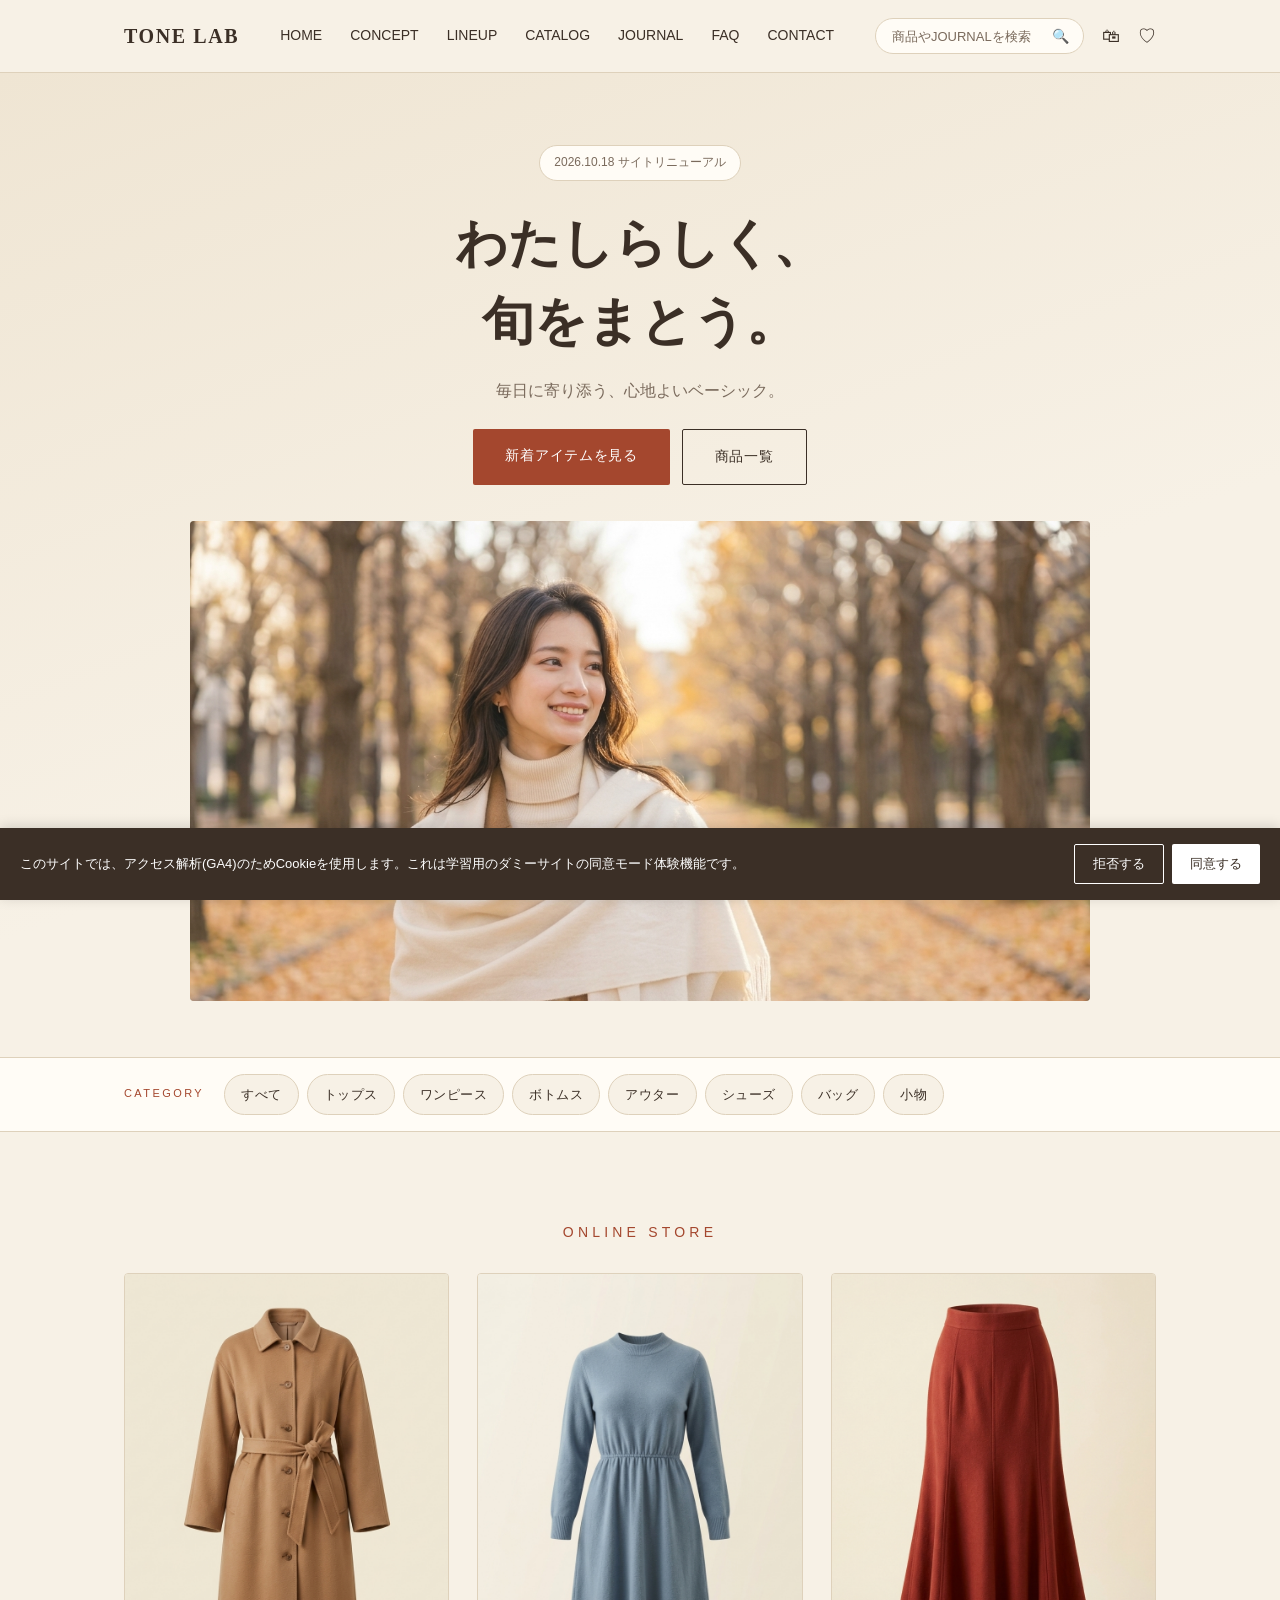
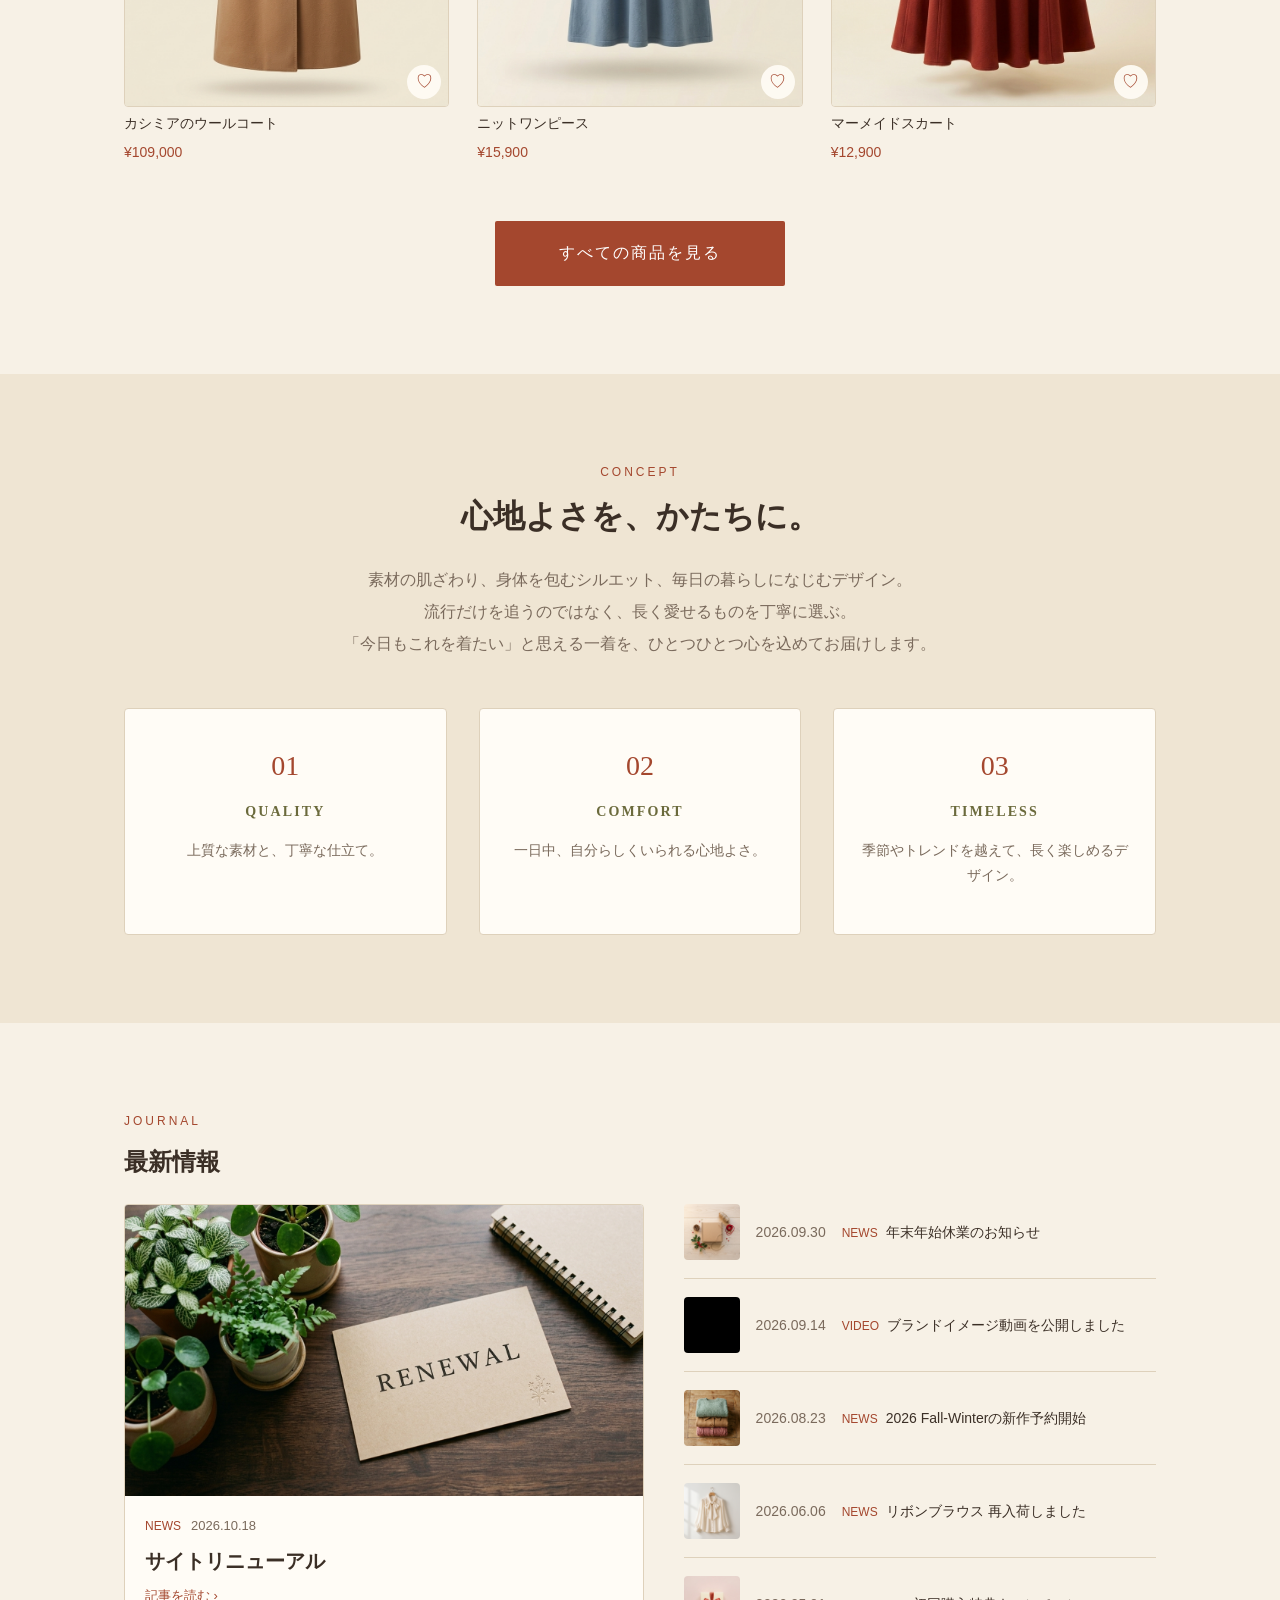
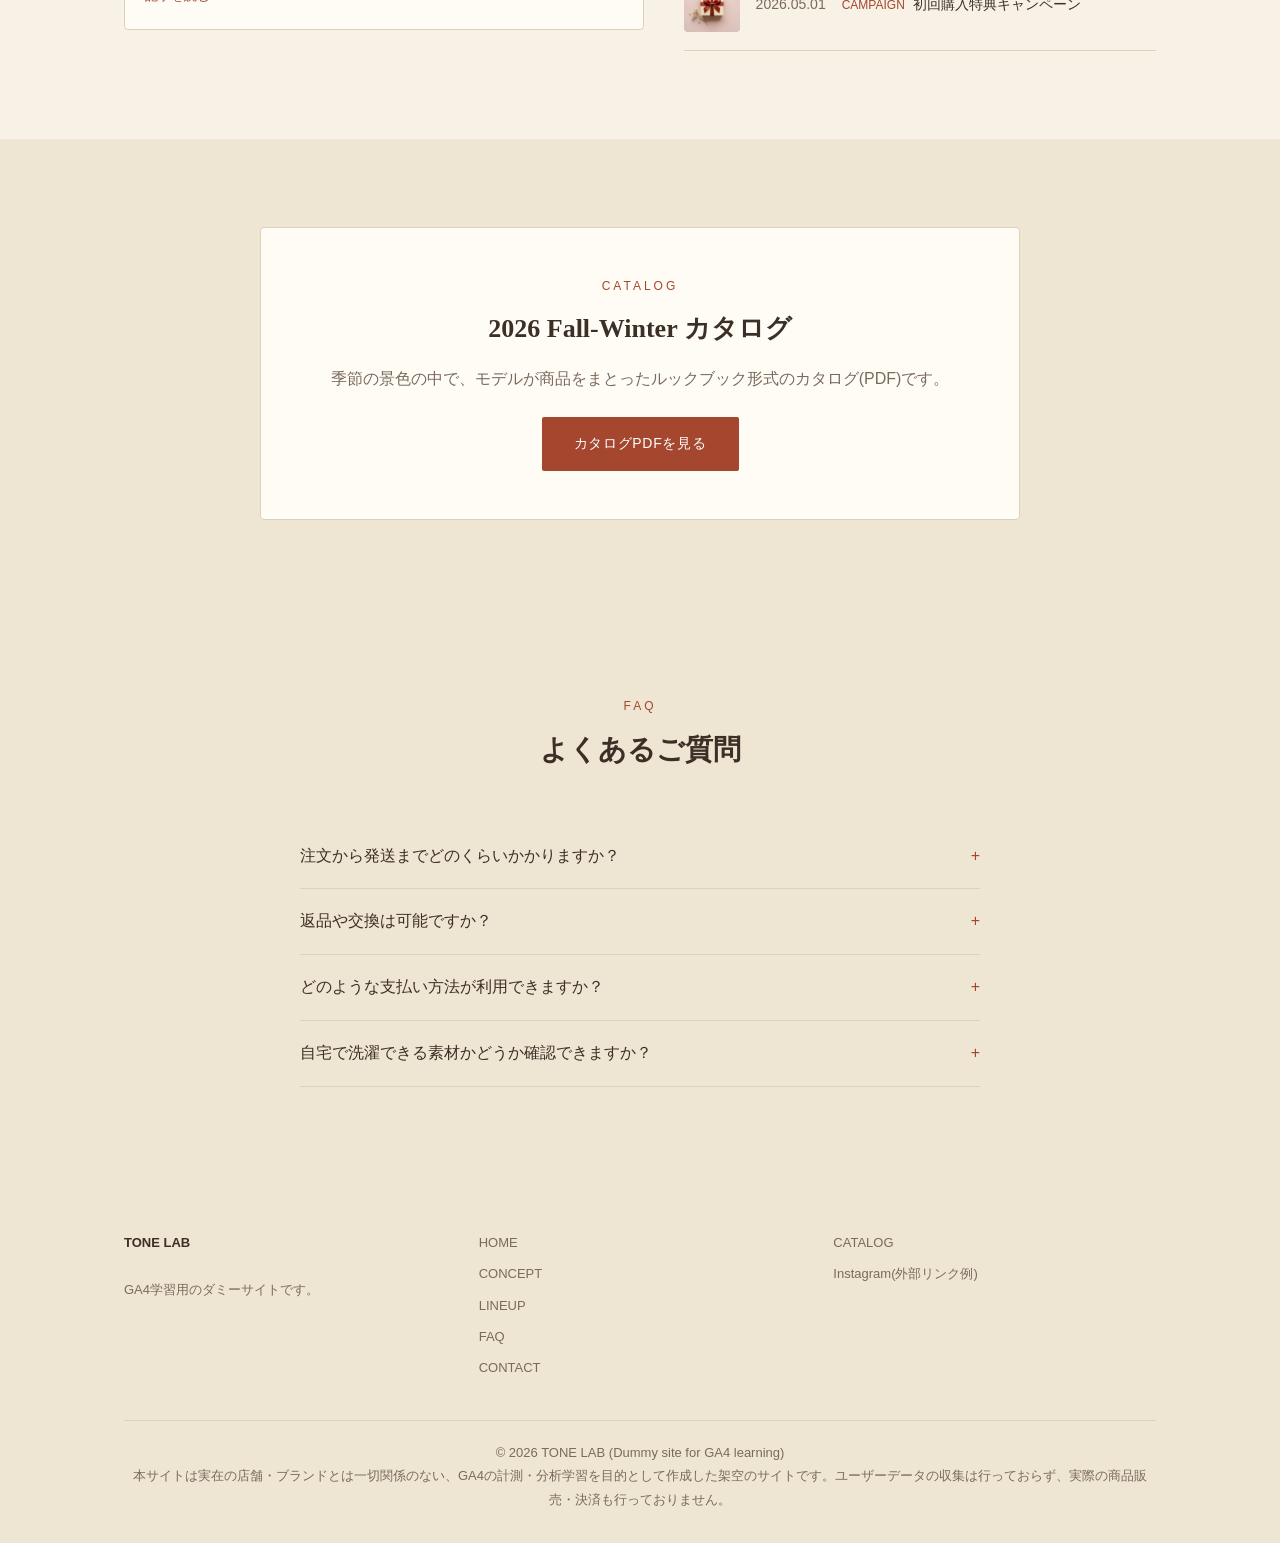
<file: index.html>
<!DOCTYPE html>
<html lang="ja">
<head>
<meta charset="UTF-8">
<meta name="viewport" content="width=device-width, initial-scale=1.0">
<title>TONE LAB - Dummy for GA4</title>
<link rel="icon" type="image/png" sizes="32x32" href="assets/images/favicon-32.png?v=2">
<link rel="icon" type="image/png" sizes="256x256" href="assets/images/favicon.png?v=2">
<link rel="shortcut icon" href="favicon.ico?v=2">
<link rel="apple-touch-icon" href="assets/images/apple-touch-icon.png?v=2">
<meta name="description" content="GA4の計測・分析練習用に作成したダミーサイトです。">
<meta name="robots" content="noindex, nofollow">
<meta http-equiv="Content-Security-Policy" content="default-src 'self'; script-src 'self' 'unsafe-inline' https://www.googletagmanager.com https://tagassistant.google.com; img-src 'self' data: https://www.googletagmanager.com https://*.google-analytics.com https://*.googletagmanager.com https://ssl.gstatic.com https://www.gstatic.com https://www.google.com https://www.google.co.jp https://i.ytimg.com; style-src 'self' 'unsafe-inline' https://fonts.googleapis.com; font-src https://fonts.gstatic.com; connect-src https://www.googletagmanager.com https://*.google-analytics.com https://*.analytics.google.com https://analytics.google.com https://stats.g.doubleclick.net; frame-src https://www.googletagmanager.com;">
<link rel="stylesheet" href="css/style.css">

<!-- ▼▼ 計測: Googleタグマネージャー (GTM-KVGTX6H4) ▼▼
     ・GA4(測定ID G-BQ4DZSXQY0)への送信は、GTMのタグが行います。このページからgtag.jsは直接読み込みません。
     ・同意モード(Consent Mode)の既定値は、GTMより先に宣言する必要があるため、この順番で置いています。 -->
<script>
  window.dataLayer = window.dataLayer || [];
  function gtag(){dataLayer.push(arguments);}
  // Consent Mode: 同意が得られるまでは既定で計測を制限しておく(過去に同意済みなら最初から granted)
  (function () {
    var c = "denied";
    try {
      var s = JSON.parse(localStorage.getItem("closetlab_consent_v1"));
      if (s && s.choice === "granted") c = "granted";
    } catch (e) {}
    gtag("consent", "default", {
      ad_storage: c,
      ad_user_data: c,
      ad_personalization: c,
      analytics_storage: c
    });
  })();
</script>
<!-- Google Tag Manager -->
<script>(function(w,d,s,l,i){w[l]=w[l]||[];w[l].push({'gtm.start':
new Date().getTime(),event:'gtm.js'});var f=d.getElementsByTagName(s)[0],
j=d.createElement(s),dl=l!='dataLayer'?'&l='+l:'';j.async=true;j.src=
'https://www.googletagmanager.com/gtm.js?id='+i+dl;f.parentNode.insertBefore(j,f);
})(window,document,'script','dataLayer','GTM-KVGTX6H4');</script>
<!-- End Google Tag Manager -->
<!-- ▲▲ ここまで ▲▲ -->

</head>
<body>
<!-- Google Tag Manager (noscript) -->
<noscript><iframe src="https://www.googletagmanager.com/ns.html?id=GTM-KVGTX6H4"
height="0" width="0" style="display:none;visibility:hidden"></iframe></noscript>
<!-- End Google Tag Manager (noscript) -->


<header class="site-header">
  <div class="container">
    <a href="index.html" class="logo">TONE LAB</a>
    <nav class="main-nav">
      <a href="index.html">HOME</a>
      <a href="index.html#concept">CONCEPT</a>
      <a href="products.html">LINEUP</a>
      <a href="assets/pdf/catalog.pdf">CATALOG</a>
      <a href="index.html#journal">JOURNAL</a>
      <a href="index.html#faq">FAQ</a>
      <a href="contact.html">CONTACT</a>
    </nav>
    <div class="header-actions">
      <div class="header-search">
        <form action="search.html" method="get">
          <input type="text" name="q" placeholder="商品やJOURNALを検索" aria-label="サイト内検索">
          <button type="submit" aria-label="検索">🔍</button>
        </form>
      </div>
      <a href="cart.html" class="cart-link" aria-label="カート">🛍 <span class="cart-badge" data-cart-badge>0</span></a>
      <a href="wishlist.html" class="cart-link" aria-label="お気に入り">♡ <span class="cart-badge" data-wishlist-badge>0</span></a>
      <button class="menu-btn" data-menu-btn aria-label="メニュー">☰</button>
    </div>
  </div>
  <div class="menu-panel" data-menu-panel>
    <a href="index.html">HOME</a>
    <a href="index.html#journal">JOURNAL</a>
    <a href="wishlist.html">お気に入り</a>
    <a href="products.html">LINEUP</a>
    <a href="assets/pdf/catalog.pdf">CATALOG</a>
    <a href="index.html#concept">CONCEPT</a>
    <a href="index.html#faq">FAQ</a>
    <a href="contact.html">CONTACT</a>
  </div>
</header>

<section class="hero">
  <div class="container">
    <a class="news-pill" href="journal.html?id=6" data-journal-id="6">2026.10.18 サイトリニューアル</a>
    <h1>わたしらしく、<br>旬をまとう。</h1>
    <p>毎日に寄り添う、心地よいベーシック。</p>
    <div class="hero-cta">
      <a class="btn" href="#new" id="cta-new">新着アイテムを見る</a>
      <a class="btn btn-outline" href="products.html" id="cta-all">商品一覧</a>
    </div>
    <div class="hero-visual">
      <img src="assets/images/hero.jpg" alt="TONE LAB 2026 Fall-Winter" onerror="this.remove()">
    </div>
  </div>
</section>

<nav class="cat-bar" aria-label="カテゴリから探す">
  <div class="container cat-bar-inner">
    <span class="cat-bar-label">CATEGORY</span>
    <div class="cat-chips" id="cat-chips"></div>
  </div>
</nav>

<section class="section" id="new">
  <div class="container">
    <div class="store-head">
      <span class="eyebrow">ONLINE STORE</span>
    </div>
    <div class="h-scroll h-scroll-3" id="row-new"><div class="mini-card"><div class="mini-thumb-wrap"><a class="mini-thumb" href="product.html?id=6" data-view-detail="6" aria-label="カシミアのウールコートの詳細を見る" style="background:#C49A6C"><img src="assets/images/product-6.jpg" alt="カシミアのウールコート" loading="lazy" onerror="this.remove()"></a><button type="button" class="mini-wish" data-quick-wish="6" aria-label="お気に入りに追加">♡</button></div><a class="mini-name" href="product.html?id=6" data-view-detail="6">カシミアのウールコート</a><div class="mini-price">¥109,000</div></div><div class="mini-card"><div class="mini-thumb-wrap"><a class="mini-thumb" href="product.html?id=7" data-view-detail="7" aria-label="ニットワンピースの詳細を見る" style="background:#8FA3B5"><img src="assets/images/product-7.jpg" alt="ニットワンピース" loading="lazy" onerror="this.remove()"></a><button type="button" class="mini-wish" data-quick-wish="7" aria-label="お気に入りに追加">♡</button></div><a class="mini-name" href="product.html?id=7" data-view-detail="7">ニットワンピース</a><div class="mini-price">¥15,900</div></div><div class="mini-card"><div class="mini-thumb-wrap"><a class="mini-thumb" href="product.html?id=2" data-view-detail="2" aria-label="マーメイドスカートの詳細を見る" style="background:#B5543A"><img src="assets/images/product-2.jpg" alt="マーメイドスカート" loading="lazy" onerror="this.remove()"></a><button type="button" class="mini-wish" data-quick-wish="2" aria-label="お気に入りに追加">♡</button></div><a class="mini-name" href="product.html?id=2" data-view-detail="2">マーメイドスカート</a><div class="mini-price">¥12,900</div></div></div>
    <div class="center store-more"><a href="products.html" class="btn btn-lg" id="all-products-link">すべての商品を見る</a></div>
  </div>
</section>

<section class="section section-alt" id="concept">
  <div class="container">
    <div class="concept-lead">
      <span class="eyebrow">CONCEPT</span>
      <h2>心地よさを、かたちに。</h2>
      <p>
        素材の肌ざわり、身体を包むシルエット、毎日の暮らしになじむデザイン。<br>
        流行だけを追うのではなく、長く愛せるものを丁寧に選ぶ。<br>
        「今日もこれを着たい」と思える一着を、ひとつひとつ心を込めてお届けします。
      </p>
    </div>
    <div class="pillars pillars-cards">
      <div class="pillar"><span class="pillar-no">01</span><h3>QUALITY</h3><p>上質な素材と、丁寧な仕立て。</p></div>
      <div class="pillar"><span class="pillar-no">02</span><h3>COMFORT</h3><p>一日中、自分らしくいられる心地よさ。</p></div>
      <div class="pillar"><span class="pillar-no">03</span><h3>TIMELESS</h3><p>季節やトレンドを越えて、長く楽しめるデザイン。</p></div>
    </div>
  </div>
</section>

<section class="section" id="journal">
  <div class="container">
    <div class="row-head">
      <div><span class="eyebrow">JOURNAL</span><h2>最新情報</h2></div>
    </div>
    <div class="journal-wrap">
      <div id="journal-featured"></div>
      <div class="journal-list" id="journal-list"></div>
    </div>
  </div>
</section>

<section class="section section-alt" id="catalog">
  <div class="container">
    <div class="catalog-banner">
      <span class="eyebrow">CATALOG</span>
      <h2>2026 Fall-Winter カタログ</h2>
      <p>季節の景色の中で、モデルが商品をまとったルックブック形式のカタログ(PDF)です。</p>
      <a class="btn" href="assets/pdf/catalog.pdf">カタログPDFを見る</a>
    </div>
  </div>
</section>

<section class="section section-alt" id="faq">
  <div class="container">
    <div class="section-head">
      <span class="eyebrow">FAQ</span>
      <h2>よくあるご質問</h2>
    </div>
    <div class="faq-list">
      <details class="faq-item"><summary>注文から発送までどのくらいかかりますか？</summary><p>ご注文完了後、通常1〜3営業日以内に発送いたします。</p></details>
      <details class="faq-item"><summary>返品や交換は可能ですか？</summary><p>商品到着後7日以内であれば、未使用品に限り交換・返品を承ります。</p></details>
      <details class="faq-item"><summary>どのような支払い方法が利用できますか？</summary><p>クレジットカード、あと払い、代金引換がご利用いただけます(本サイトはテスト用のため実決済は発生しません)。</p></details>
      <details class="faq-item"><summary>自宅で洗濯できる素材かどうか確認できますか？</summary><p>各商品ページの詳細欄にてご確認いただけます。</p></details>
    </div>
  </div>
</section>

<footer class="site-footer">
  <div class="container">
    <div class="footer-grid">
      <div>
        <strong style="color:var(--text)">TONE LAB</strong><br><br>
        GA4学習用のダミーサイトです。
      </div>
      <div>
        <a href="index.html">HOME</a>
        <a href="index.html#concept">CONCEPT</a>
        <a href="products.html">LINEUP</a>
        <a href="index.html#faq">FAQ</a>
        <a href="contact.html">CONTACT</a>
      </div>
      <div>
        <a href="assets/pdf/catalog.pdf">CATALOG</a>
        <a href="https://www.instagram.com/">Instagram(外部リンク例)</a>
      </div>
    </div>
    <div class="footer-bottom">
      © 2026 TONE LAB (Dummy site for GA4 learning)<br>
      本サイトは実在の店舗・ブランドとは一切関係のない、GA4の計測・分析学習を目的として作成した架空のサイトです。ユーザーデータの収集は行っておらず、実際の商品販売・決済も行っておりません。
    </div>
  </div>
</footer>

<script src="js/products.js"></script>
<script src="js/journal.js"></script>
<script src="js/cart.js"></script>
<script src="js/wishlist.js"></script>
<script src="js/analytics.js"></script>
<script src="js/consent.js"></script>
<script src="js/main.js"></script>
<script>
// ============================================================
// 商品カード一覧の共通処理(トップページ・商品一覧ページ共通)
// initProductGrid({ gridId, listName, products, filterId })
//   ・商品カードを描画し、view_item_list を送る
//   ・商品画像/商品名/「詳細を見る」のどれを押しても、商品詳細ページへ移動(select_item を送る)
//   ・filterId を渡すと、カテゴリ絞り込みボタンを作る(filter_select を送る)
// ============================================================
function initProductGrid(opts) {
  const grid = document.getElementById(opts.gridId);
  const filterEl = opts.filterId ? document.getElementById(opts.filterId) : null;
  let currentCategory = "ALL";

  function listNameFor(cat) {
    return cat === "ALL" ? opts.listName : opts.listName + "(" + cat + ")";
  }

  function render(cat) {
    currentCategory = cat;
    const items = cat === "ALL" ? opts.products : opts.products.filter(function (p) { return p.category === cat; });
    grid.innerHTML = items.map(function (p) {
      const href = 'product.html?id=' + p.id;
      return '<div class="product-card">' +
        '<a class="product-thumb" href="' + href + '" data-view-detail="' + p.id + '" aria-label="' + p.name + 'の詳細を見る" style="background:' + p.color + '"><img src="' + p.image + '" alt="' + p.name + '" onerror="this.remove()"></a>' +
        '<div class="product-body">' +
          '<span class="product-cat">' + p.category + '</span>' +
          '<h3><a class="product-name-link" href="' + href + '" data-view-detail="' + p.id + '">' + p.name + '</a></h3>' +
          '<div class="product-price">¥' + p.price.toLocaleString() + '</div>' +
          '<p class="product-desc">' + p.desc + '</p>' +
          '<div class="product-actions">' +
            '<a class="btn-outline btn" href="' + href + '" data-view-detail="' + p.id + '">詳細を見る</a>' +
            '<button class="btn" data-quick-add="' + p.id + '">カートに追加</button>' +
            '<button class="btn-outline btn" data-quick-wish="' + p.id + '" style="flex:0 0 auto; padding:10px 14px">' + (isInWishlist(p.id) ? '♥' : '♡') + '</button>' +
          '</div>' +
        '</div>' +
      '</div>';
    }).join("");
    if (filterEl) {
      filterEl.querySelectorAll("button").forEach(function (b) {
        b.classList.toggle("is-active", b.getAttribute("data-cat") === cat);
      });
    }
    trackViewItemList(items, listNameFor(cat));
  }

  if (filterEl) {
    filterEl.innerHTML = ["ALL"].concat(PRODUCT_CATEGORIES).map(function (c) {
      return '<button type="button" data-cat="' + c + '">' + (c === "ALL" ? "すべて" : c) + '</button>';
    }).join("");
    filterEl.addEventListener("click", function (e) {
      const btn = e.target.closest("button[data-cat]");
      if (!btn) return;
      const cat = btn.getAttribute("data-cat");
      if (cat === currentCategory) return;
      sendEvent("filter_select", { filter_name: "category", filter_value: cat });
      render(cat);
    });
  }

  grid.addEventListener("click", function (e) {
    const detailLink = e.target.closest("[data-view-detail]");
    if (detailLink) {
      const p = getProductById(detailLink.getAttribute("data-view-detail"));
      trackSelectItem(p, listNameFor(currentCategory));
    }
    const quickAdd = e.target.closest("[data-quick-add]");
    if (quickAdd) {
      const p = getProductById(quickAdd.getAttribute("data-quick-add"));
      const variant = p.colors[0] + " / " + p.sizes[Math.min(1, p.sizes.length - 1)];
      addToCart(p, 1, variant);
      trackAddToCart(p, 1, variant);
      quickAdd.textContent = "追加しました";
      setTimeout(function () { quickAdd.textContent = "カートに追加"; }, 1200);
    }
    const quickWish = e.target.closest("[data-quick-wish]");
    if (quickWish) {
      const p = getProductById(quickWish.getAttribute("data-quick-wish"));
      const added = toggleWishlist(p);
      if (added) trackAddToWishlist(p);
      quickWish.textContent = added ? "♥" : "♡";
    }
  });

  // ?cat=アウター のように、カテゴリを指定して開けるようにする
  let initial = "ALL";
  try {
    const q = new URLSearchParams(location.search).get("cat");
    if (q && PRODUCT_CATEGORIES.indexOf(q) !== -1) initial = q;
  } catch (e) {}
  render(initial);
}

// ------------------------------------------------------------
// トップページ用: 横にスクロールできるコンパクトな商品カード列(GU風)
// initMiniRow({ rootId, listName, products, rank })  rank:true で順位バッジを付ける
// ------------------------------------------------------------
function initMiniRow(opts) {
  const root = document.getElementById(opts.rootId);
  root.innerHTML = opts.products.map(function (p, i) {
    const href = 'product.html?id=' + p.id;
    return '<div class="mini-card">' +
      '<div class="mini-thumb-wrap">' +
        '<a class="mini-thumb" href="' + href + '" data-view-detail="' + p.id + '" aria-label="' + p.name + 'の詳細を見る" style="background:' + p.color + '"><img src="' + p.image + '" alt="' + p.name + '" loading="lazy" onerror="this.remove()"></a>' +
        (opts.rank ? '<span class="mini-rank">' + (i + 1) + '</span>' : '') +
        '<button type="button" class="mini-wish" data-quick-wish="' + p.id + '" aria-label="お気に入りに追加">' + (isInWishlist(p.id) ? '♥' : '♡') + '</button>' +
      '</div>' +
      '<a class="mini-name" href="' + href + '" data-view-detail="' + p.id + '">' + p.name + '</a>' +
      '<div class="mini-price">¥' + p.price.toLocaleString() + '</div>' +
    '</div>';
  }).join("");

  trackViewItemList(opts.products, opts.listName);

  root.addEventListener("click", function (e) {
    const detail = e.target.closest("[data-view-detail]");
    if (detail) {
      trackSelectItem(getProductById(detail.getAttribute("data-view-detail")), opts.listName);
    }
    const wish = e.target.closest("[data-quick-wish]");
    if (wish) {
      const p = getProductById(wish.getAttribute("data-quick-wish"));
      const added = toggleWishlist(p);
      if (added) trackAddToWishlist(p);
      wish.textContent = added ? "♥" : "♡";
    }
  });
}


</script>
<script>
  // ---------- カテゴリ: 商品は載せず、各カテゴリの商品一覧へジャンプするだけ ----------
  const chipEl = document.getElementById("cat-chips");
  chipEl.innerHTML = '<a class="cat-chip" href="products.html" data-cat-tile="ALL">すべて</a>' +
    PRODUCT_CATEGORIES.map(function (c) {
      return '<a class="cat-chip" href="products.html?cat=' + encodeURIComponent(c) + '" data-cat-tile="' + c + '">' + c + '</a>';
    }).join("");
  chipEl.addEventListener("click", function (e) {
    const chip = e.target.closest("[data-cat-tile]");
    if (chip) sendEvent("select_content", { content_type: "category", item_id: chip.getAttribute("data-cat-tile"), content_title: chip.textContent.trim() });
  });

  // ---------- 新着アイテム(カテゴリの違う3点: アウター / ワンピース / ボトムス) ----------
  const NEW_IDS = ["6", "7", "2"];
  initMiniRow({ rootId: "row-new", listName: "トップページ 新着", products: NEW_IDS.map(getProductById) });

  // ---------- Journal(最新1件を大きく、残りは一覧。記事データは js/journal.js) ----------
  const latest = JOURNAL_POSTS[0];
  document.getElementById("journal-featured").innerHTML =
    '<a class="journal-feature" data-journal-id="' + latest.id + '" href="journal.html?id=' + latest.id + '">' +
      '<span class="journal-feature-img" style="background:' + (latest.videoId ? '#000' : latest.color) + '"><img src="' + journalThumbUrl(latest) + '" alt="" onerror="this.remove()"></span>' +
      '<span class="journal-feature-body">' +
        '<span><span class="journal-tag">' + latest.tag + '</span><span class="journal-date">' + latest.date + '</span></span>' +
        '<strong>' + latest.title + '</strong>' +
        '<span class="journal-feature-more">記事を読む ›</span>' +
      '</span>' +
    '</a>';
  document.getElementById("journal-list").innerHTML = JOURNAL_POSTS.slice(1).map(function (post) {
    return '<a class="journal-item" data-journal-id="' + post.id + '" href="journal.html?id=' + post.id + '">' +
      '<span class="journal-thumb" style="background:' + (post.videoId ? '#000' : post.color) + '"><img src="' + journalThumbUrl(post) + '" alt="" style="object-position:' + (post.thumbPos || '50% 50%') + '" onerror="this.remove()"></span>' +
      '<span class="journal-date">' + post.date + '</span>' +
      '<span><span class="journal-tag">' + post.tag + '</span>' + post.title + '</span>' +
    '</a>';
  }).join("");

  // Journal一覧・最新ニュースのクリック計測(記事詳細へ遷移する前にイベント送信)
  document.addEventListener("click", function (e) {
    const item = e.target.closest("[data-journal-id]");
    if (item) {
      sendEvent("select_content", {
        content_type: "journal",
        item_id: item.getAttribute("data-journal-id"),
        content_title: item.textContent.trim()
      });
    }
  });
</script>
</body>
</html>
</file>
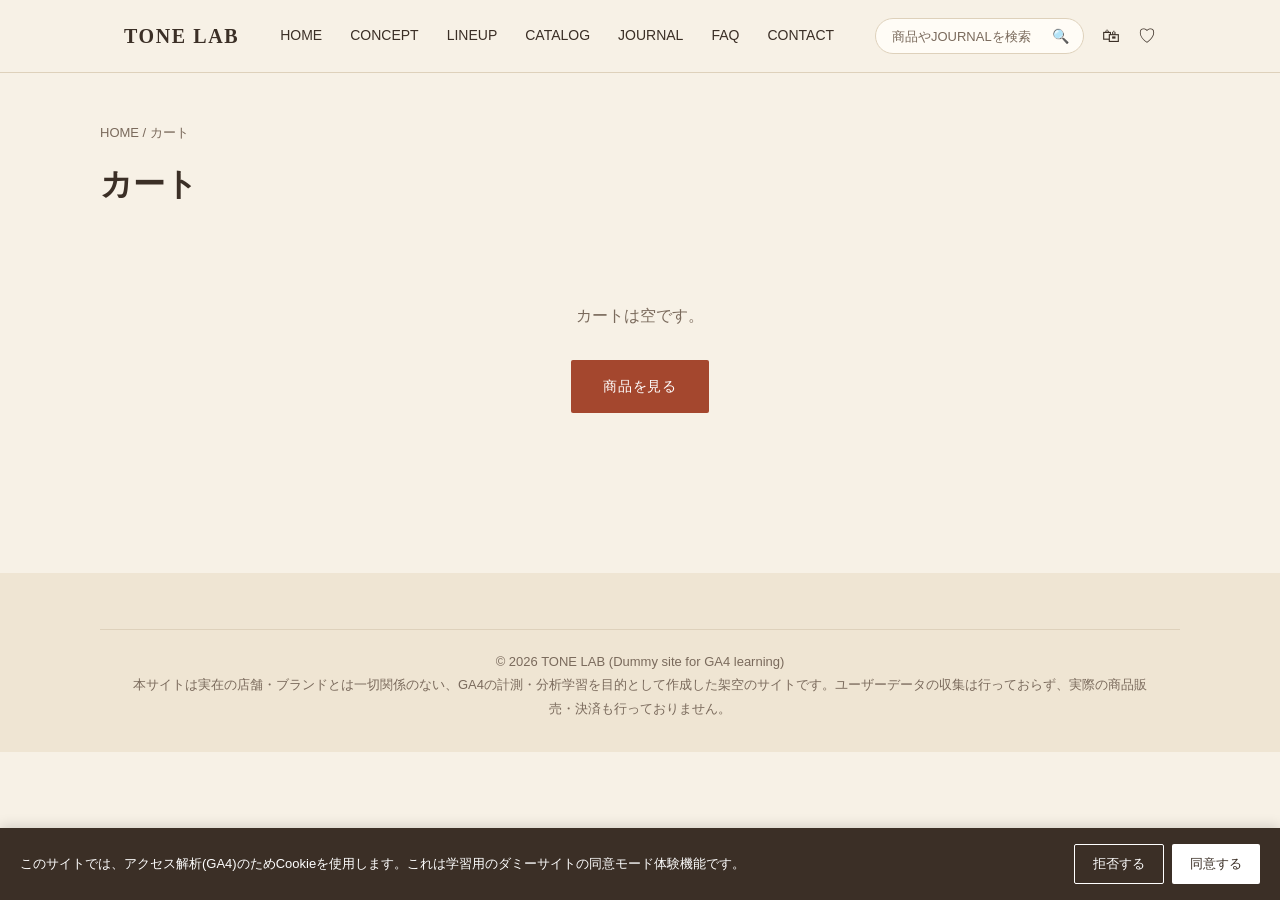
<file: cart.html>
<!DOCTYPE html>
<html lang="ja">
<head>
<meta charset="UTF-8">
<meta name="viewport" content="width=device-width, initial-scale=1.0">
<title>カート | TONE LAB - Dummy for GA4</title>
<link rel="icon" type="image/png" sizes="32x32" href="assets/images/favicon-32.png?v=2">
<link rel="icon" type="image/png" sizes="256x256" href="assets/images/favicon.png?v=2">
<link rel="shortcut icon" href="favicon.ico?v=2">
<link rel="apple-touch-icon" href="assets/images/apple-touch-icon.png?v=2">
<meta name="robots" content="noindex, nofollow">
<meta http-equiv="Content-Security-Policy" content="default-src 'self'; script-src 'self' 'unsafe-inline' https://www.googletagmanager.com https://tagassistant.google.com; img-src 'self' data: https://www.googletagmanager.com https://*.google-analytics.com https://*.googletagmanager.com https://ssl.gstatic.com https://www.gstatic.com https://www.google.com https://www.google.co.jp; style-src 'self' 'unsafe-inline' https://fonts.googleapis.com; font-src https://fonts.gstatic.com; connect-src https://www.googletagmanager.com https://*.google-analytics.com https://*.analytics.google.com https://analytics.google.com https://stats.g.doubleclick.net; frame-src https://www.googletagmanager.com;">
<link rel="stylesheet" href="css/style.css">

<!-- ▼▼ 計測: Googleタグマネージャー (GTM-KVGTX6H4) ▼▼
     ・GA4(測定ID G-BQ4DZSXQY0)への送信は、GTMのタグが行います。このページからgtag.jsは直接読み込みません。
     ・同意モード(Consent Mode)の既定値は、GTMより先に宣言する必要があるため、この順番で置いています。 -->
<script>
  window.dataLayer = window.dataLayer || [];
  function gtag(){dataLayer.push(arguments);}
  // Consent Mode: 同意が得られるまでは既定で計測を制限しておく(過去に同意済みなら最初から granted)
  (function () {
    var c = "denied";
    try {
      var s = JSON.parse(localStorage.getItem("closetlab_consent_v1"));
      if (s && s.choice === "granted") c = "granted";
    } catch (e) {}
    gtag("consent", "default", {
      ad_storage: c,
      ad_user_data: c,
      ad_personalization: c,
      analytics_storage: c
    });
  })();
</script>
<!-- Google Tag Manager -->
<script>(function(w,d,s,l,i){w[l]=w[l]||[];w[l].push({'gtm.start':
new Date().getTime(),event:'gtm.js'});var f=d.getElementsByTagName(s)[0],
j=d.createElement(s),dl=l!='dataLayer'?'&l='+l:'';j.async=true;j.src=
'https://www.googletagmanager.com/gtm.js?id='+i+dl;f.parentNode.insertBefore(j,f);
})(window,document,'script','dataLayer','GTM-KVGTX6H4');</script>
<!-- End Google Tag Manager -->
<!-- ▲▲ ここまで ▲▲ -->

</head>
<body>
<!-- Google Tag Manager (noscript) -->
<noscript><iframe src="https://www.googletagmanager.com/ns.html?id=GTM-KVGTX6H4"
height="0" width="0" style="display:none;visibility:hidden"></iframe></noscript>
<!-- End Google Tag Manager (noscript) -->


<header class="site-header">
  <div class="container">
    <a href="index.html" class="logo">TONE LAB</a>
    <nav class="main-nav">
      <a href="index.html">HOME</a>
      <a href="index.html#concept">CONCEPT</a>
      <a href="products.html">LINEUP</a>
      <a href="assets/pdf/catalog.pdf">CATALOG</a>
      <a href="index.html#journal">JOURNAL</a>
      <a href="index.html#faq">FAQ</a>
      <a href="contact.html">CONTACT</a>
    </nav>
    <div class="header-actions">
      <div class="header-search">
        <form action="search.html" method="get">
          <input type="text" name="q" placeholder="商品やJOURNALを検索" aria-label="サイト内検索">
          <button type="submit" aria-label="検索">🔍</button>
        </form>
      </div>
      <a href="cart.html" class="cart-link" aria-label="カート">🛍 <span class="cart-badge" data-cart-badge>0</span></a>
      <a href="wishlist.html" class="cart-link" aria-label="お気に入り">♡ <span class="cart-badge" data-wishlist-badge>0</span></a>
      <button class="menu-btn" data-menu-btn aria-label="メニュー">☰</button>
    </div>
  </div>
  <div class="menu-panel" data-menu-panel>
    <a href="index.html">HOME</a>
    <a href="index.html#journal">JOURNAL</a>
    <a href="wishlist.html">お気に入り</a>
    <a href="products.html">LINEUP</a>
    <a href="assets/pdf/catalog.pdf">CATALOG</a>
    <a href="index.html#concept">CONCEPT</a>
    <a href="index.html#faq">FAQ</a>
    <a href="contact.html">CONTACT</a>
  </div>
</header>

<div class="container page-header">
  <div class="breadcrumb"><a href="index.html">HOME</a> / カート</div>
  <h1>カート</h1>
</div>

<div class="container" style="padding-bottom:96px">
  <div id="cart-root"></div>
</div>

<footer class="site-footer">
  <div class="container footer-bottom">
    © 2026 TONE LAB (Dummy site for GA4 learning)<br>
    本サイトは実在の店舗・ブランドとは一切関係のない、GA4の計測・分析学習を目的として作成した架空のサイトです。ユーザーデータの収集は行っておらず、実際の商品販売・決済も行っておりません。
  </div>
</footer>

<script src="js/products.js"></script>
<script src="js/cart.js"></script>
<script src="js/wishlist.js"></script>
<script src="js/analytics.js"></script>
<script src="js/consent.js"></script>
<script src="js/main.js"></script>
<script>
  function render() {
    const cart = getCart();
    const root = document.getElementById("cart-root");
    if (cart.length === 0) {
      root.innerHTML = '<div class="empty-state">カートは空です。<br><br><a href="products.html" class="btn">商品を見る</a></div>';
      return;
    }
    let rows = cart.map(function (c, index) {
      return '<tr data-row="' + index + '">' +
        '<td>' + c.name + (c.variant ? '<br><span style="color:var(--text-soft);font-size:12px">' + c.variant + '</span>' : '') + '</td>' +
        '<td>¥' + c.price.toLocaleString() + '</td>' +
        '<td><input type="number" min="1" max="10" value="' + c.qty + '" data-qty-input="' + index + '" style="width:56px"></td>' +
        '<td>¥' + (c.price * c.qty).toLocaleString() + '</td>' +
        '<td><button data-remove="' + index + '" class="btn-outline btn" style="padding:6px 10px;font-size:12px">削除</button></td>' +
        '</tr>';
    }).join("");

    const total = cartTotal(cart);

    root.innerHTML =
      '<table class="cart-table"><thead><tr><th>商品</th><th>単価</th><th>数量</th><th>小計</th><th></th></tr></thead><tbody>' + rows + '</tbody></table>' +
      '<div class="cart-summary">' +
        '<div class="summary-row"><span>商品合計</span><span>¥' + total.toLocaleString() + '</span></div>' +
        '<div class="summary-row total"><span>合計</span><span>¥' + total.toLocaleString() + '</span></div>' +
        '<button class="btn btn-block" id="checkout-btn" style="margin-top:20px">購入手続きへ進む</button>' +
      '</div>';

    document.getElementById("checkout-btn").addEventListener("click", function () {
      trackBeginCheckout(getCart());
      location.href = "checkout.html";
    });
  }

  render();

  const cart = getCart();
  if (cart.length > 0) {
    trackViewCart(cart);
  }

  document.getElementById("cart-root").addEventListener("change", function (e) {
    const qtyInput = e.target.closest("[data-qty-input]");
    if (qtyInput) {
      const index = parseInt(qtyInput.getAttribute("data-qty-input"));
      updateQuantityAt(index, parseInt(qtyInput.value || 1));
      render();
    }
  });

  document.getElementById("cart-root").addEventListener("click", function (e) {
    const removeBtn = e.target.closest("[data-remove]");
    if (removeBtn) {
      const index = parseInt(removeBtn.getAttribute("data-remove"));
      const item = getCart()[index];
      if (item) trackRemoveFromCart({ sku: item.sku, name: item.name, category: item.category, price: item.price }, item.qty);
      removeFromCartAt(index);
      render();
    }
  });
</script>
</body>
</html>
</file>
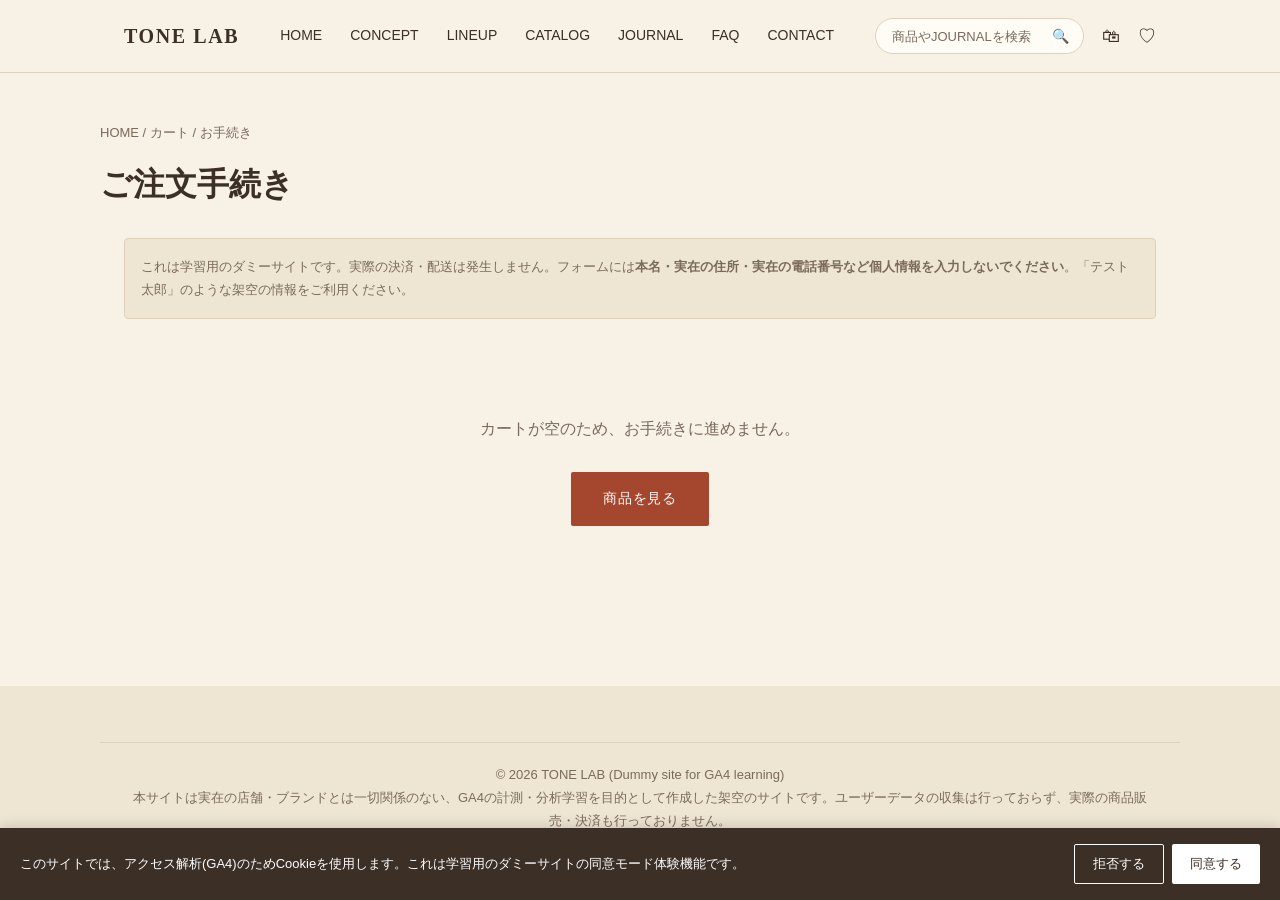
<file: checkout.html>
<!DOCTYPE html>
<html lang="ja">
<head>
<meta charset="UTF-8">
<meta name="viewport" content="width=device-width, initial-scale=1.0">
<title>お手続き | TONE LAB - Dummy for GA4</title>
<link rel="icon" type="image/png" sizes="32x32" href="assets/images/favicon-32.png?v=2">
<link rel="icon" type="image/png" sizes="256x256" href="assets/images/favicon.png?v=2">
<link rel="shortcut icon" href="favicon.ico?v=2">
<link rel="apple-touch-icon" href="assets/images/apple-touch-icon.png?v=2">
<meta name="robots" content="noindex, nofollow">
<meta http-equiv="Content-Security-Policy" content="default-src 'self'; script-src 'self' 'unsafe-inline' https://www.googletagmanager.com https://tagassistant.google.com; img-src 'self' data: https://www.googletagmanager.com https://*.google-analytics.com https://*.googletagmanager.com https://ssl.gstatic.com https://www.gstatic.com https://www.google.com https://www.google.co.jp; style-src 'self' 'unsafe-inline' https://fonts.googleapis.com; font-src https://fonts.gstatic.com; connect-src https://www.googletagmanager.com https://*.google-analytics.com https://*.analytics.google.com https://analytics.google.com https://stats.g.doubleclick.net; frame-src https://www.googletagmanager.com;">
<link rel="stylesheet" href="css/style.css">

<!-- ▼▼ 計測: Googleタグマネージャー (GTM-KVGTX6H4) ▼▼
     ・GA4(測定ID G-BQ4DZSXQY0)への送信は、GTMのタグが行います。このページからgtag.jsは直接読み込みません。
     ・同意モード(Consent Mode)の既定値は、GTMより先に宣言する必要があるため、この順番で置いています。 -->
<script>
  window.dataLayer = window.dataLayer || [];
  function gtag(){dataLayer.push(arguments);}
  // Consent Mode: 同意が得られるまでは既定で計測を制限しておく(過去に同意済みなら最初から granted)
  (function () {
    var c = "denied";
    try {
      var s = JSON.parse(localStorage.getItem("closetlab_consent_v1"));
      if (s && s.choice === "granted") c = "granted";
    } catch (e) {}
    gtag("consent", "default", {
      ad_storage: c,
      ad_user_data: c,
      ad_personalization: c,
      analytics_storage: c
    });
  })();
</script>
<!-- Google Tag Manager -->
<script>(function(w,d,s,l,i){w[l]=w[l]||[];w[l].push({'gtm.start':
new Date().getTime(),event:'gtm.js'});var f=d.getElementsByTagName(s)[0],
j=d.createElement(s),dl=l!='dataLayer'?'&l='+l:'';j.async=true;j.src=
'https://www.googletagmanager.com/gtm.js?id='+i+dl;f.parentNode.insertBefore(j,f);
})(window,document,'script','dataLayer','GTM-KVGTX6H4');</script>
<!-- End Google Tag Manager -->
<!-- ▲▲ ここまで ▲▲ -->

</head>
<body>
<!-- Google Tag Manager (noscript) -->
<noscript><iframe src="https://www.googletagmanager.com/ns.html?id=GTM-KVGTX6H4"
height="0" width="0" style="display:none;visibility:hidden"></iframe></noscript>
<!-- End Google Tag Manager (noscript) -->


<header class="site-header">
  <div class="container">
    <a href="index.html" class="logo">TONE LAB</a>
    <nav class="main-nav">
      <a href="index.html">HOME</a>
      <a href="index.html#concept">CONCEPT</a>
      <a href="products.html">LINEUP</a>
      <a href="assets/pdf/catalog.pdf">CATALOG</a>
      <a href="index.html#journal">JOURNAL</a>
      <a href="index.html#faq">FAQ</a>
      <a href="contact.html">CONTACT</a>
    </nav>
    <div class="header-actions">
      <div class="header-search">
        <form action="search.html" method="get">
          <input type="text" name="q" placeholder="商品やJOURNALを検索" aria-label="サイト内検索">
          <button type="submit" aria-label="検索">🔍</button>
        </form>
      </div>
      <a href="cart.html" class="cart-link" aria-label="カート">🛍 <span class="cart-badge" data-cart-badge>0</span></a>
      <a href="wishlist.html" class="cart-link" aria-label="お気に入り">♡ <span class="cart-badge" data-wishlist-badge>0</span></a>
      <button class="menu-btn" data-menu-btn aria-label="メニュー">☰</button>
    </div>
  </div>
  <div class="menu-panel" data-menu-panel>
    <a href="index.html">HOME</a>
    <a href="index.html#journal">JOURNAL</a>
    <a href="wishlist.html">お気に入り</a>
    <a href="products.html">LINEUP</a>
    <a href="assets/pdf/catalog.pdf">CATALOG</a>
    <a href="index.html#concept">CONCEPT</a>
    <a href="index.html#faq">FAQ</a>
    <a href="contact.html">CONTACT</a>
  </div>
</header>

<div class="container page-header">
  <div class="breadcrumb"><a href="index.html">HOME</a> / <a href="cart.html">カート</a> / お手続き</div>
  <h1>ご注文手続き</h1>
</div>

<div class="container" style="padding-bottom:96px">
  <div class="notice-box">
    これは学習用のダミーサイトです。実際の決済・配送は発生しません。フォームには<strong>本名・実在の住所・実在の電話番号など個人情報を入力しないでください</strong>。「テスト太郎」のような架空の情報をご利用ください。
  </div>

  <div id="checkout-root"></div>
</div>

<footer class="site-footer">
  <div class="container footer-bottom">
    © 2026 TONE LAB (Dummy site for GA4 learning)<br>
    本サイトは実在の店舗・ブランドとは一切関係のない、GA4の計測・分析学習を目的として作成した架空のサイトです。ユーザーデータの収集は行っておらず、実際の商品販売・決済も行っておりません。
  </div>
</footer>

<script src="js/products.js"></script>
<script src="js/cart.js"></script>
<script src="js/wishlist.js"></script>
<script src="js/analytics.js"></script>
<script src="js/consent.js"></script>
<script src="js/main.js"></script>
<script>
  const cart = getCart();
  const root = document.getElementById("checkout-root");

  if (cart.length === 0) {
    root.innerHTML = '<div class="empty-state">カートが空のため、お手続きに進めません。<br><br><a href="products.html" class="btn">商品を見る</a></div>';
  } else {
    const total = cartTotal(cart);
    root.innerHTML =
      '<form class="form-block" id="checkout-form">' +
        '<div class="form-group"><label>お名前(ダミー)</label><input type="text" placeholder="テスト 太郎" required></div>' +
        '<div class="form-group"><label>お届け先(ダミー・実在の住所は入力しないでください)</label><input type="text" placeholder="テスト県テスト市テスト町0-0-0" required></div>' +

        '<div class="form-group">' +
          '<label>配送方法</label>' +
          '<div class="radio-group">' +
            '<label class="radio-option"><input type="radio" name="shipping" value="standard" checked> 通常配送(無料・3〜5日)</label>' +
            '<label class="radio-option"><input type="radio" name="shipping" value="express"> お急ぎ便(¥500・翌日)</label>' +
          '</div>' +
        '</div>' +

        '<div class="form-group">' +
          '<label>お支払い方法</label>' +
          '<div class="radio-group">' +
            '<label class="radio-option"><input type="radio" name="payment" value="credit_card" checked> クレジットカード</label>' +
            '<label class="radio-option"><input type="radio" name="payment" value="cod"> 代金引換</label>' +
          '</div>' +
        '</div>' +

        '<div class="form-group">' +
          '<label>クーポンコード(お持ちの方のみ・お試し用: WELCOME10)</label>' +
          '<div style="display:flex; gap:8px">' +
            '<input type="text" id="coupon-input" placeholder="クーポンコードを入力" style="flex:1">' +
            '<button type="button" id="coupon-apply" class="btn-outline btn" style="flex-shrink:0">適用</button>' +
          '</div>' +
          '<p id="coupon-message" style="font-size:12px; margin-top:6px; color:var(--text-soft)"></p>' +
        '</div>' +

        '<div class="cart-summary" style="margin:0 0 24px">' +
          '<div class="summary-row"><span>商品合計</span><span>¥' + total.toLocaleString() + '</span></div>' +
          '<div class="summary-row" id="discount-row" style="display:none"><span>クーポン割引</span><span id="discount-amount">−¥0</span></div>' +
          '<div class="summary-row" id="shipping-fee-row"><span>送料</span><span id="shipping-fee">¥0</span></div>' +
          '<div class="summary-row total"><span>合計</span><span id="grand-total">¥' + total.toLocaleString() + '</span></div>' +
        '</div>' +

        '<button type="submit" class="btn btn-block">注文を確定する(ダミー)</button>' +
      '</form>';

    const form = document.getElementById("checkout-form");
    const shippingFeeEl = document.getElementById("shipping-fee");
    const grandTotalEl = document.getElementById("grand-total");
    const discountRow = document.getElementById("discount-row");
    const discountAmountEl = document.getElementById("discount-amount");
    const couponMessage = document.getElementById("coupon-message");

    // 学習用の固定クーポンコード(実際の決済処理はありません)
    const VALID_COUPONS = { "WELCOME10": 0.10 };
    let appliedCoupon = null;
    let discountAmount = 0;

    function currentShippingFee() {
      const v = form.querySelector('input[name="shipping"]:checked').value;
      return v === "express" ? 500 : 0;
    }
    function refreshTotal() {
      const fee = currentShippingFee();
      shippingFeeEl.textContent = "¥" + fee.toLocaleString();
      grandTotalEl.textContent = "¥" + (total + fee - discountAmount).toLocaleString();
    }

    document.getElementById("coupon-apply").addEventListener("click", function () {
      const code = document.getElementById("coupon-input").value.trim().toUpperCase();
      if (VALID_COUPONS[code]) {
        appliedCoupon = code;
        discountAmount = Math.round(total * VALID_COUPONS[code]);
        discountRow.style.display = "flex";
        discountAmountEl.textContent = "−¥" + discountAmount.toLocaleString();
        couponMessage.textContent = "クーポン「" + code + "」を適用しました。";
        couponMessage.style.color = "var(--accent)";
      } else {
        appliedCoupon = null;
        discountAmount = 0;
        discountRow.style.display = "none";
        couponMessage.textContent = "ご利用いただけないクーポンコードです。";
        couponMessage.style.color = "#B3261E";
      }
      refreshTotal();
    });

    form.querySelectorAll('input[name="shipping"]').forEach(function (el) {
      el.addEventListener("change", function () {
        refreshTotal();
        trackAddShippingInfo(cart, el.value);
      });
    });
    form.querySelectorAll('input[name="payment"]').forEach(function (el) {
      el.addEventListener("change", function () {
        trackAddPaymentInfo(cart, el.value);
      });
    });

    form.addEventListener("submit", function (e) {
      e.preventDefault();
      const fee = currentShippingFee();
      const transactionId = "T" + Date.now();

      trackPurchase(transactionId, cart, fee, appliedCoupon, discountAmount);

      sessionStorage.setItem("last_order", JSON.stringify({
        transactionId: transactionId,
        total: total + fee - discountAmount,
        items: cart
      }));
      clearCart();

      // GA4へのイベント送信を待ってから画面遷移
      setTimeout(function () {
        location.href = "thanks.html";
      }, 300);
    });
  }
</script>
</body>
</html>
</file>
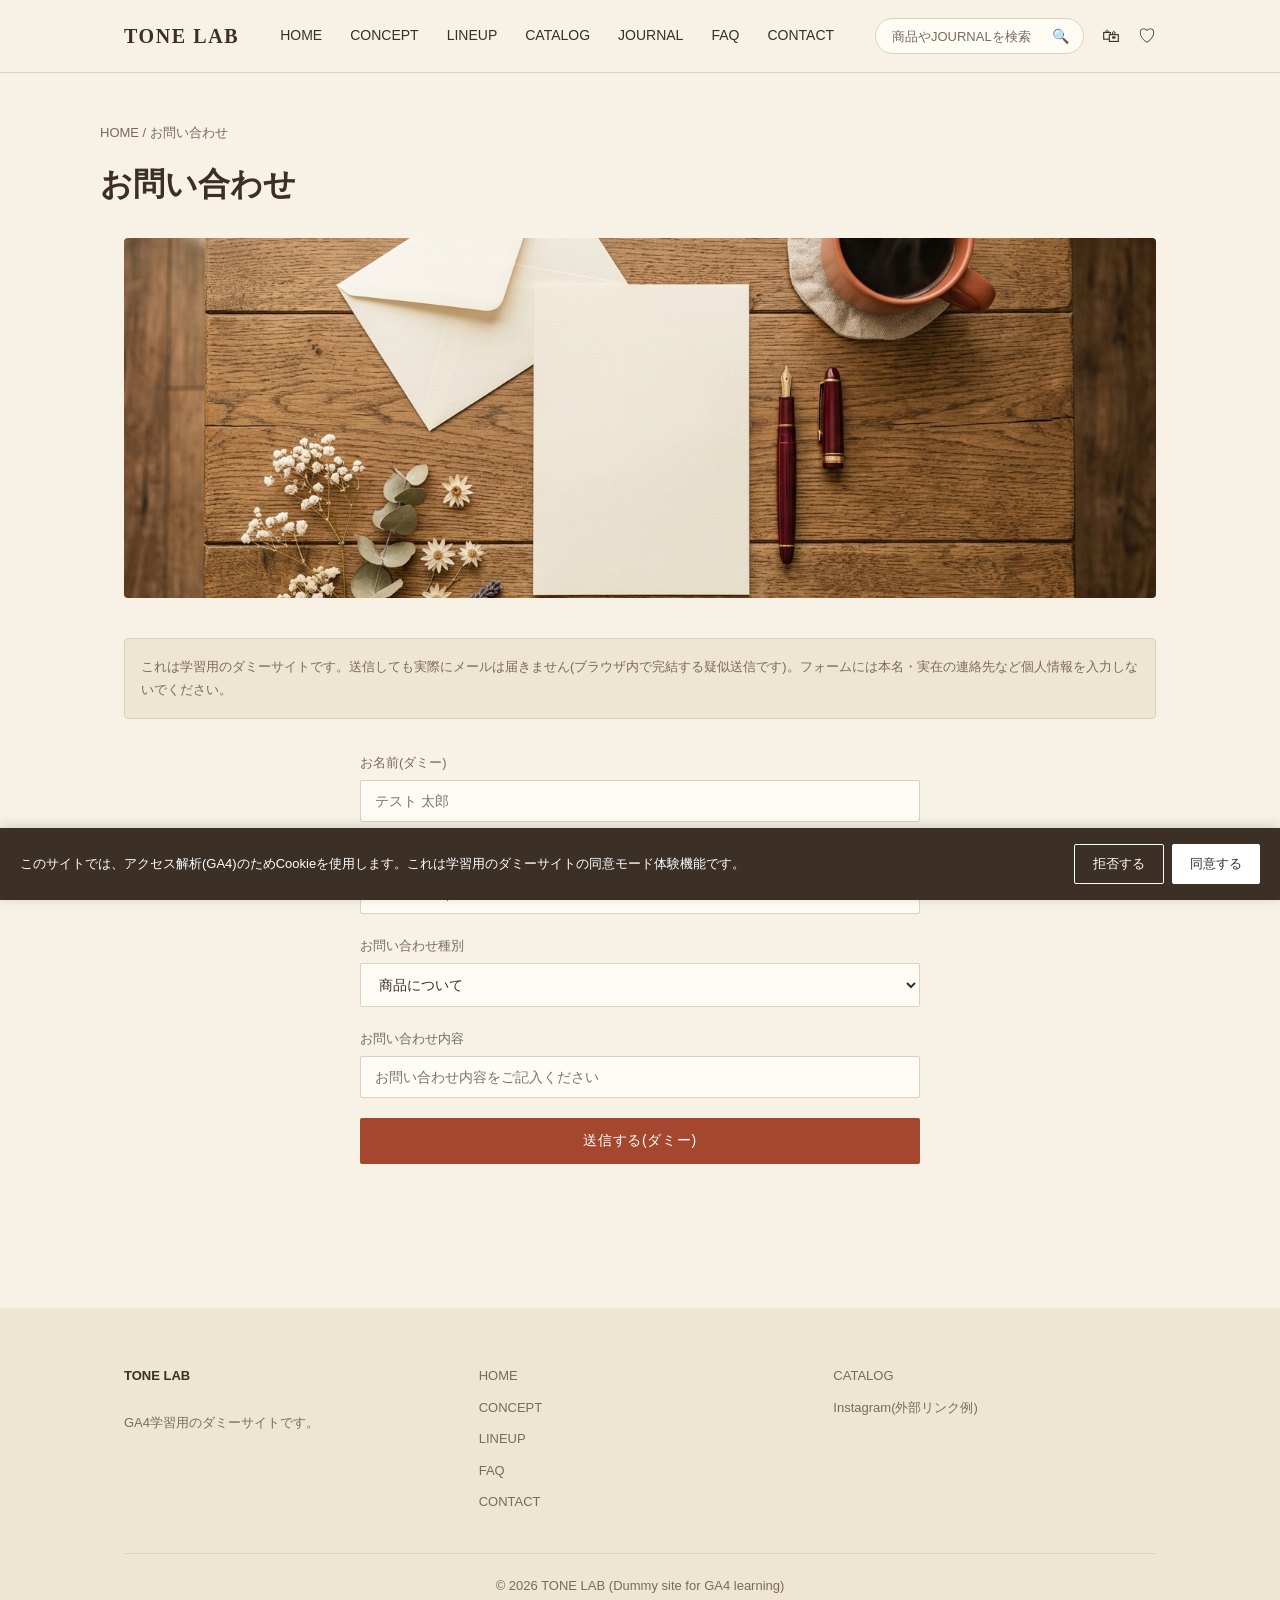
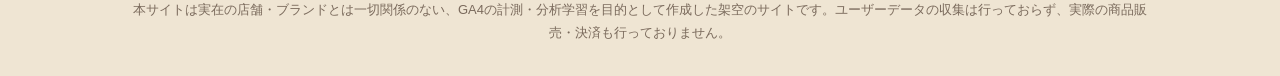
<file: contact.html>
<!DOCTYPE html>
<html lang="ja">
<head>
<meta charset="UTF-8">
<meta name="viewport" content="width=device-width, initial-scale=1.0">
<title>お問い合わせ | TONE LAB - Dummy for GA4</title>
<link rel="icon" type="image/png" sizes="32x32" href="assets/images/favicon-32.png?v=2">
<link rel="icon" type="image/png" sizes="256x256" href="assets/images/favicon.png?v=2">
<link rel="shortcut icon" href="favicon.ico?v=2">
<link rel="apple-touch-icon" href="assets/images/apple-touch-icon.png?v=2">
<meta name="robots" content="noindex, nofollow">
<meta http-equiv="Content-Security-Policy" content="default-src 'self'; script-src 'self' 'unsafe-inline' https://www.googletagmanager.com https://tagassistant.google.com; img-src 'self' data: https://www.googletagmanager.com https://*.google-analytics.com https://*.googletagmanager.com https://ssl.gstatic.com https://www.gstatic.com https://www.google.com https://www.google.co.jp; style-src 'self' 'unsafe-inline' https://fonts.googleapis.com; font-src https://fonts.gstatic.com; connect-src https://www.googletagmanager.com https://*.google-analytics.com https://*.analytics.google.com https://analytics.google.com https://stats.g.doubleclick.net; frame-src https://www.googletagmanager.com;">
<link rel="stylesheet" href="css/style.css">

<!-- ▼▼ 計測: Googleタグマネージャー (GTM-KVGTX6H4) ▼▼
     ・GA4(測定ID G-BQ4DZSXQY0)への送信は、GTMのタグが行います。このページからgtag.jsは直接読み込みません。
     ・同意モード(Consent Mode)の既定値は、GTMより先に宣言する必要があるため、この順番で置いています。 -->
<script>
  window.dataLayer = window.dataLayer || [];
  function gtag(){dataLayer.push(arguments);}
  // Consent Mode: 同意が得られるまでは既定で計測を制限しておく(過去に同意済みなら最初から granted)
  (function () {
    var c = "denied";
    try {
      var s = JSON.parse(localStorage.getItem("closetlab_consent_v1"));
      if (s && s.choice === "granted") c = "granted";
    } catch (e) {}
    gtag("consent", "default", {
      ad_storage: c,
      ad_user_data: c,
      ad_personalization: c,
      analytics_storage: c
    });
  })();
</script>
<!-- Google Tag Manager -->
<script>(function(w,d,s,l,i){w[l]=w[l]||[];w[l].push({'gtm.start':
new Date().getTime(),event:'gtm.js'});var f=d.getElementsByTagName(s)[0],
j=d.createElement(s),dl=l!='dataLayer'?'&l='+l:'';j.async=true;j.src=
'https://www.googletagmanager.com/gtm.js?id='+i+dl;f.parentNode.insertBefore(j,f);
})(window,document,'script','dataLayer','GTM-KVGTX6H4');</script>
<!-- End Google Tag Manager -->
<!-- ▲▲ ここまで ▲▲ -->

</head>
<body>
<!-- Google Tag Manager (noscript) -->
<noscript><iframe src="https://www.googletagmanager.com/ns.html?id=GTM-KVGTX6H4"
height="0" width="0" style="display:none;visibility:hidden"></iframe></noscript>
<!-- End Google Tag Manager (noscript) -->


<header class="site-header">
  <div class="container">
    <a href="index.html" class="logo">TONE LAB</a>
    <nav class="main-nav">
      <a href="index.html">HOME</a>
      <a href="index.html#concept">CONCEPT</a>
      <a href="products.html">LINEUP</a>
      <a href="assets/pdf/catalog.pdf">CATALOG</a>
      <a href="index.html#journal">JOURNAL</a>
      <a href="index.html#faq">FAQ</a>
      <a href="contact.html">CONTACT</a>
    </nav>
    <div class="header-actions">
      <div class="header-search">
        <form action="search.html" method="get">
          <input type="text" name="q" placeholder="商品やJOURNALを検索" aria-label="サイト内検索">
          <button type="submit" aria-label="検索">🔍</button>
        </form>
      </div>
      <a href="cart.html" class="cart-link" aria-label="カート">🛍 <span class="cart-badge" data-cart-badge>0</span></a>
      <a href="wishlist.html" class="cart-link" aria-label="お気に入り">♡ <span class="cart-badge" data-wishlist-badge>0</span></a>
      <button class="menu-btn" data-menu-btn aria-label="メニュー">☰</button>
    </div>
  </div>
  <div class="menu-panel" data-menu-panel>
    <a href="index.html">HOME</a>
    <a href="index.html#journal">JOURNAL</a>
    <a href="wishlist.html">お気に入り</a>
    <a href="products.html">LINEUP</a>
    <a href="assets/pdf/catalog.pdf">CATALOG</a>
    <a href="index.html#concept">CONCEPT</a>
    <a href="index.html#faq">FAQ</a>
    <a href="contact.html">CONTACT</a>
  </div>
</header>

<div class="container page-header">
  <div class="breadcrumb"><a href="index.html">HOME</a> / お問い合わせ</div>
  <h1>お問い合わせ</h1>
</div>

<div class="container" style="padding-bottom:96px">
  <div class="pd-visual" style="height:360px;margin-bottom:40px;background:#E3D5BF">
    <img src="assets/images/contact-hero.jpg" alt="お問い合わせ" style="object-position: 50% 50%" onerror="if(!this.dataset.f){this.dataset.f=1;this.src='assets/images/contact-hero.png'}else{this.remove()}">
  </div>
  <div class="notice-box">
    これは学習用のダミーサイトです。送信しても実際にメールは届きません(ブラウザ内で完結する疑似送信です)。フォームには本名・実在の連絡先など個人情報を入力しないでください。
  </div>

  <div id="contact-root"></div>
</div>

<footer class="site-footer">
  <div class="container">
    <div class="footer-grid">
      <div>
        <strong style="color:var(--text)">TONE LAB</strong><br><br>
        GA4学習用のダミーサイトです。
      </div>
      <div>
        <a href="index.html">HOME</a>
        <a href="index.html#concept">CONCEPT</a>
        <a href="products.html">LINEUP</a>
        <a href="index.html#faq">FAQ</a>
        <a href="contact.html">CONTACT</a>
      </div>
      <div>
        <a href="assets/pdf/catalog.pdf">CATALOG</a>
        <a href="https://www.instagram.com/">Instagram(外部リンク例)</a>
      </div>
    </div>
    <div class="footer-bottom">
      © 2026 TONE LAB (Dummy site for GA4 learning)<br>
      本サイトは実在の店舗・ブランドとは一切関係のない、GA4の計測・分析学習を目的として作成した架空のサイトです。ユーザーデータの収集は行っておらず、実際の商品販売・決済も行っておりません。
    </div>
  </div>
</footer>

<script src="js/cart.js"></script>
<script src="js/wishlist.js"></script>
<script src="js/analytics.js"></script>
<script src="js/consent.js"></script>
<script src="js/main.js"></script>
<script>
  const root = document.getElementById("contact-root");
  root.innerHTML =
    '<form class="form-block" id="contact-form">' +
      '<div class="form-group"><label>お名前(ダミー)</label><input type="text" id="c-name" placeholder="テスト 太郎" required></div>' +
      '<div class="form-group"><label>メールアドレス(ダミー・実在のアドレスは入力しないでください)</label><input type="email" id="c-email" placeholder="test@example.com" required></div>' +
      '<div class="form-group">' +
        '<label>お問い合わせ種別</label>' +
        '<select id="c-subject">' +
          '<option value="product">商品について</option>' +
          '<option value="order">注文について</option>' +
          '<option value="other">その他</option>' +
        '</select>' +
      '</div>' +
      '<div class="form-group"><label>お問い合わせ内容</label><input type="text" id="c-message" placeholder="お問い合わせ内容をご記入ください" required></div>' +
      '<button type="submit" class="btn btn-block">送信する(ダミー)</button>' +
    '</form>' +
    '<div id="contact-done" style="display:none" class="empty-state">' +
      '<p style="color:var(--text);font-size:18px;margin-bottom:12px">お問い合わせありがとうございます。</p>' +
      '<p>(これはダミー送信です。実際にメールは送信されていません)</p>' +
    '</div>';

  const form = document.getElementById("contact-form");
  form.addEventListener("submit", function (e) {
    e.preventDefault();
    const subject = document.getElementById("c-subject").value;

    // GA4推奨イベント: generate_lead
    sendEvent("generate_lead", {
      lead_type: subject,
      form_name: "contact_form"
    });

    form.style.display = "none";
    document.getElementById("contact-done").style.display = "block";
  });

  // フォームの入力を開始したタイミングも別イベントとして計測(離脱分析用)
  let formStartFired = false;
  form.addEventListener("focusin", function () {
    if (!formStartFired) {
      formStartFired = true;
      sendEvent("form_start", { form_name: "contact_form" });
    }
  });
</script>
</body>
</html>
</file>
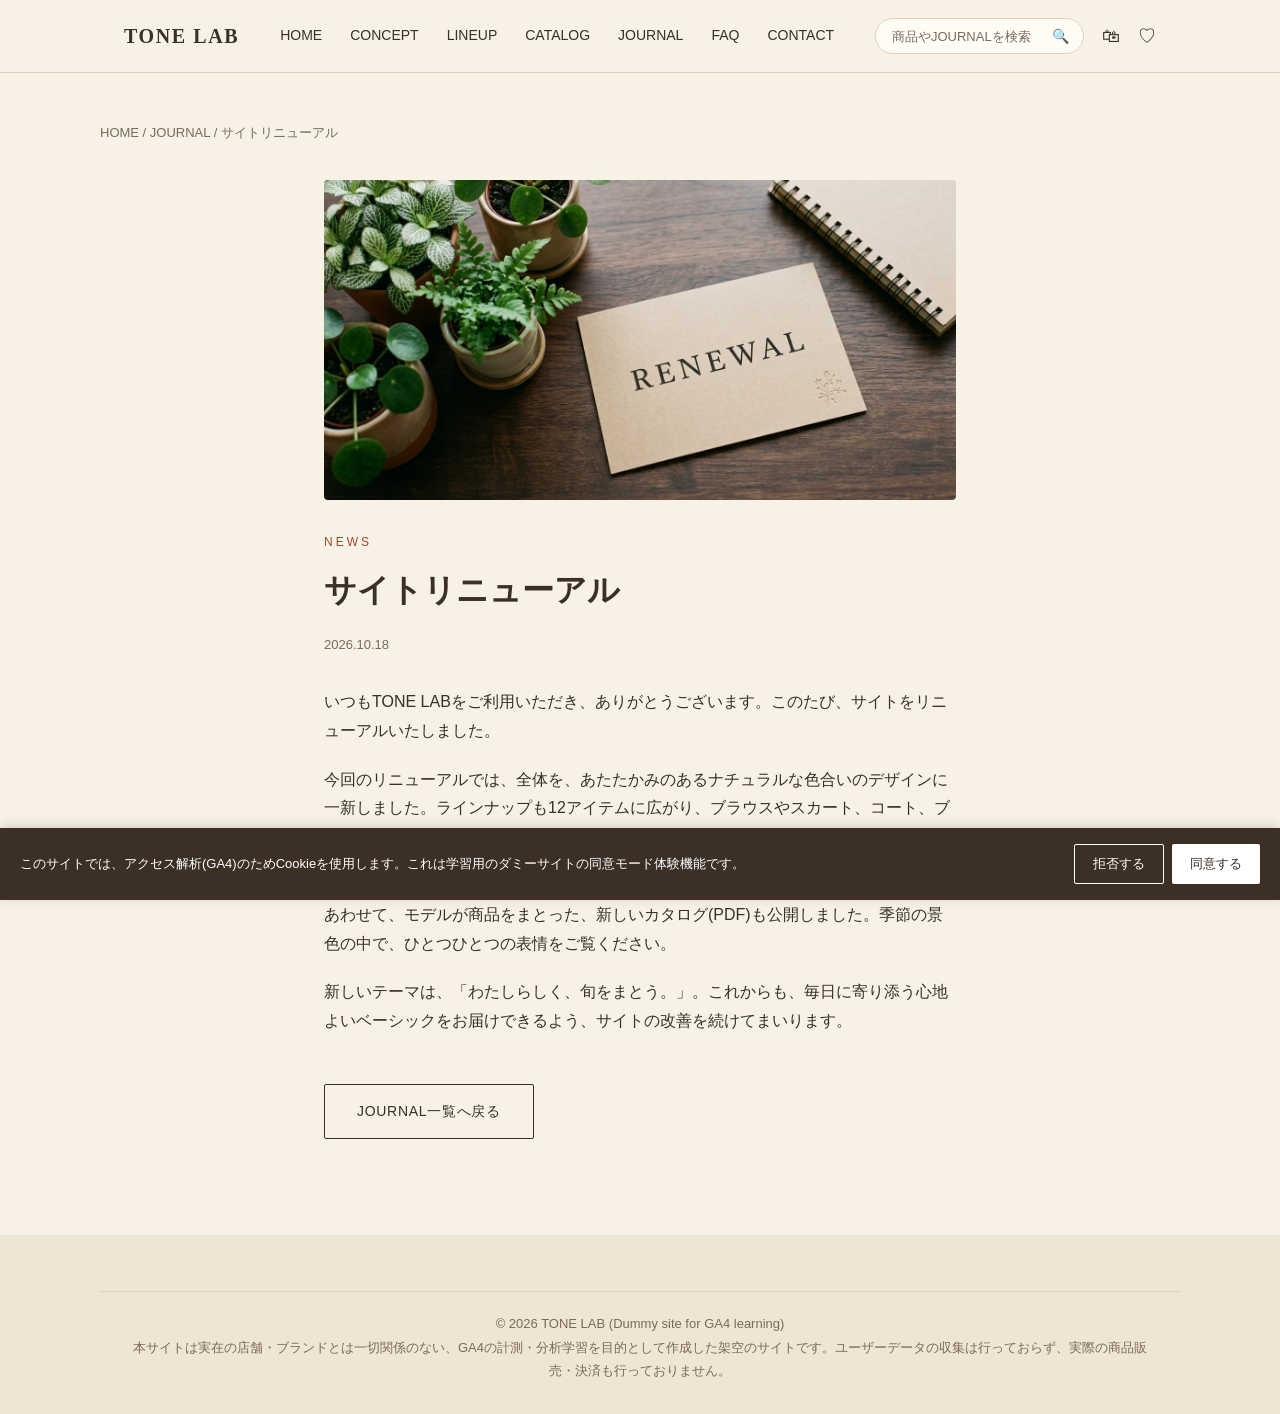
<file: journal.html>
<!DOCTYPE html>
<html lang="ja">
<head>
<meta charset="UTF-8">
<meta name="viewport" content="width=device-width, initial-scale=1.0">
<title>Journal | TONE LAB - Dummy for GA4</title>
<link rel="icon" type="image/png" sizes="32x32" href="assets/images/favicon-32.png?v=2">
<link rel="icon" type="image/png" sizes="256x256" href="assets/images/favicon.png?v=2">
<link rel="shortcut icon" href="favicon.ico?v=2">
<link rel="apple-touch-icon" href="assets/images/apple-touch-icon.png?v=2">
<meta name="robots" content="noindex, nofollow">
<meta http-equiv="Content-Security-Policy" content="default-src 'self'; script-src 'self' 'unsafe-inline' https://www.googletagmanager.com https://tagassistant.google.com https://www.youtube.com https://s.ytimg.com; img-src 'self' data: https://www.googletagmanager.com https://*.google-analytics.com https://*.googletagmanager.com https://ssl.gstatic.com https://www.gstatic.com https://www.google.com https://www.google.co.jp https://i.ytimg.com; style-src 'self' 'unsafe-inline' https://fonts.googleapis.com; font-src https://fonts.gstatic.com; connect-src https://www.googletagmanager.com https://*.google-analytics.com https://*.analytics.google.com https://analytics.google.com https://stats.g.doubleclick.net; frame-src https://www.googletagmanager.com https://www.youtube.com;">
<link rel="stylesheet" href="css/style.css">

<!-- ▼▼ 計測: Googleタグマネージャー (GTM-KVGTX6H4) ▼▼
     ・GA4(測定ID G-BQ4DZSXQY0)への送信は、GTMのタグが行います。このページからgtag.jsは直接読み込みません。
     ・同意モード(Consent Mode)の既定値は、GTMより先に宣言する必要があるため、この順番で置いています。 -->
<script>
  window.dataLayer = window.dataLayer || [];
  function gtag(){dataLayer.push(arguments);}
  // Consent Mode: 同意が得られるまでは既定で計測を制限しておく(過去に同意済みなら最初から granted)
  (function () {
    var c = "denied";
    try {
      var s = JSON.parse(localStorage.getItem("closetlab_consent_v1"));
      if (s && s.choice === "granted") c = "granted";
    } catch (e) {}
    gtag("consent", "default", {
      ad_storage: c,
      ad_user_data: c,
      ad_personalization: c,
      analytics_storage: c
    });
  })();
</script>
<!-- Google Tag Manager -->
<script>(function(w,d,s,l,i){w[l]=w[l]||[];w[l].push({'gtm.start':
new Date().getTime(),event:'gtm.js'});var f=d.getElementsByTagName(s)[0],
j=d.createElement(s),dl=l!='dataLayer'?'&l='+l:'';j.async=true;j.src=
'https://www.googletagmanager.com/gtm.js?id='+i+dl;f.parentNode.insertBefore(j,f);
})(window,document,'script','dataLayer','GTM-KVGTX6H4');</script>
<!-- End Google Tag Manager -->
<!-- ▲▲ ここまで ▲▲ -->

</head>
<body>
<!-- Google Tag Manager (noscript) -->
<noscript><iframe src="https://www.googletagmanager.com/ns.html?id=GTM-KVGTX6H4"
height="0" width="0" style="display:none;visibility:hidden"></iframe></noscript>
<!-- End Google Tag Manager (noscript) -->


<header class="site-header">
  <div class="container">
    <a href="index.html" class="logo">TONE LAB</a>
    <nav class="main-nav">
      <a href="index.html">HOME</a>
      <a href="index.html#concept">CONCEPT</a>
      <a href="products.html">LINEUP</a>
      <a href="assets/pdf/catalog.pdf">CATALOG</a>
      <a href="index.html#journal">JOURNAL</a>
      <a href="index.html#faq">FAQ</a>
      <a href="contact.html">CONTACT</a>
    </nav>
    <div class="header-actions">
      <div class="header-search">
        <form action="search.html" method="get">
          <input type="text" name="q" placeholder="商品やJOURNALを検索" aria-label="サイト内検索">
          <button type="submit" aria-label="検索">🔍</button>
        </form>
      </div>
      <a href="cart.html" class="cart-link" aria-label="カート">🛍 <span class="cart-badge" data-cart-badge>0</span></a>
      <a href="wishlist.html" class="cart-link" aria-label="お気に入り">♡ <span class="cart-badge" data-wishlist-badge>0</span></a>
      <button class="menu-btn" data-menu-btn aria-label="メニュー">☰</button>
    </div>
  </div>
  <div class="menu-panel" data-menu-panel>
    <a href="index.html">HOME</a>
    <a href="index.html#journal">JOURNAL</a>
    <a href="wishlist.html">お気に入り</a>
    <a href="products.html">LINEUP</a>
    <a href="assets/pdf/catalog.pdf">CATALOG</a>
    <a href="index.html#concept">CONCEPT</a>
    <a href="index.html#faq">FAQ</a>
    <a href="contact.html">CONTACT</a>
  </div>
</header>

<div class="container page-header">
  <div class="breadcrumb"><a href="index.html">HOME</a> / <a href="index.html#journal">JOURNAL</a> / <span id="bc-title"></span></div>
</div>

<div class="container" style="max-width:680px; padding-bottom:96px">
  <div id="journal-root"></div>
  <div style="margin-top:48px">
    <a href="index.html#journal" class="btn-outline btn">JOURNAL一覧へ戻る</a>
  </div>
</div>

<footer class="site-footer">
  <div class="container footer-bottom">
    © 2026 TONE LAB (Dummy site for GA4 learning)<br>
    本サイトは実在の店舗・ブランドとは一切関係のない、GA4の計測・分析学習を目的として作成した架空のサイトです。ユーザーデータの収集は行っておらず、実際の商品販売・決済も行っておりません。
  </div>
</footer>

<script src="js/journal.js"></script>
<script src="js/cart.js"></script>
<script src="js/wishlist.js"></script>
<script src="js/analytics.js"></script>
<script src="js/consent.js"></script>
<script src="js/main.js"></script>
<script>
  const params = new URLSearchParams(location.search);
  const post = getJournalPostById(params.get("id")) || JOURNAL_POSTS[0];

  document.title = post.title + " | TONE LAB - Dummy for GA4";
  document.getElementById("bc-title").textContent = post.title;

  const visualHtml = post.videoId
    ? '<div id="video-wrap" style="margin-bottom:32px;border-radius:4px;overflow:hidden;aspect-ratio:16/9;background:#000">' +
        '<div id="yt-player" style="width:100%;height:100%"></div>' +
      '</div>'
    : '<div class="pd-visual" style="background:' + post.color + ';height:320px;margin-bottom:32px"><img src="' + post.image + '" alt="' + post.title + '" onerror="this.remove()"></div>';

  document.getElementById("journal-root").innerHTML =
    visualHtml +
    '<span class="eyebrow">' + post.tag + '</span>' +
    '<h1 style="margin:8px 0 4px">' + post.title + '</h1>' +
    '<p style="color:var(--text-soft);font-size:13px;margin-bottom:32px">' + post.date + '</p>' +
    post.body.map(p => '<p style="margin-bottom:20px">' + p + '</p>').join('');

  // GA4推奨イベント: select_contentの受け皿(記事詳細を実際に閲覧したことを計測)
  sendEvent("select_content", {
    content_type: "journal",
    item_id: post.id,
    content_title: post.title
  });

  // ---------- YouTube動画の視聴計測(video_start / video_progress / video_complete) ----------
  if (post.videoId) {
    const videoProgressFired = {};
    let videoStarted = false;

    window.onYouTubeIframeAPIReady = function () {
      new YT.Player("yt-player", {
        videoId: post.videoId,
        playerVars: { rel: 0 },
        events: {
          onStateChange: function (e) {
            const player = e.target;
            const duration = player.getDuration();

            if (e.data === YT.PlayerState.PLAYING) {
              if (!videoStarted) {
                videoStarted = true;
                sendEvent("video_start", {
                  video_title: post.title,
                  video_provider: "youtube",
                  video_url: "https://youtu.be/" + post.videoId
                });
              }
              // 再生中、一定間隔で進捗(10/25/50/75%)をチェック
              const progressTimer = setInterval(function () {
                if (player.getPlayerState() !== YT.PlayerState.PLAYING) return;
                const percent = Math.floor((player.getCurrentTime() / duration) * 100);
                [10, 25, 50, 75].forEach(function (t) {
                  if (percent >= t && !videoProgressFired[t]) {
                    videoProgressFired[t] = true;
                    sendEvent("video_progress", {
                      video_title: post.title,
                      video_percent: t,
                      video_provider: "youtube"
                    });
                  }
                });
              }, 1000);
              player._progressTimer = progressTimer;
            } else if (e.data === YT.PlayerState.ENDED) {
              sendEvent("video_complete", {
                video_title: post.title,
                video_provider: "youtube",
                video_url: "https://youtu.be/" + post.videoId
              });
              if (player._progressTimer) clearInterval(player._progressTimer);
            } else if (e.data === YT.PlayerState.PAUSED) {
              if (player._progressTimer) clearInterval(player._progressTimer);
            }
          }
        }
      });
    };

    const ytScript = document.createElement("script");
    ytScript.src = "https://www.youtube.com/iframe_api";
    document.body.appendChild(ytScript);
  }
</script>
</body>
</html>
</file>
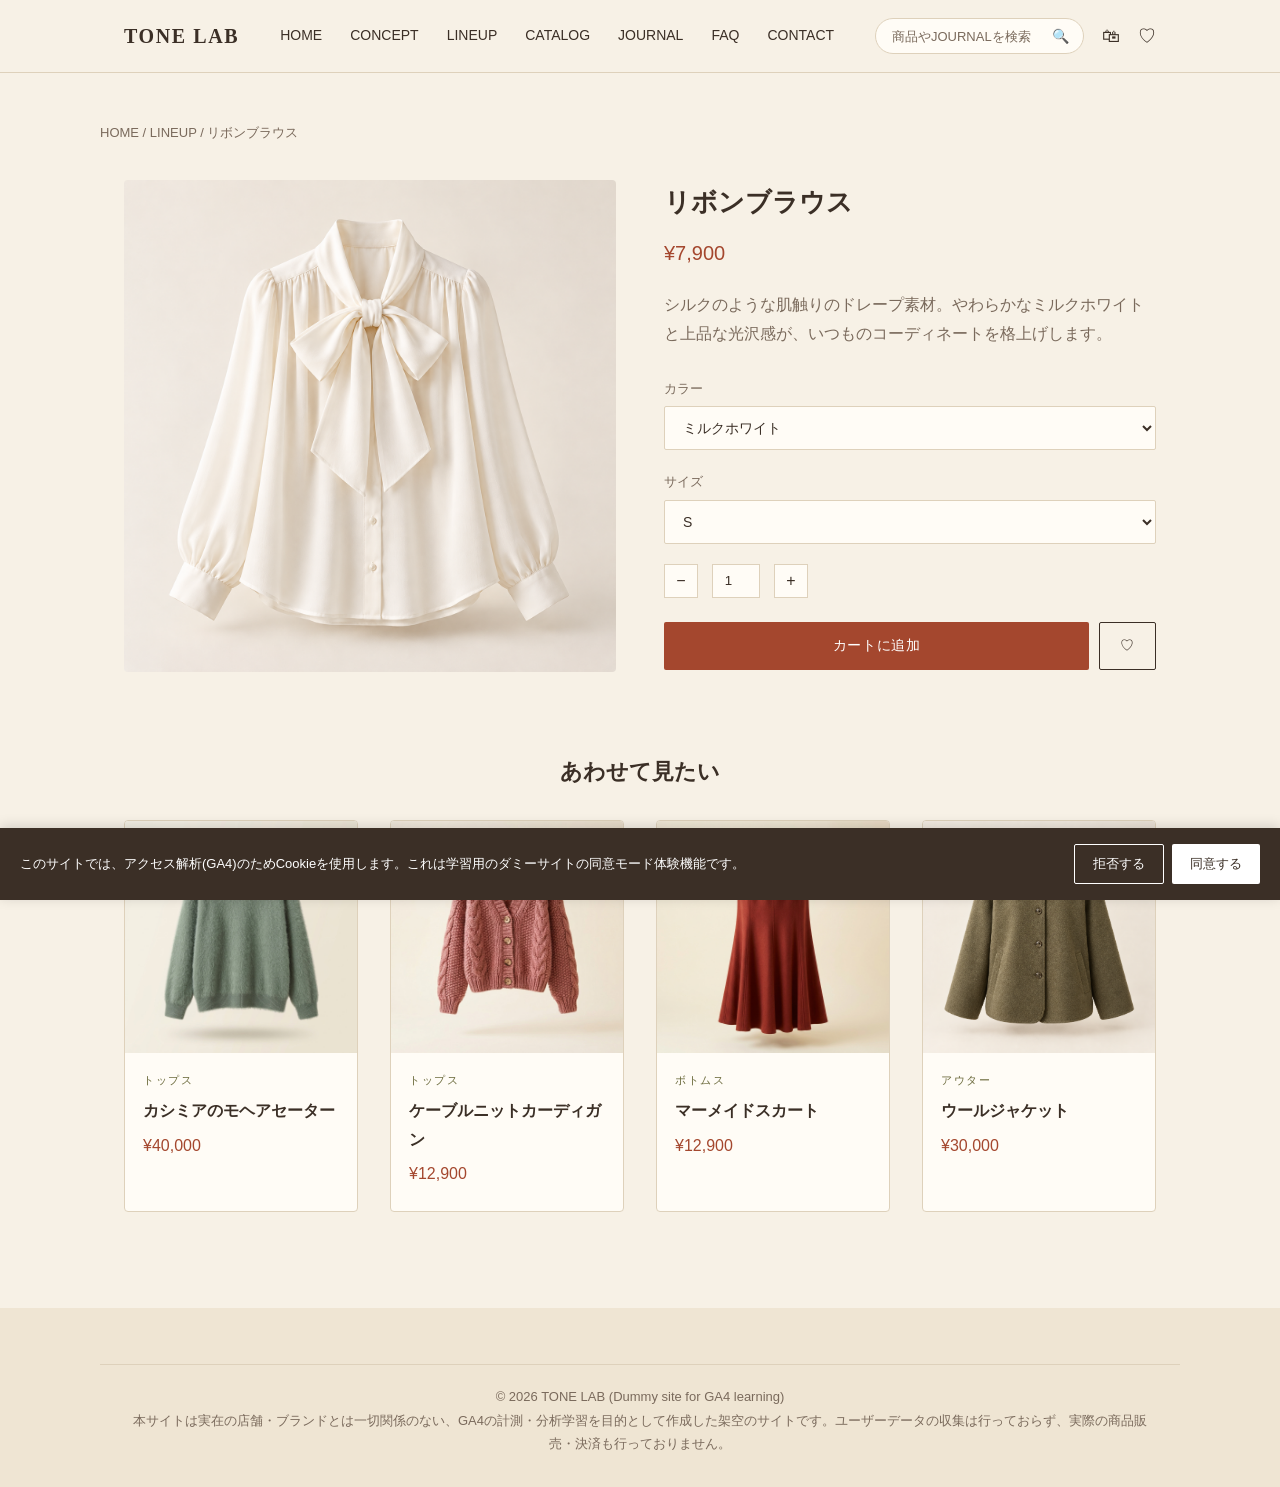
<file: product.html>
<!DOCTYPE html>
<html lang="ja">
<head>
<meta charset="UTF-8">
<meta name="viewport" content="width=device-width, initial-scale=1.0">
<title>商品詳細 | TONE LAB - Dummy for GA4</title>
<link rel="icon" type="image/png" sizes="32x32" href="assets/images/favicon-32.png?v=2">
<link rel="icon" type="image/png" sizes="256x256" href="assets/images/favicon.png?v=2">
<link rel="shortcut icon" href="favicon.ico?v=2">
<link rel="apple-touch-icon" href="assets/images/apple-touch-icon.png?v=2">
<meta name="robots" content="noindex, nofollow">
<meta http-equiv="Content-Security-Policy" content="default-src 'self'; script-src 'self' 'unsafe-inline' https://www.googletagmanager.com https://tagassistant.google.com; img-src 'self' data: https://www.googletagmanager.com https://*.google-analytics.com https://*.googletagmanager.com https://ssl.gstatic.com https://www.gstatic.com https://www.google.com https://www.google.co.jp; style-src 'self' 'unsafe-inline' https://fonts.googleapis.com; font-src https://fonts.gstatic.com; connect-src https://www.googletagmanager.com https://*.google-analytics.com https://*.analytics.google.com https://analytics.google.com https://stats.g.doubleclick.net; frame-src https://www.googletagmanager.com;">
<link rel="stylesheet" href="css/style.css">

<!-- ▼▼ 計測: Googleタグマネージャー (GTM-KVGTX6H4) ▼▼
     ・GA4(測定ID G-BQ4DZSXQY0)への送信は、GTMのタグが行います。このページからgtag.jsは直接読み込みません。
     ・同意モード(Consent Mode)の既定値は、GTMより先に宣言する必要があるため、この順番で置いています。 -->
<script>
  window.dataLayer = window.dataLayer || [];
  function gtag(){dataLayer.push(arguments);}
  // Consent Mode: 同意が得られるまでは既定で計測を制限しておく(過去に同意済みなら最初から granted)
  (function () {
    var c = "denied";
    try {
      var s = JSON.parse(localStorage.getItem("closetlab_consent_v1"));
      if (s && s.choice === "granted") c = "granted";
    } catch (e) {}
    gtag("consent", "default", {
      ad_storage: c,
      ad_user_data: c,
      ad_personalization: c,
      analytics_storage: c
    });
  })();
</script>
<!-- Google Tag Manager -->
<script>(function(w,d,s,l,i){w[l]=w[l]||[];w[l].push({'gtm.start':
new Date().getTime(),event:'gtm.js'});var f=d.getElementsByTagName(s)[0],
j=d.createElement(s),dl=l!='dataLayer'?'&l='+l:'';j.async=true;j.src=
'https://www.googletagmanager.com/gtm.js?id='+i+dl;f.parentNode.insertBefore(j,f);
})(window,document,'script','dataLayer','GTM-KVGTX6H4');</script>
<!-- End Google Tag Manager -->
<!-- ▲▲ ここまで ▲▲ -->

</head>
<body>
<!-- Google Tag Manager (noscript) -->
<noscript><iframe src="https://www.googletagmanager.com/ns.html?id=GTM-KVGTX6H4"
height="0" width="0" style="display:none;visibility:hidden"></iframe></noscript>
<!-- End Google Tag Manager (noscript) -->


<header class="site-header">
  <div class="container">
    <a href="index.html" class="logo">TONE LAB</a>
    <nav class="main-nav">
      <a href="index.html">HOME</a>
      <a href="index.html#concept">CONCEPT</a>
      <a href="products.html">LINEUP</a>
      <a href="assets/pdf/catalog.pdf">CATALOG</a>
      <a href="index.html#journal">JOURNAL</a>
      <a href="index.html#faq">FAQ</a>
      <a href="contact.html">CONTACT</a>
    </nav>
    <div class="header-actions">
      <div class="header-search">
        <form action="search.html" method="get">
          <input type="text" name="q" placeholder="商品やJOURNALを検索" aria-label="サイト内検索">
          <button type="submit" aria-label="検索">🔍</button>
        </form>
      </div>
      <a href="cart.html" class="cart-link" aria-label="カート">🛍 <span class="cart-badge" data-cart-badge>0</span></a>
      <a href="wishlist.html" class="cart-link" aria-label="お気に入り">♡ <span class="cart-badge" data-wishlist-badge>0</span></a>
      <button class="menu-btn" data-menu-btn aria-label="メニュー">☰</button>
    </div>
  </div>
  <div class="menu-panel" data-menu-panel>
    <a href="index.html">HOME</a>
    <a href="index.html#journal">JOURNAL</a>
    <a href="wishlist.html">お気に入り</a>
    <a href="products.html">LINEUP</a>
    <a href="assets/pdf/catalog.pdf">CATALOG</a>
    <a href="index.html#concept">CONCEPT</a>
    <a href="index.html#faq">FAQ</a>
    <a href="contact.html">CONTACT</a>
  </div>
</header>

<div class="container page-header">
  <div class="breadcrumb"><a href="index.html">HOME</a> / <a href="products.html">LINEUP</a> / <span id="bc-name"></span></div>
</div>

<div class="container">
  <div class="pd-grid" id="pd-root"></div>
  <section class="related" id="related-root"></section>
</div>

<div style="height:96px"></div>

<footer class="site-footer">
  <div class="container footer-bottom">
    © 2026 TONE LAB (Dummy site for GA4 learning)<br>
    本サイトは実在の店舗・ブランドとは一切関係のない、GA4の計測・分析学習を目的として作成した架空のサイトです。ユーザーデータの収集は行っておらず、実際の商品販売・決済も行っておりません。
  </div>
</footer>

<script src="js/products.js"></script>
<script src="js/cart.js"></script>
<script src="js/wishlist.js"></script>
<script src="js/analytics.js"></script>
<script src="js/consent.js"></script>
<script src="js/main.js"></script>
<script>
  const params = new URLSearchParams(location.search);
  const product = getProductById(params.get("id")) || PRODUCTS[0];
  document.title = product.name + " | TONE LAB - Dummy for GA4";
  document.getElementById("bc-name").textContent = product.name;

  // カラー・サイズは商品ごとに js/products.js で設定しています
  const COLOR_OPTIONS = product.colors;
  const SIZE_OPTIONS = product.sizes;

  document.getElementById("pd-root").innerHTML =
    '<div class="pd-visual" style="background:' + product.color + '"><img src="' + product.image + '" alt="' + product.name + '" onerror="this.remove()"></div>' +
    '<div>' +
      '<h1 class="pd-name">' + product.name + '</h1>' +
      '<div class="pd-price">¥' + product.price.toLocaleString() + '</div>' +
      '<p class="pd-desc">' + product.desc + '</p>' +
      '<div class="form-group"><label>カラー</label><select id="opt-color">' +
        COLOR_OPTIONS.map(c => '<option value="' + c + '">' + c + '</option>').join('') +
      '</select></div>' +
      '<div class="form-group"><label>サイズ</label><select id="opt-size">' +
        SIZE_OPTIONS.map(s => '<option value="' + s + '">' + s + '</option>').join('') +
      '</select></div>' +
      '<div class="qty-row">' +
        '<button type="button" data-qty-minus>−</button>' +
        '<input type="number" id="qty" value="1" min="1" max="10">' +
        '<button type="button" data-qty-plus>+</button>' +
      '</div>' +
      '<div style="display:flex; gap:10px">' +
        '<button class="btn btn-block" id="add-btn">カートに追加</button>' +
        '<button class="btn-outline btn" id="wish-btn" style="flex-shrink:0; padding:14px 20px">♡</button>' +
      '</div>' +
    '</div>';

  // view_item イベント(ページ表示時に1回)
  trackViewItem(product);

  const qtyInput = document.getElementById("qty");
  document.querySelector("[data-qty-minus]").addEventListener("click", function () {
    qtyInput.value = Math.max(1, parseInt(qtyInput.value || 1) - 1);
  });
  document.querySelector("[data-qty-plus]").addEventListener("click", function () {
    qtyInput.value = Math.min(10, parseInt(qtyInput.value || 1) + 1);
  });

  document.getElementById("add-btn").addEventListener("click", function () {
    const qty = Math.max(1, parseInt(qtyInput.value || 1));
    const color = document.getElementById("opt-color").value;
    const size = document.getElementById("opt-size").value;
    const variant = color + " / " + size;
    addToCart(product, qty, variant);
    trackAddToCart(product, qty, variant);
    this.textContent = "カートに追加しました";
    setTimeout(() => { this.textContent = "カートに追加"; }, 1200);
  });

  const wishBtn = document.getElementById("wish-btn");
  function refreshWishBtn() {
    wishBtn.textContent = isInWishlist(product.id) ? "♥" : "♡";
  }
  refreshWishBtn();
  wishBtn.addEventListener("click", function () {
    const added = toggleWishlist(product);
    if (added) trackAddToWishlist(product);
    refreshWishBtn();
  });

  // ---------- 関連商品(同じカテゴリを優先して4点) ----------
  (function () {
    const same = PRODUCTS.filter(function (p) { return p.id !== product.id && p.category === product.category; });
    const others = PRODUCTS.filter(function (p) { return p.id !== product.id && p.category !== product.category; });
    const related = same.concat(others).slice(0, 4);
    const root = document.getElementById("related-root");
    root.innerHTML = '<h2>あわせて見たい</h2><div class="product-grid">' + related.map(function (p) {
      return '<a class="product-card" href="product.html?id=' + p.id + '" data-related="' + p.id + '">' +
        '<div class="product-thumb" style="background:' + p.color + '"><img src="' + p.image + '" alt="' + p.name + '" onerror="this.remove()"></div>' +
        '<div class="product-body"><span class="product-cat">' + p.category + '</span><h3>' + p.name + '</h3>' +
        '<div class="product-price">¥' + p.price.toLocaleString() + '</div></div></a>';
    }).join("") + '</div>';
    trackViewItemList(related, "関連商品");
    root.addEventListener("click", function (e) {
      const a = e.target.closest("[data-related]");
      if (a) trackSelectItem(getProductById(a.getAttribute("data-related")), "関連商品");
    });
  })();
</script>
</body>
</html>
</file>
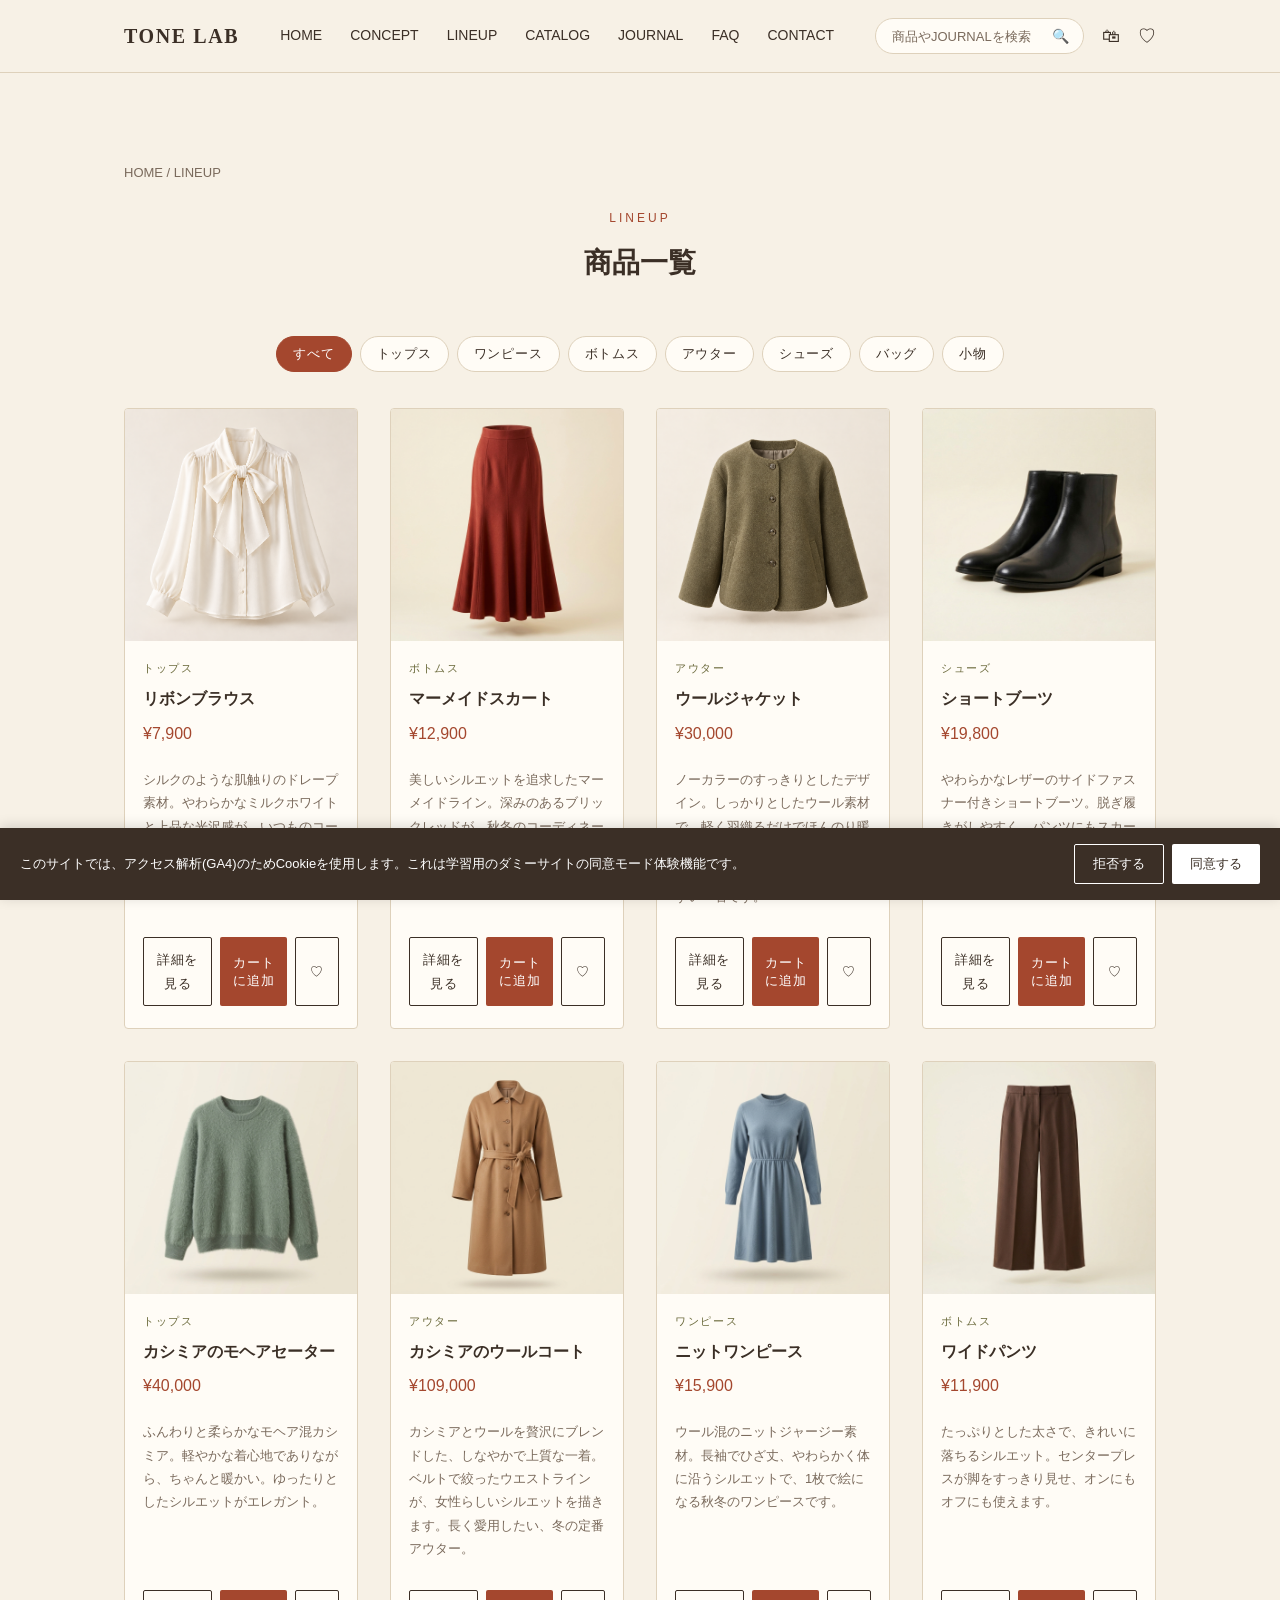
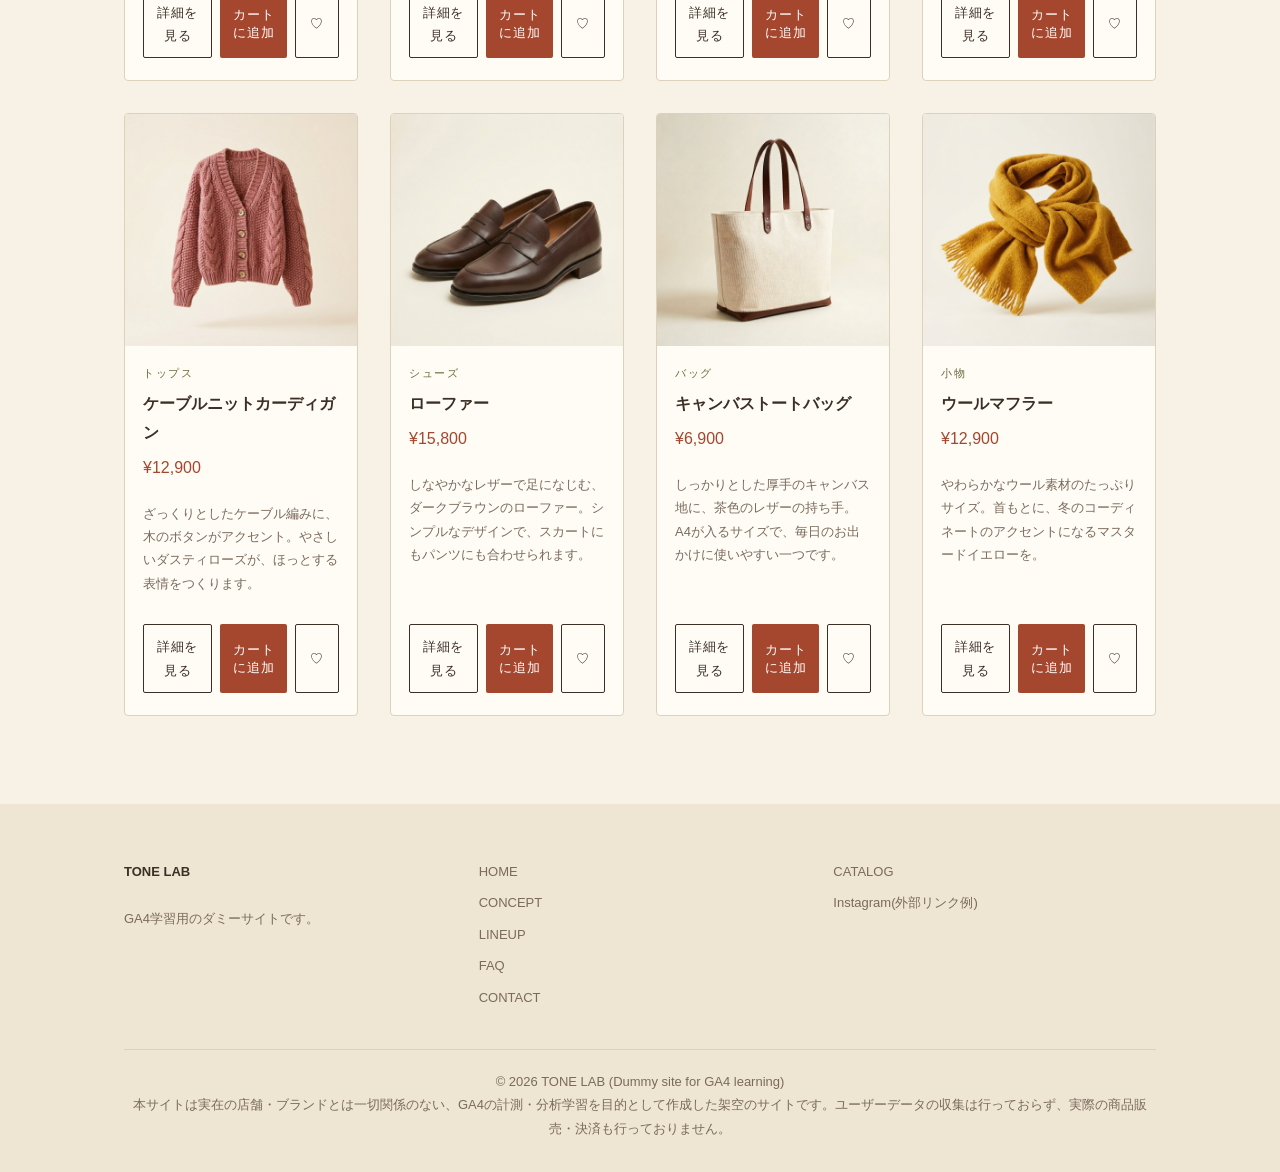
<file: products.html>
<!DOCTYPE html>
<html lang="ja">
<head>
<meta charset="UTF-8">
<meta name="viewport" content="width=device-width, initial-scale=1.0">
<title>商品一覧 | TONE LAB - Dummy for GA4</title>
<link rel="icon" type="image/png" sizes="32x32" href="assets/images/favicon-32.png?v=2">
<link rel="icon" type="image/png" sizes="256x256" href="assets/images/favicon.png?v=2">
<link rel="shortcut icon" href="favicon.ico?v=2">
<link rel="apple-touch-icon" href="assets/images/apple-touch-icon.png?v=2">
<meta name="description" content="GA4の計測・分析練習用に作成したダミーサイトです。">
<meta name="robots" content="noindex, nofollow">
<meta http-equiv="Content-Security-Policy" content="default-src 'self'; script-src 'self' 'unsafe-inline' https://www.googletagmanager.com https://tagassistant.google.com; img-src 'self' data: https://www.googletagmanager.com https://*.google-analytics.com https://*.googletagmanager.com https://ssl.gstatic.com https://www.gstatic.com https://www.google.com https://www.google.co.jp; style-src 'self' 'unsafe-inline' https://fonts.googleapis.com; font-src https://fonts.gstatic.com; connect-src https://www.googletagmanager.com https://*.google-analytics.com https://*.analytics.google.com https://analytics.google.com https://stats.g.doubleclick.net; frame-src https://www.googletagmanager.com;">
<link rel="stylesheet" href="css/style.css">

<!-- ▼▼ 計測: Googleタグマネージャー (GTM-KVGTX6H4) ▼▼
     ・GA4(測定ID G-BQ4DZSXQY0)への送信は、GTMのタグが行います。このページからgtag.jsは直接読み込みません。
     ・同意モード(Consent Mode)の既定値は、GTMより先に宣言する必要があるため、この順番で置いています。 -->
<script>
  window.dataLayer = window.dataLayer || [];
  function gtag(){dataLayer.push(arguments);}
  // Consent Mode: 同意が得られるまでは既定で計測を制限しておく(過去に同意済みなら最初から granted)
  (function () {
    var c = "denied";
    try {
      var s = JSON.parse(localStorage.getItem("closetlab_consent_v1"));
      if (s && s.choice === "granted") c = "granted";
    } catch (e) {}
    gtag("consent", "default", {
      ad_storage: c,
      ad_user_data: c,
      ad_personalization: c,
      analytics_storage: c
    });
  })();
</script>
<!-- Google Tag Manager -->
<script>(function(w,d,s,l,i){w[l]=w[l]||[];w[l].push({'gtm.start':
new Date().getTime(),event:'gtm.js'});var f=d.getElementsByTagName(s)[0],
j=d.createElement(s),dl=l!='dataLayer'?'&l='+l:'';j.async=true;j.src=
'https://www.googletagmanager.com/gtm.js?id='+i+dl;f.parentNode.insertBefore(j,f);
})(window,document,'script','dataLayer','GTM-KVGTX6H4');</script>
<!-- End Google Tag Manager -->
<!-- ▲▲ ここまで ▲▲ -->

</head>
<body>
<!-- Google Tag Manager (noscript) -->
<noscript><iframe src="https://www.googletagmanager.com/ns.html?id=GTM-KVGTX6H4"
height="0" width="0" style="display:none;visibility:hidden"></iframe></noscript>
<!-- End Google Tag Manager (noscript) -->


<header class="site-header">
  <div class="container">
    <a href="index.html" class="logo">TONE LAB</a>
    <nav class="main-nav">
      <a href="index.html">HOME</a>
      <a href="index.html#concept">CONCEPT</a>
      <a href="products.html">LINEUP</a>
      <a href="assets/pdf/catalog.pdf">CATALOG</a>
      <a href="index.html#journal">JOURNAL</a>
      <a href="index.html#faq">FAQ</a>
      <a href="contact.html">CONTACT</a>
    </nav>
    <div class="header-actions">
      <div class="header-search">
        <form action="search.html" method="get">
          <input type="text" name="q" placeholder="商品やJOURNALを検索" aria-label="サイト内検索">
          <button type="submit" aria-label="検索">🔍</button>
        </form>
      </div>
      <a href="cart.html" class="cart-link" aria-label="カート">🛍 <span class="cart-badge" data-cart-badge>0</span></a>
      <a href="wishlist.html" class="cart-link" aria-label="お気に入り">♡ <span class="cart-badge" data-wishlist-badge>0</span></a>
      <button class="menu-btn" data-menu-btn aria-label="メニュー">☰</button>
    </div>
  </div>
  <div class="menu-panel" data-menu-panel>
    <a href="index.html">HOME</a>
    <a href="index.html#journal">JOURNAL</a>
    <a href="wishlist.html">お気に入り</a>
    <a href="products.html">LINEUP</a>
    <a href="assets/pdf/catalog.pdf">CATALOG</a>
    <a href="index.html#concept">CONCEPT</a>
    <a href="index.html#faq">FAQ</a>
    <a href="contact.html">CONTACT</a>
  </div>
</header>

<main>
<section class="section" id="lineup">
  <div class="container">
    <div class="breadcrumb" style="margin-bottom:24px"><a href="index.html">HOME</a> / <span>LINEUP</span></div>
    <div class="section-head">
      <span class="eyebrow">LINEUP</span>
      <h1 style="font-size:28px;margin-top:8px">商品一覧</h1>
    </div>
    <div class="cat-filter" id="cat-filter" role="group" aria-label="カテゴリで絞り込む"></div>
    <div class="product-grid" id="lineup-grid"><div class="product-card"><a class="product-thumb" href="product.html?id=1" data-view-detail="1" aria-label="リボンブラウスの詳細を見る" style="background:#EFE6D6"><img src="assets/images/product-1.jpg" alt="リボンブラウス" onerror="this.remove()"></a><div class="product-body"><span class="product-cat">トップス</span><h3><a class="product-name-link" href="product.html?id=1" data-view-detail="1">リボンブラウス</a></h3><div class="product-price">¥7,900</div><p class="product-desc">シルクのような肌触りのドレープ素材。やわらかなミルクホワイトと上品な光沢感が、いつものコーディネートを格上げします。</p><div class="product-actions"><a class="btn-outline btn" href="product.html?id=1" data-view-detail="1">詳細を見る</a><button class="btn" data-quick-add="1">カートに追加</button><button class="btn-outline btn" data-quick-wish="1" style="flex:0 0 auto; padding:10px 14px">♡</button></div></div></div><div class="product-card"><a class="product-thumb" href="product.html?id=2" data-view-detail="2" aria-label="マーメイドスカートの詳細を見る" style="background:#B5543A"><img src="assets/images/product-2.jpg" alt="マーメイドスカート" onerror="this.remove()"></a><div class="product-body"><span class="product-cat">ボトムス</span><h3><a class="product-name-link" href="product.html?id=2" data-view-detail="2">マーメイドスカート</a></h3><div class="product-price">¥12,900</div><p class="product-desc">美しいシルエットを追求したマーメイドライン。深みのあるブリックレッドが、秋冬のコーディネートに映えます。</p><div class="product-actions"><a class="btn-outline btn" href="product.html?id=2" data-view-detail="2">詳細を見る</a><button class="btn" data-quick-add="2">カートに追加</button><button class="btn-outline btn" data-quick-wish="2" style="flex:0 0 auto; padding:10px 14px">♡</button></div></div></div><div class="product-card"><a class="product-thumb" href="product.html?id=3" data-view-detail="3" aria-label="ウールジャケットの詳細を見る" style="background:#7A7248"><img src="assets/images/product-3.jpg" alt="ウールジャケット" onerror="this.remove()"></a><div class="product-body"><span class="product-cat">アウター</span><h3><a class="product-name-link" href="product.html?id=3" data-view-detail="3">ウールジャケット</a></h3><div class="product-price">¥30,000</div><p class="product-desc">ノーカラーのすっきりとしたデザイン。しっかりとしたウール素材で、軽く羽織るだけでほんのり暖かい。ほどよいゆとりのシルエットで、インナーを選ばず合わせやすい一着です。</p><div class="product-actions"><a class="btn-outline btn" href="product.html?id=3" data-view-detail="3">詳細を見る</a><button class="btn" data-quick-add="3">カートに追加</button><button class="btn-outline btn" data-quick-wish="3" style="flex:0 0 auto; padding:10px 14px">♡</button></div></div></div><div class="product-card"><a class="product-thumb" href="product.html?id=4" data-view-detail="4" aria-label="ショートブーツの詳細を見る" style="background:#3A322C"><img src="assets/images/product-4.jpg" alt="ショートブーツ" onerror="this.remove()"></a><div class="product-body"><span class="product-cat">シューズ</span><h3><a class="product-name-link" href="product.html?id=4" data-view-detail="4">ショートブーツ</a></h3><div class="product-price">¥19,800</div><p class="product-desc">やわらかなレザーのサイドファスナー付きショートブーツ。脱ぎ履きがしやすく、パンツにもスカートにも合わせやすい定番の一足です。</p><div class="product-actions"><a class="btn-outline btn" href="product.html?id=4" data-view-detail="4">詳細を見る</a><button class="btn" data-quick-add="4">カートに追加</button><button class="btn-outline btn" data-quick-wish="4" style="flex:0 0 auto; padding:10px 14px">♡</button></div></div></div><div class="product-card"><a class="product-thumb" href="product.html?id=5" data-view-detail="5" aria-label="カシミアのモヘアセーターの詳細を見る" style="background:#A9B7A0"><img src="assets/images/product-5.jpg" alt="カシミアのモヘアセーター" onerror="this.remove()"></a><div class="product-body"><span class="product-cat">トップス</span><h3><a class="product-name-link" href="product.html?id=5" data-view-detail="5">カシミアのモヘアセーター</a></h3><div class="product-price">¥40,000</div><p class="product-desc">ふんわりと柔らかなモヘア混カシミア。軽やかな着心地でありながら、ちゃんと暖かい。ゆったりとしたシルエットがエレガント。</p><div class="product-actions"><a class="btn-outline btn" href="product.html?id=5" data-view-detail="5">詳細を見る</a><button class="btn" data-quick-add="5">カートに追加</button><button class="btn-outline btn" data-quick-wish="5" style="flex:0 0 auto; padding:10px 14px">♡</button></div></div></div><div class="product-card"><a class="product-thumb" href="product.html?id=6" data-view-detail="6" aria-label="カシミアのウールコートの詳細を見る" style="background:#C49A6C"><img src="assets/images/product-6.jpg" alt="カシミアのウールコート" onerror="this.remove()"></a><div class="product-body"><span class="product-cat">アウター</span><h3><a class="product-name-link" href="product.html?id=6" data-view-detail="6">カシミアのウールコート</a></h3><div class="product-price">¥109,000</div><p class="product-desc">カシミアとウールを贅沢にブレンドした、しなやかで上質な一着。ベルトで絞ったウエストラインが、女性らしいシルエットを描きます。長く愛用したい、冬の定番アウター。</p><div class="product-actions"><a class="btn-outline btn" href="product.html?id=6" data-view-detail="6">詳細を見る</a><button class="btn" data-quick-add="6">カートに追加</button><button class="btn-outline btn" data-quick-wish="6" style="flex:0 0 auto; padding:10px 14px">♡</button></div></div></div><div class="product-card"><a class="product-thumb" href="product.html?id=7" data-view-detail="7" aria-label="ニットワンピースの詳細を見る" style="background:#8FA3B5"><img src="assets/images/product-7.jpg" alt="ニットワンピース" onerror="this.remove()"></a><div class="product-body"><span class="product-cat">ワンピース</span><h3><a class="product-name-link" href="product.html?id=7" data-view-detail="7">ニットワンピース</a></h3><div class="product-price">¥15,900</div><p class="product-desc">ウール混のニットジャージー素材。長袖でひざ丈、やわらかく体に沿うシルエットで、1枚で絵になる秋冬のワンピースです。</p><div class="product-actions"><a class="btn-outline btn" href="product.html?id=7" data-view-detail="7">詳細を見る</a><button class="btn" data-quick-add="7">カートに追加</button><button class="btn-outline btn" data-quick-wish="7" style="flex:0 0 auto; padding:10px 14px">♡</button></div></div></div><div class="product-card"><a class="product-thumb" href="product.html?id=8" data-view-detail="8" aria-label="ワイドパンツの詳細を見る" style="background:#8B6B55"><img src="assets/images/product-8.jpg" alt="ワイドパンツ" onerror="this.remove()"></a><div class="product-body"><span class="product-cat">ボトムス</span><h3><a class="product-name-link" href="product.html?id=8" data-view-detail="8">ワイドパンツ</a></h3><div class="product-price">¥11,900</div><p class="product-desc">たっぷりとした太さで、きれいに落ちるシルエット。センタープレスが脚をすっきり見せ、オンにもオフにも使えます。</p><div class="product-actions"><a class="btn-outline btn" href="product.html?id=8" data-view-detail="8">詳細を見る</a><button class="btn" data-quick-add="8">カートに追加</button><button class="btn-outline btn" data-quick-wish="8" style="flex:0 0 auto; padding:10px 14px">♡</button></div></div></div><div class="product-card"><a class="product-thumb" href="product.html?id=9" data-view-detail="9" aria-label="ケーブルニットカーディガンの詳細を見る" style="background:#C99A9A"><img src="assets/images/product-9.jpg" alt="ケーブルニットカーディガン" onerror="this.remove()"></a><div class="product-body"><span class="product-cat">トップス</span><h3><a class="product-name-link" href="product.html?id=9" data-view-detail="9">ケーブルニットカーディガン</a></h3><div class="product-price">¥12,900</div><p class="product-desc">ざっくりとしたケーブル編みに、木のボタンがアクセント。やさしいダスティローズが、ほっとする表情をつくります。</p><div class="product-actions"><a class="btn-outline btn" href="product.html?id=9" data-view-detail="9">詳細を見る</a><button class="btn" data-quick-add="9">カートに追加</button><button class="btn-outline btn" data-quick-wish="9" style="flex:0 0 auto; padding:10px 14px">♡</button></div></div></div><div class="product-card"><a class="product-thumb" href="product.html?id=10" data-view-detail="10" aria-label="ローファーの詳細を見る" style="background:#5A3A2A"><img src="assets/images/product-10.jpg" alt="ローファー" onerror="this.remove()"></a><div class="product-body"><span class="product-cat">シューズ</span><h3><a class="product-name-link" href="product.html?id=10" data-view-detail="10">ローファー</a></h3><div class="product-price">¥15,800</div><p class="product-desc">しなやかなレザーで足になじむ、ダークブラウンのローファー。シンプルなデザインで、スカートにもパンツにも合わせられます。</p><div class="product-actions"><a class="btn-outline btn" href="product.html?id=10" data-view-detail="10">詳細を見る</a><button class="btn" data-quick-add="10">カートに追加</button><button class="btn-outline btn" data-quick-wish="10" style="flex:0 0 auto; padding:10px 14px">♡</button></div></div></div><div class="product-card"><a class="product-thumb" href="product.html?id=11" data-view-detail="11" aria-label="キャンバストートバッグの詳細を見る" style="background:#EDE3D0"><img src="assets/images/product-11.jpg" alt="キャンバストートバッグ" onerror="this.remove()"></a><div class="product-body"><span class="product-cat">バッグ</span><h3><a class="product-name-link" href="product.html?id=11" data-view-detail="11">キャンバストートバッグ</a></h3><div class="product-price">¥6,900</div><p class="product-desc">しっかりとした厚手のキャンバス地に、茶色のレザーの持ち手。A4が入るサイズで、毎日のお出かけに使いやすい一つです。</p><div class="product-actions"><a class="btn-outline btn" href="product.html?id=11" data-view-detail="11">詳細を見る</a><button class="btn" data-quick-add="11">カートに追加</button><button class="btn-outline btn" data-quick-wish="11" style="flex:0 0 auto; padding:10px 14px">♡</button></div></div></div><div class="product-card"><a class="product-thumb" href="product.html?id=12" data-view-detail="12" aria-label="ウールマフラーの詳細を見る" style="background:#D4A62A"><img src="assets/images/product-12.jpg" alt="ウールマフラー" onerror="this.remove()"></a><div class="product-body"><span class="product-cat">小物</span><h3><a class="product-name-link" href="product.html?id=12" data-view-detail="12">ウールマフラー</a></h3><div class="product-price">¥12,900</div><p class="product-desc">やわらかなウール素材のたっぷりサイズ。首もとに、冬のコーディネートのアクセントになるマスタードイエローを。</p><div class="product-actions"><a class="btn-outline btn" href="product.html?id=12" data-view-detail="12">詳細を見る</a><button class="btn" data-quick-add="12">カートに追加</button><button class="btn-outline btn" data-quick-wish="12" style="flex:0 0 auto; padding:10px 14px">♡</button></div></div></div></div>
  </div>
</section>
</main>

<footer class="site-footer">
  <div class="container">
    <div class="footer-grid">
      <div>
        <strong style="color:var(--text)">TONE LAB</strong><br><br>
        GA4学習用のダミーサイトです。
      </div>
      <div>
        <a href="index.html">HOME</a>
        <a href="index.html#concept">CONCEPT</a>
        <a href="products.html">LINEUP</a>
        <a href="index.html#faq">FAQ</a>
        <a href="contact.html">CONTACT</a>
      </div>
      <div>
        <a href="assets/pdf/catalog.pdf">CATALOG</a>
        <a href="https://www.instagram.com/">Instagram(外部リンク例)</a>
      </div>
    </div>
    <div class="footer-bottom">
      © 2026 TONE LAB (Dummy site for GA4 learning)<br>
      本サイトは実在の店舗・ブランドとは一切関係のない、GA4の計測・分析学習を目的として作成した架空のサイトです。ユーザーデータの収集は行っておらず、実際の商品販売・決済も行っておりません。
    </div>
  </div>
</footer>

<script src="js/products.js"></script>
<script src="js/cart.js"></script>
<script src="js/wishlist.js"></script>
<script src="js/analytics.js"></script>
<script src="js/consent.js"></script>
<script src="js/main.js"></script>
<script>
// ============================================================
// 商品カード一覧の共通処理(トップページ・商品一覧ページ共通)
// initProductGrid({ gridId, listName, products, filterId })
//   ・商品カードを描画し、view_item_list を送る
//   ・商品画像/商品名/「詳細を見る」のどれを押しても、商品詳細ページへ移動(select_item を送る)
//   ・filterId を渡すと、カテゴリ絞り込みボタンを作る(filter_select を送る)
// ============================================================
function initProductGrid(opts) {
  const grid = document.getElementById(opts.gridId);
  const filterEl = opts.filterId ? document.getElementById(opts.filterId) : null;
  let currentCategory = "ALL";

  function listNameFor(cat) {
    return cat === "ALL" ? opts.listName : opts.listName + "(" + cat + ")";
  }

  function render(cat) {
    currentCategory = cat;
    const items = cat === "ALL" ? opts.products : opts.products.filter(function (p) { return p.category === cat; });
    grid.innerHTML = items.map(function (p) {
      const href = 'product.html?id=' + p.id;
      return '<div class="product-card">' +
        '<a class="product-thumb" href="' + href + '" data-view-detail="' + p.id + '" aria-label="' + p.name + 'の詳細を見る" style="background:' + p.color + '"><img src="' + p.image + '" alt="' + p.name + '" onerror="this.remove()"></a>' +
        '<div class="product-body">' +
          '<span class="product-cat">' + p.category + '</span>' +
          '<h3><a class="product-name-link" href="' + href + '" data-view-detail="' + p.id + '">' + p.name + '</a></h3>' +
          '<div class="product-price">¥' + p.price.toLocaleString() + '</div>' +
          '<p class="product-desc">' + p.desc + '</p>' +
          '<div class="product-actions">' +
            '<a class="btn-outline btn" href="' + href + '" data-view-detail="' + p.id + '">詳細を見る</a>' +
            '<button class="btn" data-quick-add="' + p.id + '">カートに追加</button>' +
            '<button class="btn-outline btn" data-quick-wish="' + p.id + '" style="flex:0 0 auto; padding:10px 14px">' + (isInWishlist(p.id) ? '♥' : '♡') + '</button>' +
          '</div>' +
        '</div>' +
      '</div>';
    }).join("");
    if (filterEl) {
      filterEl.querySelectorAll("button").forEach(function (b) {
        b.classList.toggle("is-active", b.getAttribute("data-cat") === cat);
      });
    }
    trackViewItemList(items, listNameFor(cat));
  }

  if (filterEl) {
    filterEl.innerHTML = ["ALL"].concat(PRODUCT_CATEGORIES).map(function (c) {
      return '<button type="button" data-cat="' + c + '">' + (c === "ALL" ? "すべて" : c) + '</button>';
    }).join("");
    filterEl.addEventListener("click", function (e) {
      const btn = e.target.closest("button[data-cat]");
      if (!btn) return;
      const cat = btn.getAttribute("data-cat");
      if (cat === currentCategory) return;
      sendEvent("filter_select", { filter_name: "category", filter_value: cat });
      render(cat);
    });
  }

  grid.addEventListener("click", function (e) {
    const detailLink = e.target.closest("[data-view-detail]");
    if (detailLink) {
      const p = getProductById(detailLink.getAttribute("data-view-detail"));
      trackSelectItem(p, listNameFor(currentCategory));
    }
    const quickAdd = e.target.closest("[data-quick-add]");
    if (quickAdd) {
      const p = getProductById(quickAdd.getAttribute("data-quick-add"));
      const variant = p.colors[0] + " / " + p.sizes[Math.min(1, p.sizes.length - 1)];
      addToCart(p, 1, variant);
      trackAddToCart(p, 1, variant);
      quickAdd.textContent = "追加しました";
      setTimeout(function () { quickAdd.textContent = "カートに追加"; }, 1200);
    }
    const quickWish = e.target.closest("[data-quick-wish]");
    if (quickWish) {
      const p = getProductById(quickWish.getAttribute("data-quick-wish"));
      const added = toggleWishlist(p);
      if (added) trackAddToWishlist(p);
      quickWish.textContent = added ? "♥" : "♡";
    }
  });

  // ?cat=アウター のように、カテゴリを指定して開けるようにする
  let initial = "ALL";
  try {
    const q = new URLSearchParams(location.search).get("cat");
    if (q && PRODUCT_CATEGORIES.indexOf(q) !== -1) initial = q;
  } catch (e) {}
  render(initial);
}

// ------------------------------------------------------------
// トップページ用: 横にスクロールできるコンパクトな商品カード列(GU風)
// initMiniRow({ rootId, listName, products, rank })  rank:true で順位バッジを付ける
// ------------------------------------------------------------
function initMiniRow(opts) {
  const root = document.getElementById(opts.rootId);
  root.innerHTML = opts.products.map(function (p, i) {
    const href = 'product.html?id=' + p.id;
    return '<div class="mini-card">' +
      '<div class="mini-thumb-wrap">' +
        '<a class="mini-thumb" href="' + href + '" data-view-detail="' + p.id + '" aria-label="' + p.name + 'の詳細を見る" style="background:' + p.color + '"><img src="' + p.image + '" alt="' + p.name + '" loading="lazy" onerror="this.remove()"></a>' +
        (opts.rank ? '<span class="mini-rank">' + (i + 1) + '</span>' : '') +
        '<button type="button" class="mini-wish" data-quick-wish="' + p.id + '" aria-label="お気に入りに追加">' + (isInWishlist(p.id) ? '♥' : '♡') + '</button>' +
      '</div>' +
      '<a class="mini-name" href="' + href + '" data-view-detail="' + p.id + '">' + p.name + '</a>' +
      '<div class="mini-price">¥' + p.price.toLocaleString() + '</div>' +
    '</div>';
  }).join("");

  trackViewItemList(opts.products, opts.listName);

  root.addEventListener("click", function (e) {
    const detail = e.target.closest("[data-view-detail]");
    if (detail) {
      trackSelectItem(getProductById(detail.getAttribute("data-view-detail")), opts.listName);
    }
    const wish = e.target.closest("[data-quick-wish]");
    if (wish) {
      const p = getProductById(wish.getAttribute("data-quick-wish"));
      const added = toggleWishlist(p);
      if (added) trackAddToWishlist(p);
      wish.textContent = added ? "♥" : "♡";
    }
  });
}


</script>
<script>
  initProductGrid({
    gridId: "lineup-grid",
    filterId: "cat-filter",
    listName: "商品一覧ページ",
    products: PRODUCTS
  });
</script>
</body>
</html>
</file>
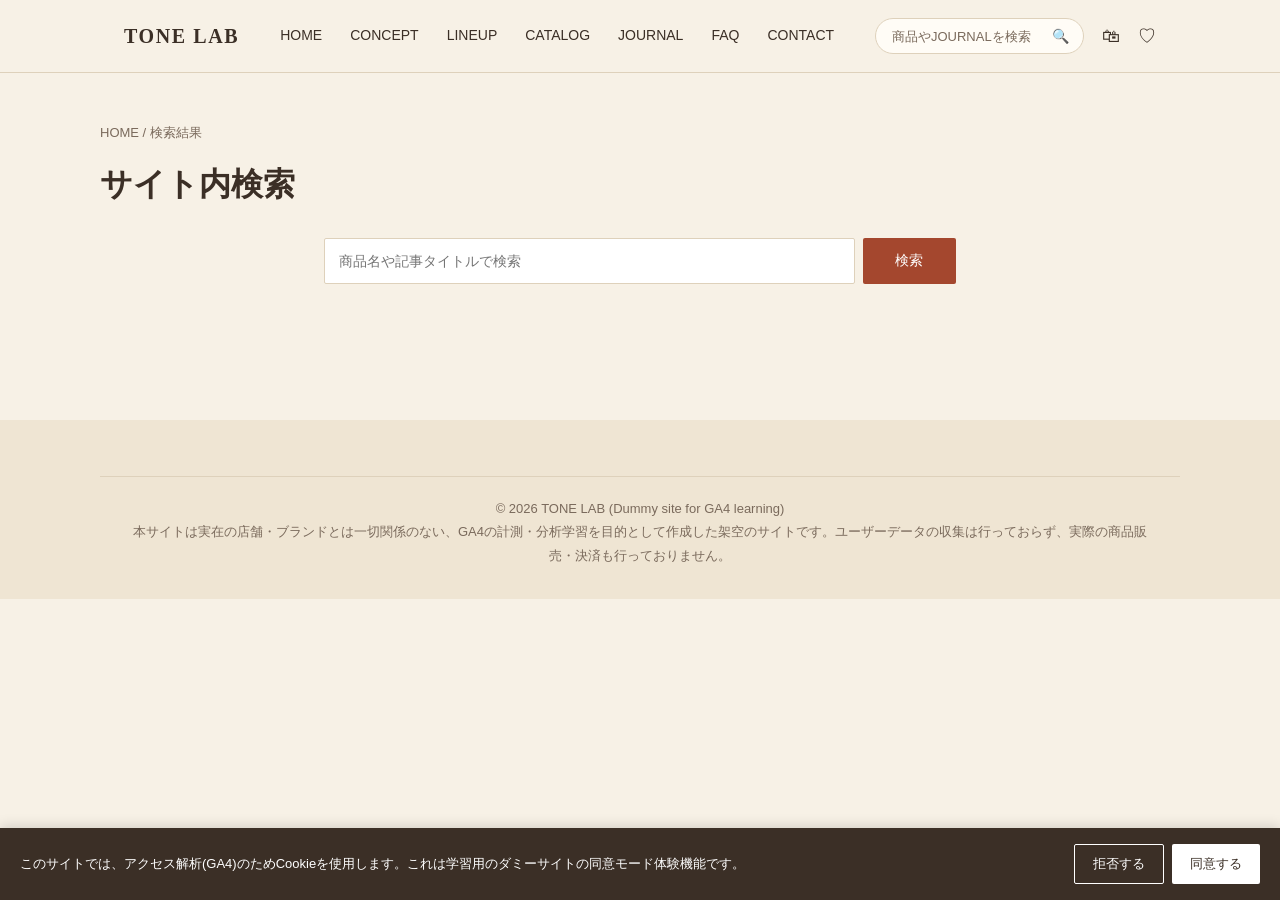
<file: search.html>
<!DOCTYPE html>
<html lang="ja">
<head>
<meta charset="UTF-8">
<meta name="viewport" content="width=device-width, initial-scale=1.0">
<title>検索結果 | TONE LAB - Dummy for GA4</title>
<link rel="icon" type="image/png" sizes="32x32" href="assets/images/favicon-32.png?v=2">
<link rel="icon" type="image/png" sizes="256x256" href="assets/images/favicon.png?v=2">
<link rel="shortcut icon" href="favicon.ico?v=2">
<link rel="apple-touch-icon" href="assets/images/apple-touch-icon.png?v=2">
<meta name="robots" content="noindex, nofollow">
<meta http-equiv="Content-Security-Policy" content="default-src 'self'; script-src 'self' 'unsafe-inline' https://www.googletagmanager.com https://tagassistant.google.com; img-src 'self' data: https://www.googletagmanager.com https://*.google-analytics.com https://*.googletagmanager.com https://ssl.gstatic.com https://www.gstatic.com https://www.google.com https://www.google.co.jp https://i.ytimg.com; style-src 'self' 'unsafe-inline' https://fonts.googleapis.com; font-src https://fonts.gstatic.com; connect-src https://www.googletagmanager.com https://*.google-analytics.com https://*.analytics.google.com https://analytics.google.com https://stats.g.doubleclick.net; frame-src https://www.googletagmanager.com;">
<link rel="stylesheet" href="css/style.css">

<!-- ▼▼ 計測: Googleタグマネージャー (GTM-KVGTX6H4) ▼▼
     ・GA4(測定ID G-BQ4DZSXQY0)への送信は、GTMのタグが行います。このページからgtag.jsは直接読み込みません。
     ・同意モード(Consent Mode)の既定値は、GTMより先に宣言する必要があるため、この順番で置いています。 -->
<script>
  window.dataLayer = window.dataLayer || [];
  function gtag(){dataLayer.push(arguments);}
  // Consent Mode: 同意が得られるまでは既定で計測を制限しておく(過去に同意済みなら最初から granted)
  (function () {
    var c = "denied";
    try {
      var s = JSON.parse(localStorage.getItem("closetlab_consent_v1"));
      if (s && s.choice === "granted") c = "granted";
    } catch (e) {}
    gtag("consent", "default", {
      ad_storage: c,
      ad_user_data: c,
      ad_personalization: c,
      analytics_storage: c
    });
  })();
</script>
<!-- Google Tag Manager -->
<script>(function(w,d,s,l,i){w[l]=w[l]||[];w[l].push({'gtm.start':
new Date().getTime(),event:'gtm.js'});var f=d.getElementsByTagName(s)[0],
j=d.createElement(s),dl=l!='dataLayer'?'&l='+l:'';j.async=true;j.src=
'https://www.googletagmanager.com/gtm.js?id='+i+dl;f.parentNode.insertBefore(j,f);
})(window,document,'script','dataLayer','GTM-KVGTX6H4');</script>
<!-- End Google Tag Manager -->
<!-- ▲▲ ここまで ▲▲ -->

</head>
<body>
<!-- Google Tag Manager (noscript) -->
<noscript><iframe src="https://www.googletagmanager.com/ns.html?id=GTM-KVGTX6H4"
height="0" width="0" style="display:none;visibility:hidden"></iframe></noscript>
<!-- End Google Tag Manager (noscript) -->


<header class="site-header">
  <div class="container">
    <a href="index.html" class="logo">TONE LAB</a>
    <nav class="main-nav">
      <a href="index.html">HOME</a>
      <a href="index.html#concept">CONCEPT</a>
      <a href="products.html">LINEUP</a>
      <a href="assets/pdf/catalog.pdf">CATALOG</a>
      <a href="index.html#journal">JOURNAL</a>
      <a href="index.html#faq">FAQ</a>
      <a href="contact.html">CONTACT</a>
    </nav>
    <div class="header-actions">
      <div class="header-search">
        <form action="search.html" method="get">
          <input type="text" name="q" placeholder="商品やJOURNALを検索" aria-label="サイト内検索">
          <button type="submit" aria-label="検索">🔍</button>
        </form>
      </div>
      <a href="cart.html" class="cart-link" aria-label="カート">🛍 <span class="cart-badge" data-cart-badge>0</span></a>
      <a href="wishlist.html" class="cart-link" aria-label="お気に入り">♡ <span class="cart-badge" data-wishlist-badge>0</span></a>
      <button class="menu-btn" data-menu-btn aria-label="メニュー">☰</button>
    </div>
  </div>
  <div class="menu-panel" data-menu-panel>
    <a href="index.html">HOME</a>
    <a href="index.html#journal">JOURNAL</a>
    <a href="wishlist.html">お気に入り</a>
    <a href="products.html">LINEUP</a>
    <a href="assets/pdf/catalog.pdf">CATALOG</a>
    <a href="index.html#concept">CONCEPT</a>
    <a href="index.html#faq">FAQ</a>
    <a href="contact.html">CONTACT</a>
  </div>
</header>

<div class="container page-header">
  <div class="breadcrumb"><a href="index.html">HOME</a> / 検索結果</div>
  <h1>サイト内検索</h1>
</div>

<div class="container" style="max-width:680px; padding-bottom:96px">
  <form id="search-form" style="display:flex; gap:8px; margin-bottom:40px" method="get" action="search.html">
    <input type="text" name="q" id="search-input" placeholder="商品名や記事タイトルで検索" style="flex:1; padding:12px 14px; border:1px solid var(--border); border-radius:2px; font-size:14px; font-family:var(--font-body)">
    <button type="submit" class="btn">検索</button>
  </form>
  <div id="search-results"></div>
</div>

<footer class="site-footer">
  <div class="container footer-bottom">
    © 2026 TONE LAB (Dummy site for GA4 learning)<br>
    本サイトは実在の店舗・ブランドとは一切関係のない、GA4の計測・分析学習を目的として作成した架空のサイトです。ユーザーデータの収集は行っておらず、実際の商品販売・決済も行っておりません。
  </div>
</footer>

<script src="js/products.js"></script>
<script src="js/journal.js"></script>
<script src="js/cart.js"></script>
<script src="js/wishlist.js"></script>
<script src="js/analytics.js"></script>
<script src="js/consent.js"></script>
<script src="js/main.js"></script>
<script>
  const params = new URLSearchParams(location.search);
  const query = (params.get("q") || "").trim();
  const resultsEl = document.getElementById("search-results");
  document.getElementById("search-input").value = query;

  if (query) {
    const q = query.toLowerCase();
    const productHits = PRODUCTS.filter(p => p.name.toLowerCase().includes(q) || p.category.toLowerCase().includes(q));
    const journalHits = JOURNAL_POSTS.filter(p => p.title.toLowerCase().includes(q));
    const totalHits = productHits.length + journalHits.length;

    let html = '<p style="color:var(--text-soft);font-size:13px;margin-bottom:24px">「' + query + '」の検索結果:' + totalHits + '件</p>';

    if (productHits.length) {
      html += '<h3 style="font-size:14px;letter-spacing:0.05em;color:var(--olive);margin-bottom:12px">商品</h3>';
      html += '<div class="journal-list" style="margin-bottom:32px">';
      productHits.forEach(p => {
        html += '<a class="journal-item" href="product.html?id=' + p.id + '"><span class="journal-thumb" style="background:' + p.color + '"><img src="' + p.image + '" alt="" onerror="this.remove()"></span><span>' + p.name + '<br><span style="color:var(--text-soft);font-size:12px">¥' + p.price.toLocaleString() + '</span></span></a>';
      });
      html += '</div>';
    }

    if (journalHits.length) {
      html += '<h3 style="font-size:14px;letter-spacing:0.05em;color:var(--olive);margin-bottom:12px">JOURNAL記事</h3>';
      html += '<div class="journal-list">';
      journalHits.forEach(p => {
        html += '<a class="journal-item" href="journal.html?id=' + p.id + '"><span class="journal-date">' + p.date + '</span><span><span class="journal-tag">' + p.tag + '</span>' + p.title + '</span></a>';
      });
      html += '</div>';
    }

    if (totalHits === 0) {
      html += '<p style="color:var(--text-soft)">該当する結果が見つかりませんでした。別のキーワードでお試しください。</p>';
    }

    resultsEl.innerHTML = html;

    // GA4推奨イベント: view_search_results
    sendEvent("view_search_results", {
      search_term: query,
      results_count: totalHits
    });
  }
</script>
</body>
</html>
</file>
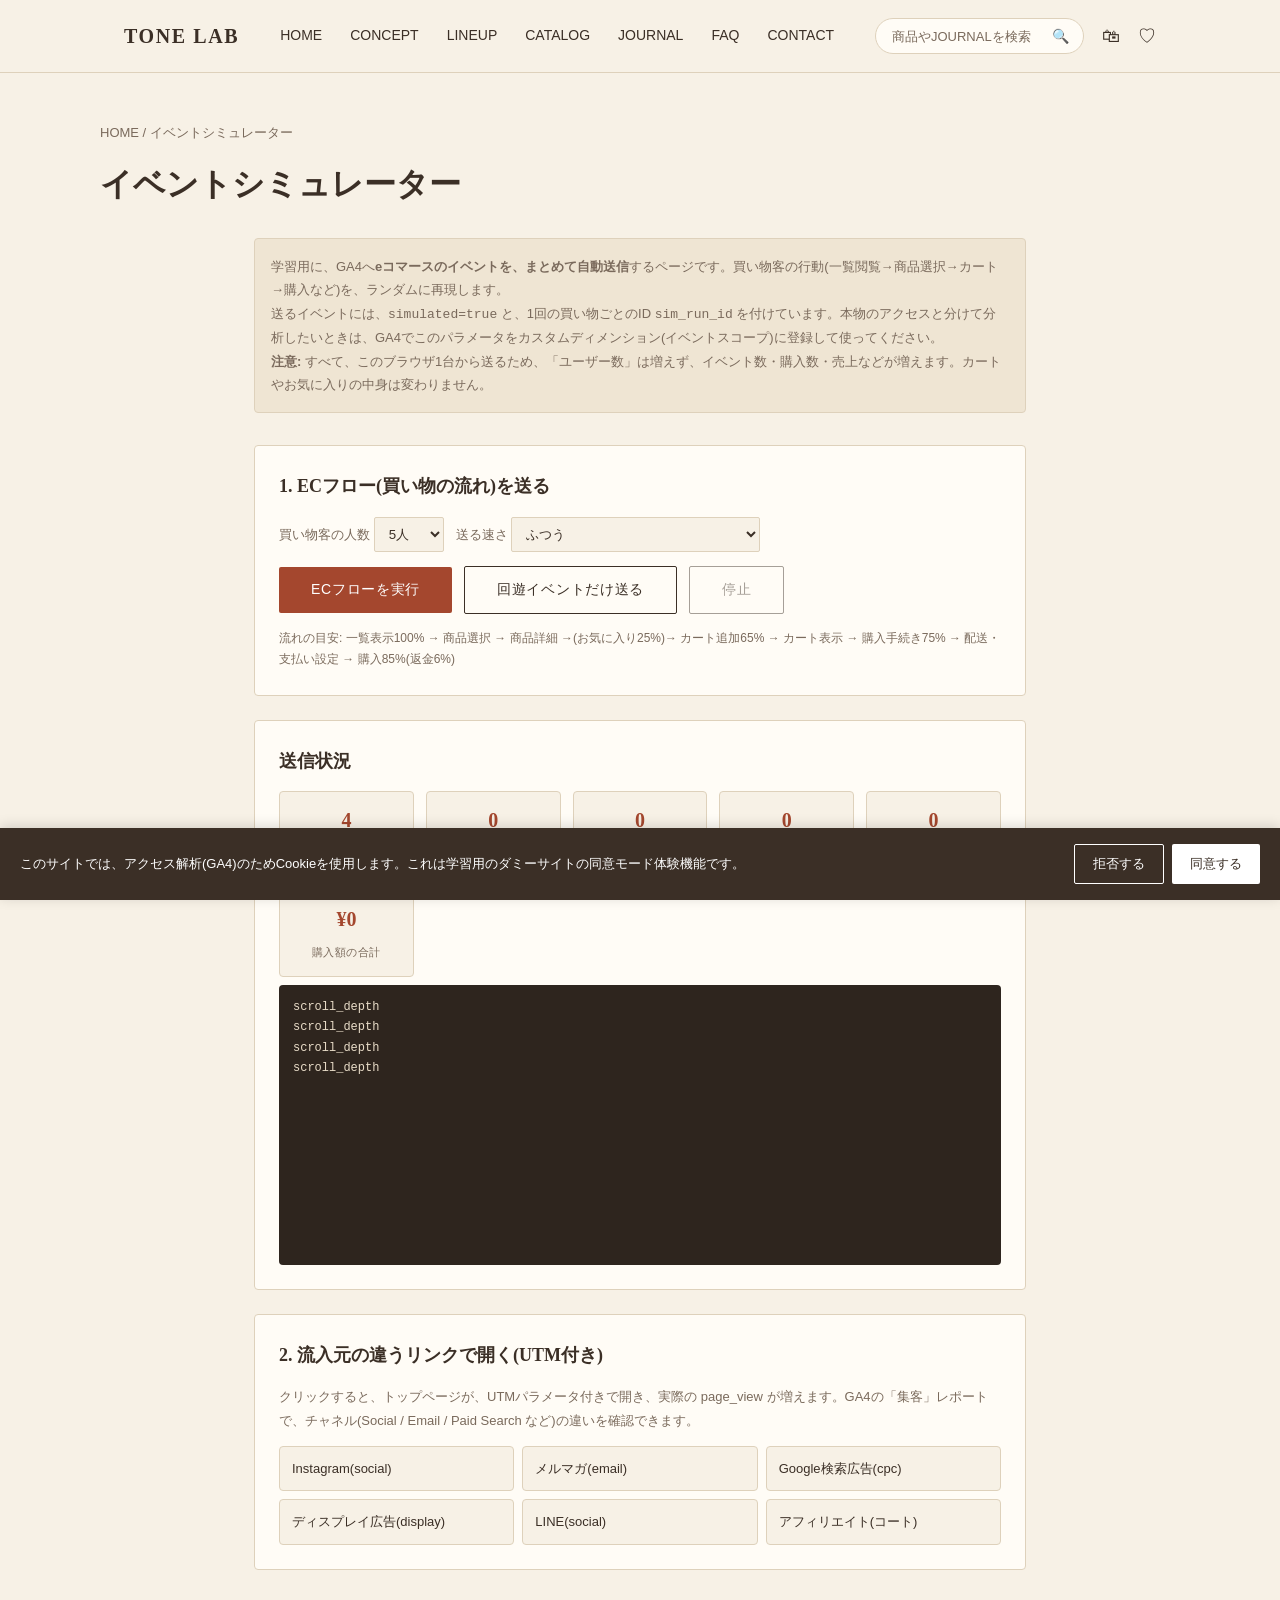
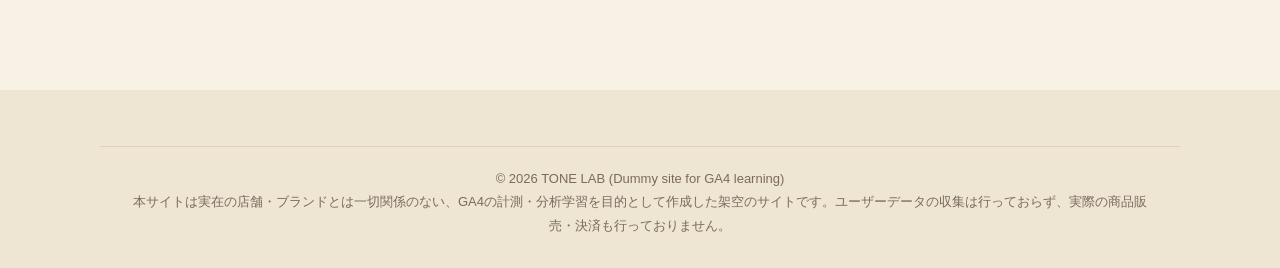
<file: simulate.html>
<!DOCTYPE html>
<html lang="ja">
<head>
<meta charset="UTF-8">
<meta name="viewport" content="width=device-width, initial-scale=1.0">
<title>イベントシミュレーター | TONE LAB - Dummy for GA4</title>
<link rel="icon" type="image/png" sizes="32x32" href="assets/images/favicon-32.png?v=2">
<link rel="icon" type="image/png" sizes="256x256" href="assets/images/favicon.png?v=2">
<link rel="shortcut icon" href="favicon.ico?v=2">
<link rel="apple-touch-icon" href="assets/images/apple-touch-icon.png?v=2">
<meta name="robots" content="noindex, nofollow">
<meta http-equiv="Content-Security-Policy" content="default-src 'self'; script-src 'self' 'unsafe-inline' https://www.googletagmanager.com https://tagassistant.google.com; img-src 'self' data: https://www.googletagmanager.com https://*.google-analytics.com https://*.googletagmanager.com https://ssl.gstatic.com https://www.gstatic.com https://www.google.com https://www.google.co.jp https://i.ytimg.com; style-src 'self' 'unsafe-inline' https://fonts.googleapis.com; font-src https://fonts.gstatic.com; connect-src https://www.googletagmanager.com https://*.google-analytics.com https://*.analytics.google.com https://analytics.google.com https://stats.g.doubleclick.net; frame-src https://www.googletagmanager.com;">
<link rel="stylesheet" href="css/style.css">

<!-- ▼▼ 計測: Googleタグマネージャー (GTM-KVGTX6H4) ▼▼
     ・GA4(測定ID G-BQ4DZSXQY0)への送信は、GTMのタグが行います。このページからgtag.jsは直接読み込みません。
     ・同意モード(Consent Mode)の既定値は、GTMより先に宣言する必要があるため、この順番で置いています。 -->
<script>
  window.dataLayer = window.dataLayer || [];
  function gtag(){dataLayer.push(arguments);}
  // Consent Mode: 同意が得られるまでは既定で計測を制限しておく(過去に同意済みなら最初から granted)
  (function () {
    var c = "denied";
    try {
      var s = JSON.parse(localStorage.getItem("closetlab_consent_v1"));
      if (s && s.choice === "granted") c = "granted";
    } catch (e) {}
    gtag("consent", "default", {
      ad_storage: c,
      ad_user_data: c,
      ad_personalization: c,
      analytics_storage: c
    });
  })();
</script>
<!-- Google Tag Manager -->
<script>(function(w,d,s,l,i){w[l]=w[l]||[];w[l].push({'gtm.start':
new Date().getTime(),event:'gtm.js'});var f=d.getElementsByTagName(s)[0],
j=d.createElement(s),dl=l!='dataLayer'?'&l='+l:'';j.async=true;j.src=
'https://www.googletagmanager.com/gtm.js?id='+i+dl;f.parentNode.insertBefore(j,f);
})(window,document,'script','dataLayer','GTM-KVGTX6H4');</script>
<!-- End Google Tag Manager -->
<!-- ▲▲ ここまで ▲▲ -->

</head>
<body>
<!-- Google Tag Manager (noscript) -->
<noscript><iframe src="https://www.googletagmanager.com/ns.html?id=GTM-KVGTX6H4"
height="0" width="0" style="display:none;visibility:hidden"></iframe></noscript>
<!-- End Google Tag Manager (noscript) -->


<header class="site-header">
  <div class="container">
    <a href="index.html" class="logo">TONE LAB</a>
    <nav class="main-nav">
      <a href="index.html">HOME</a>
      <a href="index.html#concept">CONCEPT</a>
      <a href="products.html">LINEUP</a>
      <a href="assets/pdf/catalog.pdf">CATALOG</a>
      <a href="index.html#journal">JOURNAL</a>
      <a href="index.html#faq">FAQ</a>
      <a href="contact.html">CONTACT</a>
    </nav>
    <div class="header-actions">
      <div class="header-search">
        <form action="search.html" method="get">
          <input type="text" name="q" placeholder="商品やJOURNALを検索" aria-label="サイト内検索">
          <button type="submit" aria-label="検索">🔍</button>
        </form>
      </div>
      <a href="cart.html" class="cart-link" aria-label="カート">🛍 <span class="cart-badge" data-cart-badge>0</span></a>
      <a href="wishlist.html" class="cart-link" aria-label="お気に入り">♡ <span class="cart-badge" data-wishlist-badge>0</span></a>
      <button class="menu-btn" data-menu-btn aria-label="メニュー">☰</button>
    </div>
  </div>
  <div class="menu-panel" data-menu-panel>
    <a href="index.html">HOME</a>
    <a href="index.html#journal">JOURNAL</a>
    <a href="wishlist.html">お気に入り</a>
    <a href="products.html">LINEUP</a>
    <a href="assets/pdf/catalog.pdf">CATALOG</a>
    <a href="index.html#concept">CONCEPT</a>
    <a href="index.html#faq">FAQ</a>
    <a href="contact.html">CONTACT</a>
  </div>
</header>

<div class="container page-header">
  <div class="breadcrumb"><a href="index.html">HOME</a> / イベントシミュレーター</div>
  <h1>イベントシミュレーター</h1>
</div>

<div class="container" style="max-width:820px; padding-bottom:96px">
  <div class="notice-box">
    学習用に、GA4へ<strong>eコマースのイベントを、まとめて自動送信</strong>するページです。買い物客の行動(一覧閲覧→商品選択→カート→購入など)を、ランダムに再現します。<br>
    送るイベントには、<code>simulated=true</code> と、1回の買い物ごとのID <code>sim_run_id</code> を付けています。本物のアクセスと分けて分析したいときは、GA4でこのパラメータをカスタムディメンション(イベントスコープ)に登録して使ってください。<br>
    <strong>注意:</strong> すべて、このブラウザ1台から送るため、「ユーザー数」は増えず、イベント数・購入数・売上などが増えます。カートやお気に入りの中身は変わりません。
  </div>

  <div class="sim-panel">
    <h2>1. ECフロー(買い物の流れ)を送る</h2>
    <div class="sim-row">
      <label>買い物客の人数
        <select id="sim-runs">
          <option value="1">1人</option>
          <option value="3">3人</option>
          <option value="5" selected>5人</option>
          <option value="10">10人</option>
          <option value="20">20人</option>
          <option value="50">50人</option>
        </select>
      </label>
      <label>送る速さ
        <select id="sim-speed">
          <option value="40">速い</option>
          <option value="150" selected>ふつう</option>
          <option value="400">ゆっくり(DebugViewで追いやすい)</option>
        </select>
      </label>
    </div>
    <div class="sim-row">
      <button class="btn" id="sim-start-ec">ECフローを実行</button>
      <button class="btn-outline btn" id="sim-start-browse">回遊イベントだけ送る</button>
      <button class="btn-outline btn" id="sim-stop" disabled>停止</button>
    </div>
    <p style="font-size:12px;color:var(--text-soft);margin:0">
      流れの目安: 一覧表示100% → 商品選択 → 商品詳細 →(お気に入り25%)→ カート追加65% → カート表示 → 購入手続き75% → 配送・支払い設定 → 購入85%(返金6%)
    </p>
  </div>

  <div class="sim-panel">
    <h2>送信状況</h2>
    <div class="sim-stats">
      <div class="sim-stat"><b id="st-events">0</b><span>イベント合計</span></div>
      <div class="sim-stat"><b id="st-runs">0</b><span>買い物客</span></div>
      <div class="sim-stat"><b id="st-cart">0</b><span>add_to_cart</span></div>
      <div class="sim-stat"><b id="st-checkout">0</b><span>begin_checkout</span></div>
      <div class="sim-stat"><b id="st-purchase">0</b><span>purchase</span></div>
      <div class="sim-stat"><b id="st-revenue">¥0</b><span>購入額の合計</span></div>
    </div>
    <div class="sim-log" id="sim-log" aria-live="polite"></div>
  </div>

  <div class="sim-panel">
    <h2>2. 流入元の違うリンクで開く(UTM付き)</h2>
    <p style="font-size:13px;color:var(--text-soft);margin:0 0 14px">
      クリックすると、トップページが、UTMパラメータ付きで開き、実際の page_view が増えます。GA4の「集客」レポートで、チャネル(Social / Email / Paid Search など)の違いを確認できます。
    </p>
    <div class="sim-links">
      <a href="index.html?utm_source=instagram&utm_medium=social&utm_campaign=fw2026_look">Instagram(social)</a>
      <a href="index.html?utm_source=newsletter&utm_medium=email&utm_campaign=site_renewal">メルマガ(email)</a>
      <a href="index.html?utm_source=google&utm_medium=cpc&utm_campaign=brand_search">Google検索広告(cpc)</a>
      <a href="index.html?utm_source=yahoo&utm_medium=display&utm_campaign=retargeting">ディスプレイ広告(display)</a>
      <a href="index.html?utm_source=line&utm_medium=social&utm_campaign=welcome_coupon">LINE(social)</a>
      <a href="product.html?id=6&utm_source=affiliate_a&utm_medium=affiliate&utm_campaign=winter_coat">アフィリエイト(コート)</a>
    </div>
  </div>
</div>

<footer class="site-footer">
  <div class="container footer-bottom">
    © 2026 TONE LAB (Dummy site for GA4 learning)<br>
    本サイトは実在の店舗・ブランドとは一切関係のない、GA4の計測・分析学習を目的として作成した架空のサイトです。ユーザーデータの収集は行っておらず、実際の商品販売・決済も行っておりません。
  </div>
</footer>

<script src="js/products.js"></script>
<script src="js/journal.js"></script>
<script src="js/cart.js"></script>
<script src="js/wishlist.js"></script>
<script src="js/analytics.js"></script>
<script src="js/consent.js"></script>
<script>
  // ============================================================
  // イベントシミュレーター
  // ・analytics.js の track***() / sendEvent() をそのまま使うので、
  //   本物のサイトと同じ形のイベントが、dataLayer経由でGTM→GA4へ届きます。
  // ・カート(localStorage)には一切触れません。
  // ============================================================
  const stats = { events: 0, runs: 0, cart: 0, checkout: 0, purchase: 0, revenue: 0 };
  const state = { running: false, stop: false };
  const logEl = document.getElementById("sim-log");
  const delayEl = document.getElementById("sim-speed");

  // sendEventを包んで、カウントとログ表示を追加(送信そのものは元の関数が行う)
  const originalSendEvent = window.sendEvent;
  window.sendEvent = function (name, params) {
    originalSendEvent(name, params);
    stats.events++;
    if (name === "add_to_cart") stats.cart++;
    if (name === "begin_checkout") stats.checkout++;
    if (name === "purchase") {
      stats.purchase++;
      stats.revenue += (params && params.value) || 0;
    }
    refreshStats();
    const ecom = ECOMMERCE_EVENTS.indexOf(name) !== -1;
    addLog("  " + name, ecom ? "ev-ecom" : "");
  };

  function refreshStats() {
    document.getElementById("st-events").textContent = stats.events;
    document.getElementById("st-runs").textContent = stats.runs;
    document.getElementById("st-cart").textContent = stats.cart;
    document.getElementById("st-checkout").textContent = stats.checkout;
    document.getElementById("st-purchase").textContent = stats.purchase;
    document.getElementById("st-revenue").textContent = "¥" + stats.revenue.toLocaleString();
  }
  function addLog(text, cls) {
    const line = document.createElement("div");
    if (cls) line.className = cls;
    line.textContent = text;
    logEl.appendChild(line);
    logEl.scrollTop = logEl.scrollHeight;
  }

  // ---------- 乱数ヘルパー ----------
  const rand = (a, b) => a + Math.floor(Math.random() * (b - a + 1));
  const chance = p => Math.random() < p;
  const pick = arr => arr[Math.floor(Math.random() * arr.length)];
  function sample(arr, n) {
    const copy = arr.slice(), out = [];
    while (out.length < n && copy.length) out.push(copy.splice(Math.floor(Math.random() * copy.length), 1)[0]);
    return out;
  }
  const sleep = () => new Promise(r => setTimeout(r, parseInt(delayEl.value, 10)));

  // ---------- 回遊系イベント(買い物とは別の動き) ----------
  async function browseEvents() {
    if (chance(0.5)) {
      const post = pick(JOURNAL_POSTS);
      sendEvent("select_content", { content_type: "journal", item_id: post.id, content_title: post.title });
      await sleep();
    }
    if (chance(0.3)) {
      const term = pick(["コート", "ブーツ", "ニット", "スカート", "バッグ", "ワンピース", "マフラー"]);
      const hits = PRODUCTS.filter(p => p.name.indexOf(term) !== -1 || p.category.indexOf(term) !== -1).length;
      sendEvent("view_search_results", { search_term: term, results_count: hits });
      await sleep();
    }
    if (chance(0.3)) {
      sendEvent("faq_open", { question: pick(["注文から発送までどのくらいかかりますか？", "返品や交換は可能ですか？", "どのような支払い方法が利用できますか？", "自宅で洗濯できる素材かどうか確認できますか？"]) });
      await sleep();
    }
    [25, 50, 75, 90].forEach(function (t) {
      if (chance(0.7 - t / 200)) sendEvent("scroll_depth", { percent_scrolled: t, page_path: pick(["/", "/product.html", "/journal.html"]) });
    });
    if (chance(0.1)) {
      sendEvent("file_download", { file_name: "catalog.pdf", link_url: "assets/pdf/catalog.pdf" });
      await sleep();
    }
    if (chance(0.08)) {
      sendEvent("click", { link_url: "https://www.instagram.com/", link_domain: "www.instagram.com", outbound: true });
      await sleep();
    }
    if (chance(0.07)) {
      sendEvent("form_start", { form_name: "contact_form" });
      await sleep();
      if (chance(0.5)) sendEvent("generate_lead", { lead_type: pick(["product", "order", "other"]), form_name: "contact_form" });
    }
  }

  // ---------- 買い物客1人分のEC行動 ----------
  async function runShopper(no, total) {
    const runId = "R" + Date.now().toString(36).slice(-5) + no;
    window.ANALYTICS_EXTRA_PARAMS = { simulated: "true", sim_run_id: runId };
    addLog("--- 買い物客 " + no + " / " + total + " (" + runId + ") ---", "ev-run");

    const cat = chance(0.4) ? pick(PRODUCT_CATEGORIES) : "ALL";
    const base = "トップページ ラインナップ";
    const listName = cat === "ALL" ? base : base + "(" + cat + ")";
    const items = cat === "ALL" ? PRODUCTS : PRODUCTS.filter(p => p.category === cat);
    if (cat !== "ALL") { sendEvent("filter_select", { filter_name: "category", filter_value: cat }); await sleep(); }
    trackViewItemList(items, listName);
    await sleep();

    const cart = [];
    for (const p of sample(items, rand(1, Math.min(3, items.length)))) {
      if (state.stop) return;
      trackSelectItem(p, listName); await sleep();
      trackViewItem(p); await sleep();
      if (chance(0.25)) { trackAddToWishlist(p); await sleep(); }
      if (chance(0.65)) {
        const variant = pick(p.colors) + " / " + pick(p.sizes);
        const qty = chance(0.2) ? 2 : 1;
        trackAddToCart(p, qty, variant);
        cart.push({ id: p.id, sku: p.sku, name: p.name, category: p.category, price: p.price, qty: qty, variant: variant });
        await sleep();
      }
    }
    await browseEvents();

    if (cart.length === 0) { addLog("  (カートに入れず離脱)"); return; }
    if (chance(0.85)) { trackViewCart(cart); await sleep(); }
    if (cart.length > 1 && chance(0.15)) {
      const removed = cart.splice(rand(0, cart.length - 1), 1)[0];
      trackRemoveFromCart(getProductById(removed.id), removed.qty);
      await sleep();
    }
    if (!chance(0.75)) { addLog("  (購入手続きに進まず離脱)"); return; }
    trackBeginCheckout(cart); await sleep();

    const shipping = chance(0.25) ? "express" : "standard";
    if (chance(0.9)) { trackAddShippingInfo(cart, shipping); await sleep(); }
    const payment = pick(["credit_card", "cod"]);
    if (chance(0.9)) { trackAddPaymentInfo(cart, payment); await sleep(); }
    if (!chance(0.85)) { addLog("  (注文を確定せず離脱)"); return; }

    const subtotal = cart.reduce((s, c) => s + c.price * c.qty, 0);
    const coupon = chance(0.3) ? "WELCOME10" : null;
    const discount = coupon ? Math.round(subtotal * 0.10) : 0;
    const fee = shipping === "express" ? 500 : 0;
    const txId = "SIM" + Date.now() + no;
    trackPurchase(txId, cart, fee, coupon, discount);
    await sleep();
    if (chance(0.06)) {
      trackRefund(txId, subtotal + fee - discount, cart);
      await sleep();
    }
  }

  function setRunning(on) {
    state.running = on;
    document.getElementById("sim-start-ec").disabled = on;
    document.getElementById("sim-start-browse").disabled = on;
    document.getElementById("sim-stop").disabled = !on;
  }

  document.getElementById("sim-start-ec").addEventListener("click", async function () {
    if (state.running) return;
    setRunning(true); state.stop = false;
    const n = parseInt(document.getElementById("sim-runs").value, 10);
    for (let i = 1; i <= n && !state.stop; i++) {
      await runShopper(i, n);
      stats.runs++; refreshStats();
    }
    window.ANALYTICS_EXTRA_PARAMS = {};
    addLog(state.stop ? "■ 停止しました" : "■ 完了しました", "ev-run");
    setRunning(false);
  });

  document.getElementById("sim-start-browse").addEventListener("click", async function () {
    if (state.running) return;
    setRunning(true); state.stop = false;
    const n = parseInt(document.getElementById("sim-runs").value, 10);
    for (let i = 1; i <= n && !state.stop; i++) {
      window.ANALYTICS_EXTRA_PARAMS = { simulated: "true", sim_run_id: "B" + Date.now().toString(36).slice(-5) + i };
      addLog("--- 回遊 " + i + " / " + n + " ---", "ev-run");
      await browseEvents();
      stats.runs++; refreshStats();
    }
    window.ANALYTICS_EXTRA_PARAMS = {};
    addLog(state.stop ? "■ 停止しました" : "■ 完了しました", "ev-run");
    setRunning(false);
  });

  document.getElementById("sim-stop").addEventListener("click", function () { state.stop = true; });
</script>
<script src="js/main.js"></script>
</body>
</html>
</file>
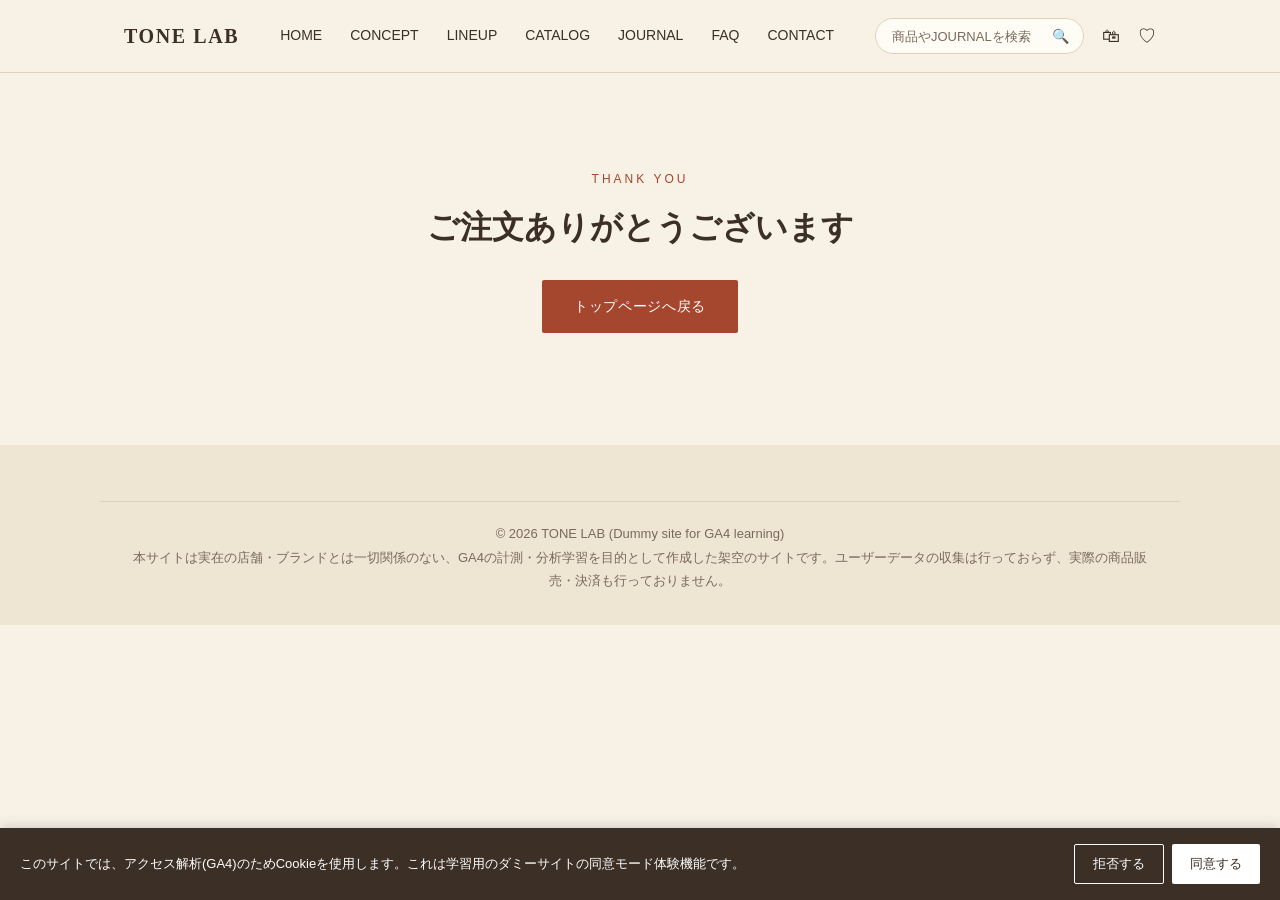
<file: thanks.html>
<!DOCTYPE html>
<html lang="ja">
<head>
<meta charset="UTF-8">
<meta name="viewport" content="width=device-width, initial-scale=1.0">
<title>ご注文ありがとうございます | TONE LAB - Dummy for GA4</title>
<link rel="icon" type="image/png" sizes="32x32" href="assets/images/favicon-32.png?v=2">
<link rel="icon" type="image/png" sizes="256x256" href="assets/images/favicon.png?v=2">
<link rel="shortcut icon" href="favicon.ico?v=2">
<link rel="apple-touch-icon" href="assets/images/apple-touch-icon.png?v=2">
<meta name="robots" content="noindex, nofollow">
<meta http-equiv="Content-Security-Policy" content="default-src 'self'; script-src 'self' 'unsafe-inline' https://www.googletagmanager.com https://tagassistant.google.com; img-src 'self' data: https://www.googletagmanager.com https://*.google-analytics.com https://*.googletagmanager.com https://ssl.gstatic.com https://www.gstatic.com https://www.google.com https://www.google.co.jp; style-src 'self' 'unsafe-inline' https://fonts.googleapis.com; font-src https://fonts.gstatic.com; connect-src https://www.googletagmanager.com https://*.google-analytics.com https://*.analytics.google.com https://analytics.google.com https://stats.g.doubleclick.net; frame-src https://www.googletagmanager.com;">
<link rel="stylesheet" href="css/style.css">

<!-- ▼▼ 計測: Googleタグマネージャー (GTM-KVGTX6H4) ▼▼
     ・GA4(測定ID G-BQ4DZSXQY0)への送信は、GTMのタグが行います。このページからgtag.jsは直接読み込みません。
     ・同意モード(Consent Mode)の既定値は、GTMより先に宣言する必要があるため、この順番で置いています。 -->
<script>
  window.dataLayer = window.dataLayer || [];
  function gtag(){dataLayer.push(arguments);}
  // Consent Mode: 同意が得られるまでは既定で計測を制限しておく(過去に同意済みなら最初から granted)
  (function () {
    var c = "denied";
    try {
      var s = JSON.parse(localStorage.getItem("closetlab_consent_v1"));
      if (s && s.choice === "granted") c = "granted";
    } catch (e) {}
    gtag("consent", "default", {
      ad_storage: c,
      ad_user_data: c,
      ad_personalization: c,
      analytics_storage: c
    });
  })();
</script>
<!-- Google Tag Manager -->
<script>(function(w,d,s,l,i){w[l]=w[l]||[];w[l].push({'gtm.start':
new Date().getTime(),event:'gtm.js'});var f=d.getElementsByTagName(s)[0],
j=d.createElement(s),dl=l!='dataLayer'?'&l='+l:'';j.async=true;j.src=
'https://www.googletagmanager.com/gtm.js?id='+i+dl;f.parentNode.insertBefore(j,f);
})(window,document,'script','dataLayer','GTM-KVGTX6H4');</script>
<!-- End Google Tag Manager -->
<!-- ▲▲ ここまで ▲▲ -->

</head>
<body>
<!-- Google Tag Manager (noscript) -->
<noscript><iframe src="https://www.googletagmanager.com/ns.html?id=GTM-KVGTX6H4"
height="0" width="0" style="display:none;visibility:hidden"></iframe></noscript>
<!-- End Google Tag Manager (noscript) -->


<header class="site-header">
  <div class="container">
    <a href="index.html" class="logo">TONE LAB</a>
    <nav class="main-nav">
      <a href="index.html">HOME</a>
      <a href="index.html#concept">CONCEPT</a>
      <a href="products.html">LINEUP</a>
      <a href="assets/pdf/catalog.pdf">CATALOG</a>
      <a href="index.html#journal">JOURNAL</a>
      <a href="index.html#faq">FAQ</a>
      <a href="contact.html">CONTACT</a>
    </nav>
    <div class="header-actions">
      <div class="header-search">
        <form action="search.html" method="get">
          <input type="text" name="q" placeholder="商品やJOURNALを検索" aria-label="サイト内検索">
          <button type="submit" aria-label="検索">🔍</button>
        </form>
      </div>
      <a href="cart.html" class="cart-link" aria-label="カート">🛍 <span class="cart-badge" data-cart-badge>0</span></a>
      <a href="wishlist.html" class="cart-link" aria-label="お気に入り">♡ <span class="cart-badge" data-wishlist-badge>0</span></a>
      <button class="menu-btn" data-menu-btn aria-label="メニュー">☰</button>
    </div>
  </div>
  <div class="menu-panel" data-menu-panel>
    <a href="index.html">HOME</a>
    <a href="index.html#journal">JOURNAL</a>
    <a href="wishlist.html">お気に入り</a>
    <a href="products.html">LINEUP</a>
    <a href="assets/pdf/catalog.pdf">CATALOG</a>
    <a href="index.html#concept">CONCEPT</a>
    <a href="index.html#faq">FAQ</a>
    <a href="contact.html">CONTACT</a>
  </div>
</header>

<div class="container thanks-box" id="thanks-root">
  <span class="eyebrow">THANK YOU</span>
  <h1>ご注文ありがとうございます</h1>
</div>

<footer class="site-footer">
  <div class="container footer-bottom">
    © 2026 TONE LAB (Dummy site for GA4 learning)<br>
    本サイトは実在の店舗・ブランドとは一切関係のない、GA4の計測・分析学習を目的として作成した架空のサイトです。ユーザーデータの収集は行っておらず、実際の商品販売・決済も行っておりません。
  </div>
</footer>

<script src="js/cart.js"></script>
<script src="js/wishlist.js"></script>
<script src="js/analytics.js"></script>
<script src="js/consent.js"></script>
<script src="js/main.js"></script>
<script>
  const order = JSON.parse(sessionStorage.getItem("last_order") || "null");
  const root = document.getElementById("thanks-root");
  if (order) {
    root.innerHTML +=
      '<p>注文番号</p><div class="order-id">' + order.transactionId + '</div>' +
      '<p>お支払い合計: ¥' + order.total.toLocaleString() + '</p>' +
      '<div style="margin-top:32px; display:flex; gap:12px; justify-content:center; flex-wrap:wrap">' +
        '<a href="index.html" class="btn">トップページへ戻る</a>' +
        '<button id="refund-btn" class="btn-outline btn">この注文を返品する(ダミー)</button>' +
      '</div>' +
      '<p id="refund-message" style="margin-top:16px; color:var(--text-soft); font-size:13px"></p>';

    document.getElementById("refund-btn").addEventListener("click", function () {
      trackRefund(order.transactionId, order.total, order.items || []);
      document.getElementById("refund-message").textContent =
        "返品を受け付けました(ダミー処理・実際の返金は発生しません)。GA4に refund イベントが送信されました。";
      this.disabled = true;
      this.textContent = "返品受付済み";
    });
  } else {
    root.innerHTML += '<p style="margin-top:24px"><a href="index.html" class="btn">トップページへ戻る</a></p>';
  }
</script>
</body>
</html>
</file>
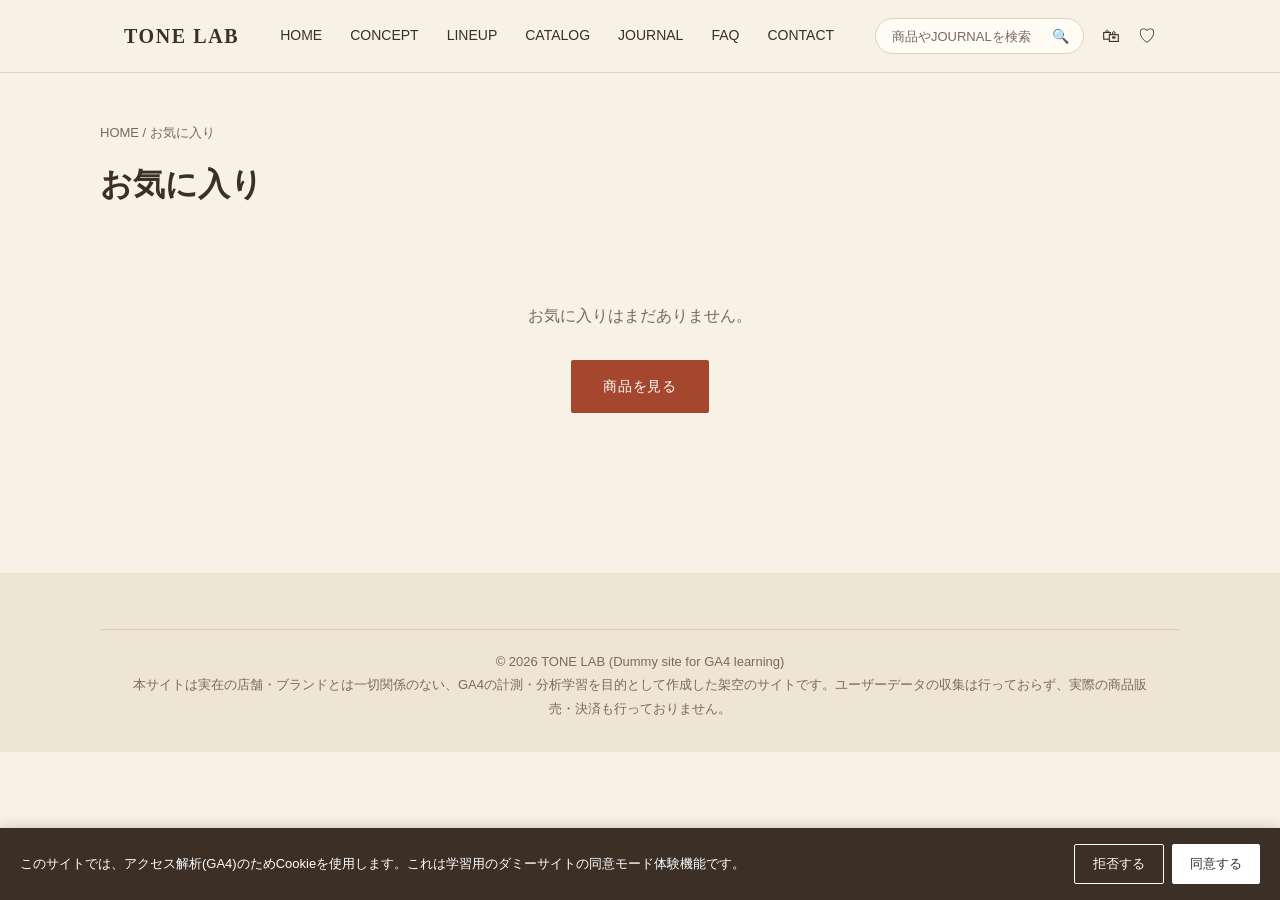
<file: wishlist.html>
<!DOCTYPE html>
<html lang="ja">
<head>
<meta charset="UTF-8">
<meta name="viewport" content="width=device-width, initial-scale=1.0">
<title>お気に入り | TONE LAB - Dummy for GA4</title>
<link rel="icon" type="image/png" sizes="32x32" href="assets/images/favicon-32.png?v=2">
<link rel="icon" type="image/png" sizes="256x256" href="assets/images/favicon.png?v=2">
<link rel="shortcut icon" href="favicon.ico?v=2">
<link rel="apple-touch-icon" href="assets/images/apple-touch-icon.png?v=2">
<meta name="robots" content="noindex, nofollow">
<meta http-equiv="Content-Security-Policy" content="default-src 'self'; script-src 'self' 'unsafe-inline' https://www.googletagmanager.com https://tagassistant.google.com; img-src 'self' data: https://www.googletagmanager.com https://*.google-analytics.com https://*.googletagmanager.com https://ssl.gstatic.com https://www.gstatic.com https://www.google.com https://www.google.co.jp; style-src 'self' 'unsafe-inline' https://fonts.googleapis.com; font-src https://fonts.gstatic.com; connect-src https://www.googletagmanager.com https://*.google-analytics.com https://*.analytics.google.com https://analytics.google.com https://stats.g.doubleclick.net; frame-src https://www.googletagmanager.com;">
<link rel="stylesheet" href="css/style.css">

<!-- ▼▼ 計測: Googleタグマネージャー (GTM-KVGTX6H4) ▼▼
     ・GA4(測定ID G-BQ4DZSXQY0)への送信は、GTMのタグが行います。このページからgtag.jsは直接読み込みません。
     ・同意モード(Consent Mode)の既定値は、GTMより先に宣言する必要があるため、この順番で置いています。 -->
<script>
  window.dataLayer = window.dataLayer || [];
  function gtag(){dataLayer.push(arguments);}
  // Consent Mode: 同意が得られるまでは既定で計測を制限しておく(過去に同意済みなら最初から granted)
  (function () {
    var c = "denied";
    try {
      var s = JSON.parse(localStorage.getItem("closetlab_consent_v1"));
      if (s && s.choice === "granted") c = "granted";
    } catch (e) {}
    gtag("consent", "default", {
      ad_storage: c,
      ad_user_data: c,
      ad_personalization: c,
      analytics_storage: c
    });
  })();
</script>
<!-- Google Tag Manager -->
<script>(function(w,d,s,l,i){w[l]=w[l]||[];w[l].push({'gtm.start':
new Date().getTime(),event:'gtm.js'});var f=d.getElementsByTagName(s)[0],
j=d.createElement(s),dl=l!='dataLayer'?'&l='+l:'';j.async=true;j.src=
'https://www.googletagmanager.com/gtm.js?id='+i+dl;f.parentNode.insertBefore(j,f);
})(window,document,'script','dataLayer','GTM-KVGTX6H4');</script>
<!-- End Google Tag Manager -->
<!-- ▲▲ ここまで ▲▲ -->

</head>
<body>
<!-- Google Tag Manager (noscript) -->
<noscript><iframe src="https://www.googletagmanager.com/ns.html?id=GTM-KVGTX6H4"
height="0" width="0" style="display:none;visibility:hidden"></iframe></noscript>
<!-- End Google Tag Manager (noscript) -->


<header class="site-header">
  <div class="container">
    <a href="index.html" class="logo">TONE LAB</a>
    <nav class="main-nav">
      <a href="index.html">HOME</a>
      <a href="index.html#concept">CONCEPT</a>
      <a href="products.html">LINEUP</a>
      <a href="assets/pdf/catalog.pdf">CATALOG</a>
      <a href="index.html#journal">JOURNAL</a>
      <a href="index.html#faq">FAQ</a>
      <a href="contact.html">CONTACT</a>
    </nav>
    <div class="header-actions">
      <div class="header-search">
        <form action="search.html" method="get">
          <input type="text" name="q" placeholder="商品やJOURNALを検索" aria-label="サイト内検索">
          <button type="submit" aria-label="検索">🔍</button>
        </form>
      </div>
      <a href="cart.html" class="cart-link" aria-label="カート">🛍 <span class="cart-badge" data-cart-badge>0</span></a>
      <a href="wishlist.html" class="cart-link" aria-label="お気に入り">♡ <span class="cart-badge" data-wishlist-badge>0</span></a>
      <button class="menu-btn" data-menu-btn aria-label="メニュー">☰</button>
    </div>
  </div>
  <div class="menu-panel" data-menu-panel>
    <a href="index.html">HOME</a>
    <a href="index.html#journal">JOURNAL</a>
    <a href="wishlist.html">お気に入り</a>
    <a href="products.html">LINEUP</a>
    <a href="assets/pdf/catalog.pdf">CATALOG</a>
    <a href="index.html#concept">CONCEPT</a>
    <a href="index.html#faq">FAQ</a>
    <a href="contact.html">CONTACT</a>
  </div>
</header>

<div class="container page-header">
  <div class="breadcrumb"><a href="index.html">HOME</a> / お気に入り</div>
  <h1>お気に入り</h1>
</div>

<div class="container" style="padding-bottom:96px">
  <div id="wishlist-root"></div>
</div>

<footer class="site-footer">
  <div class="container footer-bottom">
    © 2026 TONE LAB (Dummy site for GA4 learning)<br>
    本サイトは実在の店舗・ブランドとは一切関係のない、GA4の計測・分析学習を目的として作成した架空のサイトです。ユーザーデータの収集は行っておらず、実際の商品販売・決済も行っておりません。
  </div>
</footer>

<script src="js/products.js"></script>
<script src="js/cart.js"></script>
<script src="js/wishlist.js"></script>
<script src="js/analytics.js"></script>
<script src="js/consent.js"></script>
<script src="js/main.js"></script>
<script>
  function render() {
    const list = getWishlist();
    const root = document.getElementById("wishlist-root");
    if (list.length === 0) {
      root.innerHTML = '<div class="empty-state">お気に入りはまだありません。<br><br><a href="products.html" class="btn">商品を見る</a></div>';
      return;
    }
    root.innerHTML = '<div class="product-grid">' + list.map(function (w) {
      return '<div class="product-card">' +
        '<div class="product-thumb" style="background:' + w.color + '"><img src="' + w.image + '" alt="' + w.name + '" onerror="this.remove()"></div>' +
        '<div class="product-body">' +
          '<h3>' + w.name + '</h3>' +
          '<div class="product-price">¥' + w.price.toLocaleString() + '</div>' +
          '<div class="product-actions">' +
            '<a class="btn-outline btn" href="product.html?id=' + w.id + '">詳細を見る</a>' +
            '<button class="btn-outline btn" data-remove-wish="' + w.id + '" style="flex:0 0 auto">削除</button>' +
          '</div>' +
        '</div>' +
      '</div>';
    }).join('') + '</div>';
  }

  render();

  document.getElementById("wishlist-root").addEventListener("click", function (e) {
    const btn = e.target.closest("[data-remove-wish]");
    if (btn) {
      removeFromWishlist(btn.getAttribute("data-remove-wish"));
      render();
    }
  });
</script>
</body>
</html>
</file>
<file: css/style.css>
@import url('https://fonts.googleapis.com/css2?family=Shippori+Mincho:wght@500;700&family=Noto+Sans+JP:wght@300;400;500;700&display=swap');

/* ============================================================
   TONE LAB  ナチュラルカラー(アースカラー)テーマ
   クリームを土台に、ブリックレッドをアクセントにしています。
   色を変えたいときは、下の :root の値だけを変えればOKです。
   ============================================================ */
:root {
  --bg: #F7F1E6;          /* ページ全体のクリーム */
  --bg-alt: #EFE5D3;      /* 交互セクション・フッター */
  --surface: #FFFCF6;     /* カードなどの面 */
  --text: #3B2F26;        /* 本文(深いブラウン) */
  --text-soft: #7A6A5C;   /* 補足テキスト */
  --accent: #A4472E;      /* アクセント(ブリックレッド) */
  --accent-soft: #C06A4F;
  --olive: #6B6A3C;       /* 見出し小・ラベル(オリーブ) */
  --sage: #A9B7A0;
  --rose: #D9B8B0;
  --mustard: #D4A62A;
  --border: #DED1BB;
  --danger: #B3261E;
  --font-display: 'Shippori Mincho', serif;
  --font-body: 'Noto Sans JP', sans-serif;
}

* { box-sizing: border-box; }
html { scroll-behavior: smooth; }
body {
  margin: 0;
  font-family: var(--font-body);
  color: var(--text);
  background: var(--bg);
  line-height: 1.8;
  -webkit-font-smoothing: antialiased;
}
a { color: inherit; text-decoration: none; }
img { max-width: 100%; display: block; }
:focus-visible { outline: 2px solid var(--accent); outline-offset: 2px; }

.container { max-width: 1080px; margin: 0 auto; padding: 0 24px; }
.eyebrow {
  font-size: 12px;
  letter-spacing: 0.25em;
  color: var(--accent);
  font-weight: 500;
  margin-bottom: 8px;
  display: block;
}
h1, h2, h3 { font-family: var(--font-display); font-weight: 700; margin: 0; }

/* ---------- Header ---------- */
.site-header {
  position: sticky; top: 0; z-index: 50;
  background: rgba(247,241,230,0.94);
  backdrop-filter: blur(6px);
  border-bottom: 1px solid var(--border);
}
body.menu-open .site-header { background: var(--bg); backdrop-filter: none; }
.site-header .container {
  display: flex; align-items: center; justify-content: space-between;
  height: 72px;
}
.logo { font-family: var(--font-display); font-size: 20px; font-weight: 700; letter-spacing: 0.08em; white-space: nowrap; flex-shrink: 0; }
.main-nav { display: none; gap: 28px; font-size: 14px; }
.main-nav a:hover { color: var(--accent); }
.header-actions { display: flex; align-items: center; gap: 12px; }
.header-search form {
  display: flex; align-items: center; gap: 4px;
  border: 1px solid var(--border); border-radius: 999px;
  padding: 6px 6px 6px 14px; background: var(--surface);
}
.header-search input {
  border: none; outline: none; background: transparent;
  font-size: 13px; font-family: var(--font-body); width: 48px; color: var(--text);
}
.header-search input::placeholder { color: var(--text-soft); }
.header-search button {
  border: none; background: none; cursor: pointer; font-size: 14px;
  padding: 4px 8px; line-height: 1;
}
@media (min-width: 640px) {
  .header-actions { gap: 18px; }
  .header-search input { width: 150px; }
}
.cart-link { position: relative; font-size: 18px; line-height: 1; display: inline-flex; align-items: center; }
.cart-badge {
  position: absolute; top: -8px; right: -14px;
  background: var(--accent); color: #fff;
  font-size: 11px; min-width: 18px; height: 18px;
  border-radius: 999px; display: none; align-items: center; justify-content: center;
  padding: 0 4px;
}
.menu-btn { background: none; border: none; font-size: 22px; cursor: pointer; color: var(--text); }
.menu-panel {
  display: none; position: fixed; inset: 72px 0 0 0; background: var(--bg);
  padding: 24px 24px 32px; z-index: 60; overflow-y: auto;
}
.menu-panel.is-open { display: block; }
.menu-panel a { display: block; padding: 14px 0; border-bottom: 1px solid var(--border); font-size: 16px; letter-spacing: 0.06em; }
.menu-panel a:active { color: var(--accent); }

@media (min-width: 860px) {
  .main-nav { display: flex; }
  .menu-btn { display: none; }
}

/* ---------- Hero ---------- */
.hero {
  padding: 96px 0 64px;
  background: linear-gradient(160deg, var(--bg-alt) 0%, var(--bg) 60%);
  text-align: center;
}
.hero .news-pill {
  display: inline-block; font-size: 12px; padding: 6px 14px;
  border: 1px solid var(--border); border-radius: 999px; margin-bottom: 24px;
  color: var(--text-soft); background: var(--surface); transition: border-color .2s, color .2s;
}
.hero .news-pill:hover { border-color: var(--accent); color: var(--accent); }
.hero h1 { font-size: clamp(32px, 5vw, 52px); line-height: 1.5; margin-bottom: 16px; }
.hero p { color: var(--text-soft); margin-bottom: 40px; }
.hero-visual {
  height: 480px; border-radius: 4px; margin: 0 auto; max-width: 900px;
  background: linear-gradient(135deg, #C9B79C, #E3D5BF);
  display: flex; align-items: center; justify-content: center;
  color: rgba(255,255,255,0.85); font-family: var(--font-display); font-size: 15px; letter-spacing: 0.1em;
  overflow: hidden;
}
.hero-visual img { width: 100%; height: 100%; object-fit: cover; object-position: 50% 15%; }
@media (max-width: 639px) {
  .hero { padding: 64px 0 48px; }
  .hero-visual { height: 440px; }
  /* スマホは縦長に切り取られるため、人物が中央に入るよう位置を調整 */
  .hero-visual img { object-position: 41% 12%; }
}

/* ---------- Section generic ---------- */
.section { padding: 88px 0; }
.section-head { text-align: center; max-width: 560px; margin: 0 auto 48px; }
.section-head h2 { font-size: 28px; margin-top: 8px; }
.section-alt { background: var(--bg-alt); }
@media (max-width: 639px) {
  .section { padding: 64px 0; }
}

/* ---------- Concept ---------- */
.concept-grid { display: grid; gap: 40px; text-align: center; }
.concept-grid p { color: var(--text-soft); }

/* ---------- 3 pillars ---------- */
.pillars { display: grid; gap: 32px; grid-template-columns: repeat(auto-fit, minmax(220px,1fr)); margin-bottom: 48px; }
.pillar { text-align: center; padding: 24px; }
.pillar h3 { font-size: 14px; letter-spacing: 0.15em; color: var(--olive); margin-bottom: 10px; }
.pillar p { color: var(--text-soft); font-size: 14px; }
.btn {
  display: inline-block; padding: 14px 32px; border-radius: 2px;
  background: var(--accent); color: #fff; font-size: 14px; letter-spacing: 0.05em;
  border: none; cursor: pointer; transition: opacity .2s; font-family: var(--font-body);
}
.btn:hover { opacity: 0.85; }
.btn-outline { background: transparent; border: 1px solid var(--text); color: var(--text); }
.btn-outline:hover { background: var(--text); color: var(--bg); opacity: 1; }
.btn-block { display: block; width: 100%; text-align: center; }
.center { text-align: center; }

/* ---------- Category filter ---------- */
.cat-filter { display: flex; flex-wrap: wrap; justify-content: center; gap: 8px; margin: 0 auto 36px; max-width: 760px; }
.cat-filter button {
  font-family: var(--font-body); font-size: 13px; letter-spacing: 0.06em;
  padding: 8px 16px; border-radius: 999px; cursor: pointer;
  border: 1px solid var(--border); background: var(--surface); color: var(--text);
  transition: background .2s, color .2s, border-color .2s;
}
.cat-filter button:hover { border-color: var(--accent); color: var(--accent); }
.cat-filter button.is-active { background: var(--accent); border-color: var(--accent); color: #fff; }

/* ---------- Product grid ---------- */
.product-grid {
  display: grid; gap: 32px;
  grid-template-columns: repeat(auto-fill, minmax(220px,1fr));
}
.product-card {
  background: var(--surface); border: 1px solid var(--border); border-radius: 4px; overflow: hidden;
  display: flex; flex-direction: column; transition: box-shadow .2s, transform .2s;
}
.product-card:hover { box-shadow: 0 6px 20px rgba(59,47,38,0.10); transform: translateY(-2px); }
.product-thumb {
  aspect-ratio: 1 / 1; display: flex; align-items: center; justify-content: center;
  color: rgba(255,255,255,0.9); font-size: 13px; letter-spacing: 0.08em; font-family: var(--font-display);
  overflow: hidden; position: relative;
}
a.product-thumb { display: block; }
.product-name-link { color: inherit; }
.product-name-link:hover { color: var(--accent); }
.product-thumb img { width: 100%; height: 100%; object-fit: cover; object-position: center; }
.product-cat { font-size: 11px; letter-spacing: 0.15em; color: var(--olive); }
.product-body { padding: 18px 18px 22px; display: flex; flex-direction: column; gap: 6px; flex: 1; }
.product-body h3 { font-size: 16px; }
.product-price { color: var(--accent); font-weight: 500; }
.product-desc { color: var(--text-soft); font-size: 13px; flex: 1; }
.product-actions { display: flex; gap: 8px; margin-top: 10px; }
.product-actions .btn, .product-actions .btn-outline { flex: 1; text-align: center; padding: 10px 12px; font-size: 13px; }
@media (max-width: 639px) {
  .product-grid { grid-template-columns: repeat(2, 1fr); gap: 14px; }
  .product-body { padding: 12px 12px 14px; }
  .product-body h3 { font-size: 14px; }
  .product-desc { display: none; }
  .product-actions { flex-wrap: wrap; gap: 6px; margin-top: auto; padding-top: 6px; }
  .product-actions .btn, .product-actions .btn-outline { flex: 1 1 100%; padding: 9px 4px; font-size: 12px; letter-spacing: 0; white-space: nowrap; }
  /* 2段目: 「カートに追加」+ ハートの小さなボタン */
  .product-actions .btn[data-quick-add] { flex: 1 1 0; min-width: 0; }
  .product-actions .btn-outline[data-quick-wish] { flex: 0 0 40px !important; padding: 9px 0 !important; }
}

/* ---------- Catalog banner ---------- */
.catalog-banner {
  max-width: 760px; margin: 0 auto; text-align: center;
  padding: 48px 24px; border: 1px solid var(--border); border-radius: 4px; background: var(--surface);
}
.catalog-banner h2 { font-size: 26px; margin: 8px 0 12px; }
.catalog-banner p { color: var(--text-soft); margin: 0 0 24px; }
@media (max-width: 639px) {
  .catalog-banner { padding: 36px 18px; }
  .catalog-banner h2 { font-size: 20px; word-break: keep-all; }
}

/* ---------- Journal ---------- */
.journal-list { max-width: 640px; margin: 0 auto; }
.journal-item {
  display: flex; gap: 16px; padding: 18px 0; border-bottom: 1px solid var(--border);
  font-size: 14px; align-items: center; transition: opacity .15s;
}
.journal-item:hover { opacity: 0.65; }
.journal-thumb {
  width: 56px; height: 56px; border-radius: 4px; overflow: hidden; flex-shrink: 0;
  display: flex; align-items: center; justify-content: center;
}
.journal-thumb img { width: 100%; height: 100%; object-fit: cover; }
.journal-date { color: var(--text-soft); flex-shrink: 0; }
.journal-tag { color: var(--accent); font-size: 12px; margin-right: 8px; }
@media (max-width: 639px) {
  /* スマホ: 左にサムネイル、右に「日付」と「タイトル」を縦に並べる */
  .journal-item { display: grid; grid-template-columns: 56px 1fr; column-gap: 14px; row-gap: 0; align-items: center; }
  .journal-item .journal-thumb { grid-row: 1 / span 2; }
  .journal-item .journal-date { font-size: 12px; align-self: end; }
  .journal-item > span:last-child { align-self: start; }
}

/* ---------- FAQ ---------- */
.faq-list { max-width: 680px; margin: 0 auto; }
.faq-item { border-bottom: 1px solid var(--border); padding: 18px 0; }
.faq-item summary {
  cursor: pointer; font-weight: 500; list-style: none; position: relative; padding-right: 24px;
}
.faq-item summary::-webkit-details-marker { display: none; }
.faq-item summary::after { content: "+"; position: absolute; right: 0; color: var(--accent); }
.faq-item[open] summary::after { content: "–"; }
.faq-item p { color: var(--text-soft); margin-top: 12px; font-size: 14px; }

/* ---------- Footer ---------- */
.site-footer { background: var(--bg-alt); padding: 56px 0 32px; font-size: 13px; color: var(--text-soft); }
.footer-grid { display: grid; gap: 32px; grid-template-columns: repeat(auto-fit, minmax(180px,1fr)); margin-bottom: 32px; }
.footer-grid a { display: block; margin-bottom: 8px; }
.footer-grid a:hover { color: var(--accent); }
.footer-bottom { border-top: 1px solid var(--border); padding-top: 20px; text-align: center; }

/* ---------- Breadcrumb / page header ---------- */
.page-header { padding: 48px 0 24px; }
.breadcrumb { font-size: 13px; color: var(--text-soft); margin-bottom: 12px; }
.breadcrumb a:hover { color: var(--accent); }

/* ---------- Product detail ---------- */
.pd-grid { display: grid; gap: 48px; grid-template-columns: 1fr; }
@media (min-width: 780px) { .pd-grid { grid-template-columns: 1fr 1fr; } }
.pd-visual { height: 420px; border-radius: 4px; overflow: hidden; display: flex; align-items: center; justify-content: center; }
.pd-visual img { width: 100%; height: 100%; object-fit: cover; object-position: center; }
.pd-grid .pd-visual { height: auto; aspect-ratio: 1 / 1; }
.pd-name { font-size: 26px; margin-bottom: 8px; }
.pd-price { font-size: 20px; color: var(--accent); margin-bottom: 20px; }
.pd-desc { color: var(--text-soft); margin-bottom: 28px; }
.qty-row { display: flex; align-items: center; gap: 14px; margin-bottom: 24px; }
.qty-row button {
  width: 34px; height: 34px; border: 1px solid var(--border); background: var(--surface); cursor: pointer; font-size: 16px; color: var(--text);
}
.qty-row input { width: 48px; text-align: center; border: 1px solid var(--border); height: 34px; background: var(--surface); color: var(--text); }
.related { margin-top: 80px; }
.related h2 { font-size: 22px; text-align: center; margin-bottom: 28px; }

/* ---------- Cart / Checkout ---------- */
.cart-table { width: 100%; border-collapse: collapse; margin-bottom: 32px; }
.cart-table th, .cart-table td { text-align: left; padding: 14px 8px; border-bottom: 1px solid var(--border); font-size: 14px; }
.cart-table th { color: var(--text-soft); font-weight: 500; font-size: 12px; letter-spacing: 0.05em; }
.cart-summary { max-width: 360px; margin-left: auto; }
.summary-row { display: flex; justify-content: space-between; padding: 8px 0; font-size: 14px; }
.summary-row.total { font-size: 18px; font-weight: 700; border-top: 1px solid var(--border); margin-top: 8px; padding-top: 16px; }
.empty-state { text-align: center; padding: 64px 0; color: var(--text-soft); }

.form-block { max-width: 560px; margin: 0 auto 48px; }
.form-group { margin-bottom: 20px; }
.form-group label { display: block; font-size: 13px; margin-bottom: 6px; color: var(--text-soft); }
.form-group input, .form-group select {
  width: 100%; padding: 12px 14px; border: 1px solid var(--border); border-radius: 2px; font-size: 14px;
  font-family: var(--font-body); background: var(--surface); color: var(--text);
}
.radio-group { display: flex; flex-direction: column; gap: 10px; }
.radio-option { border: 1px solid var(--border); border-radius: 4px; padding: 12px 14px; display: flex; align-items: center; gap: 10px; cursor: pointer; background: var(--surface); }
.radio-option:has(input:checked) { border-color: var(--accent); }
.notice-box {
  background: var(--bg-alt); border: 1px solid var(--border); border-radius: 4px;
  padding: 16px; font-size: 13px; color: var(--text-soft); margin-bottom: 32px;
}
.thanks-box { text-align: center; padding: 96px 0; }
.thanks-box .order-id { font-family: var(--font-display); font-size: 22px; color: var(--accent); margin: 16px 0; }

/* ---------- Simulate page ---------- */
.sim-panel { background: var(--surface); border: 1px solid var(--border); border-radius: 4px; padding: 24px; margin-bottom: 24px; }
.sim-panel h2 { font-size: 18px; margin-bottom: 14px; }
.sim-row { display: flex; flex-wrap: wrap; gap: 12px; align-items: center; margin-bottom: 14px; }
.sim-row label { font-size: 13px; color: var(--text-soft); }
.sim-row select { padding: 8px 10px; border: 1px solid var(--border); border-radius: 2px; font-family: var(--font-body); background: var(--bg); color: var(--text); }
.sim-stats { display: grid; grid-template-columns: repeat(auto-fit, minmax(120px, 1fr)); gap: 12px; margin-bottom: 8px; }
.sim-stat { background: var(--bg); border: 1px solid var(--border); border-radius: 4px; padding: 10px 12px; text-align: center; }
.sim-stat b { display: block; font-family: var(--font-display); font-size: 20px; color: var(--accent); }
.sim-stat span { font-size: 11px; color: var(--text-soft); letter-spacing: 0.05em; }
.sim-log {
  height: 280px; overflow-y: auto; background: #2E251E; color: #E8DCC8; border-radius: 4px;
  padding: 12px 14px; font-family: ui-monospace, Menlo, Consolas, monospace; font-size: 12px; line-height: 1.7;
}
.sim-log .ev-ecom { color: #E7B96A; }
.sim-log .ev-run { color: #9FC4A0; }
.sim-links { display: grid; grid-template-columns: repeat(auto-fit, minmax(220px, 1fr)); gap: 8px; font-size: 13px; }
.sim-links a { display: block; padding: 10px 12px; border: 1px solid var(--border); border-radius: 4px; background: var(--bg); }
.sim-links a:hover { border-color: var(--accent); color: var(--accent); }
.btn[disabled] { opacity: 0.45; cursor: not-allowed; }

/* ---------- トップ: GU風のカテゴリタイル / 横スクロール商品列 ---------- */
.cat-tiles { display: grid; grid-template-columns: repeat(7, 1fr); gap: 14px; max-width: 960px; margin: 0 auto; }
.cat-tile { display: flex; flex-direction: column; align-items: center; gap: 8px; font-size: 13px; letter-spacing: 0.04em; }
.cat-tile-img { width: 100%; aspect-ratio: 1 / 1; border-radius: 50%; overflow: hidden; border: 1px solid var(--border); display: block; }
.cat-tile-img img { width: 100%; height: 100%; object-fit: cover; }
.cat-tile:hover .cat-tile-name { color: var(--accent); }
.row-head { display: flex; align-items: flex-end; justify-content: space-between; gap: 12px; margin-bottom: 20px; }
.row-head h2 { font-size: 24px; margin-top: 6px; }
.row-more { font-size: 13px; color: var(--text-soft); white-space: nowrap; }
.row-more:hover { color: var(--accent); }
.h-scroll { display: flex; gap: 16px; overflow-x: auto; scroll-snap-type: x mandatory; padding-bottom: 12px; -webkit-overflow-scrolling: touch; }
.mini-card { flex: 0 0 210px; scroll-snap-align: start; display: flex; flex-direction: column; gap: 6px; }
.mini-thumb-wrap { position: relative; }
.mini-thumb { display: block; aspect-ratio: 3 / 4; overflow: hidden; border-radius: 4px; border: 1px solid var(--border); }
.mini-thumb img { width: 100%; height: 100%; object-fit: cover; transition: transform .3s; }
.mini-thumb:hover img { transform: scale(1.04); }
.mini-rank { position: absolute; left: 0; top: 0; min-width: 28px; padding: 4px 8px; background: var(--text); color: var(--bg); font-family: var(--font-display); font-size: 14px; text-align: center; border-radius: 4px 0 4px 0; }
.mini-wish { position: absolute; right: 8px; bottom: 8px; width: 34px; height: 34px; border-radius: 50%; border: none; background: rgba(255,252,246,0.92); color: var(--accent); font-size: 17px; cursor: pointer; }
.mini-name { font-size: 14px; line-height: 1.5; }
.mini-name:hover { color: var(--accent); }
.mini-price { color: var(--accent); font-weight: 500; font-size: 14px; }
@media (max-width: 639px) {
  .cat-tiles { grid-template-columns: repeat(4, 1fr); gap: 12px 10px; }
  .cat-tile { font-size: 12px; }
  .mini-card { flex-basis: 150px; }
  .h-scroll { gap: 12px; margin-right: -16px; padding-right: 16px; }
}
@media (min-width: 640px) {
  .mini-card { flex: 1 1 0; min-width: 180px; }
}

/* ================= トップページ UI改善 ================= */
/* ヒーロー: 少しコンパクトに + CTA */
.hero { padding: 72px 0 56px; }
.hero p { margin-bottom: 24px; }
.hero-cta { display: flex; gap: 12px; justify-content: center; flex-wrap: wrap; margin-bottom: 36px; }
@media (max-width: 639px) { .hero { padding: 48px 0 40px; } .hero-cta .btn { flex: 1 1 140px; } }

/* カテゴリバー: 商品は載せず、各カテゴリの一覧へジャンプ */
.cat-bar { background: var(--surface); border-top: 1px solid var(--border); border-bottom: 1px solid var(--border); }
.cat-bar-inner { display: flex; align-items: center; gap: 20px; padding-top: 14px; padding-bottom: 14px; }
.cat-bar-label { font-size: 11px; letter-spacing: 0.22em; color: var(--accent); font-weight: 500; flex-shrink: 0; }
.cat-chips { display: flex; gap: 8px; overflow-x: auto; scrollbar-width: none; -webkit-overflow-scrolling: touch; padding: 2px 0; }
.cat-chips::-webkit-scrollbar { display: none; }
.cat-chip {
  flex: 0 0 auto; font-size: 13px; letter-spacing: 0.04em; padding: 8px 16px; border-radius: 999px;
  border: 1px solid var(--border); background: var(--bg); transition: background .2s, color .2s, border-color .2s;
}
.cat-chip:hover { background: var(--accent); border-color: var(--accent); color: #fff; }
@media (max-width: 639px) { .cat-bar-label { display: none; } }

/* 新着: 3点 */
.h-scroll-3 .mini-card { flex: 1 1 0; }
@media (min-width: 640px) { .h-scroll-3 { gap: 28px; } .h-scroll-3 .mini-card { min-width: 0; } }
@media (max-width: 639px) { .h-scroll-3 .mini-card { flex: 0 0 62%; } }

/* コンセプト: 見出しを大きく、3つのこだわりをカード化 */
.concept-lead { max-width: 720px; margin: 0 auto 48px; text-align: center; }
.concept-lead h2 { font-size: 32px; margin: 8px 0 24px; line-height: 1.5; }
.concept-lead p { color: var(--text-soft); line-height: 2; }
.pillars-cards { margin-bottom: 0; }
.pillars-cards .pillar { background: var(--surface); border: 1px solid var(--border); border-radius: 4px; padding: 32px 24px; }
.pillar-no { display: block; font-family: var(--font-display); font-size: 28px; color: var(--accent); margin-bottom: 8px; }
@media (max-width: 639px) { .concept-lead h2 { font-size: 26px; } .pillars-cards { gap: 12px; } .pillars-cards .pillar { padding: 22px 20px; } }

/* ジャーナル: 最新1件を大きく + 一覧 */
.journal-wrap { display: grid; grid-template-columns: 1.1fr 1fr; gap: 40px; align-items: start; }
.journal-wrap .journal-list { max-width: none; margin: 0; }
.journal-wrap .journal-item:first-child { padding-top: 0; }
.journal-feature { display: block; background: var(--surface); border: 1px solid var(--border); border-radius: 4px; overflow: hidden; transition: box-shadow .2s; }
.journal-feature:hover { box-shadow: 0 6px 20px rgba(59,47,38,0.10); }
.journal-feature-img { display: block; aspect-ratio: 16 / 9; overflow: hidden; }
.journal-feature-img img { width: 100%; height: 100%; object-fit: cover; }
.journal-feature-body { display: flex; flex-direction: column; gap: 8px; padding: 18px 20px 22px; font-size: 13px; }
.journal-feature-body strong { font-family: var(--font-display); font-size: 20px; line-height: 1.5; }
.journal-feature-body .journal-tag { margin-right: 10px; }
.journal-feature-more { color: var(--accent); }
@media (max-width: 799px) { .journal-wrap { grid-template-columns: 1fr; gap: 24px; } }
@media (max-width: 639px) { .hero-cta .btn { flex: 1 1 0; white-space: nowrap; padding-left: 8px; padding-right: 8px; font-size: 13px; letter-spacing: 0; } }

/* ONLINE STORE: 新着3点 + 大きめの「すべての商品を見る」 */
.store-head { text-align: center; margin-bottom: 28px; }
.store-head .eyebrow { font-size: 14px; letter-spacing: 0.3em; }
.store-more { margin-top: 44px; }
.btn-lg { padding: 18px 64px; font-size: 16px; letter-spacing: 0.12em; }
@media (max-width: 639px) { .btn-lg { display: block; width: 100%; padding: 18px 16px; } }
/* スマホでも3点が一度に見えるよう、横3列で表示 */
@media (max-width: 639px) {
  .h-scroll-3 { display: grid; grid-template-columns: repeat(3, 1fr); gap: 10px; overflow: visible; margin-right: 0; padding-right: 0; }
  .h-scroll-3 .mini-card { flex: none; min-width: 0; }
  .h-scroll-3 .mini-name { font-size: 12px; line-height: 1.45; }
  .h-scroll-3 .mini-price { font-size: 12px; }
  .h-scroll-3 .mini-wish { width: 28px; height: 28px; font-size: 14px; right: 5px; bottom: 5px; }
}
</file>
